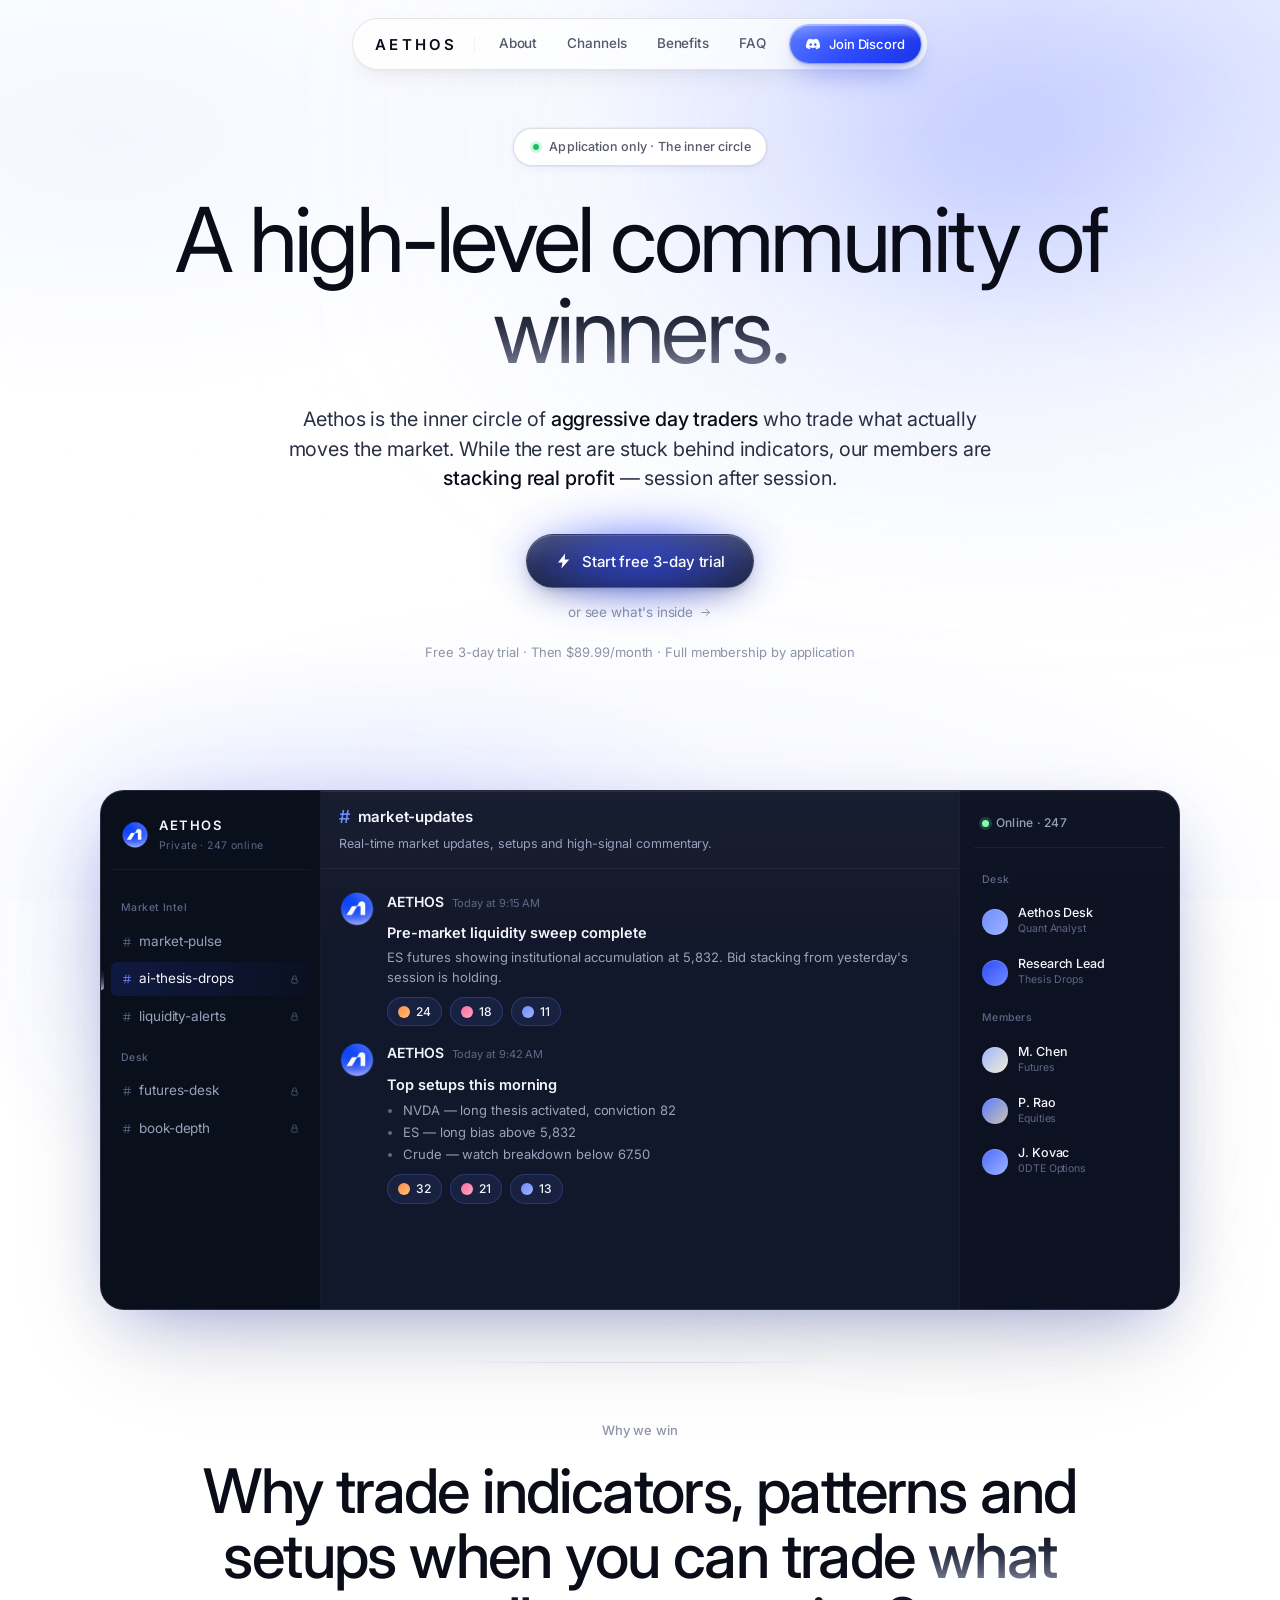
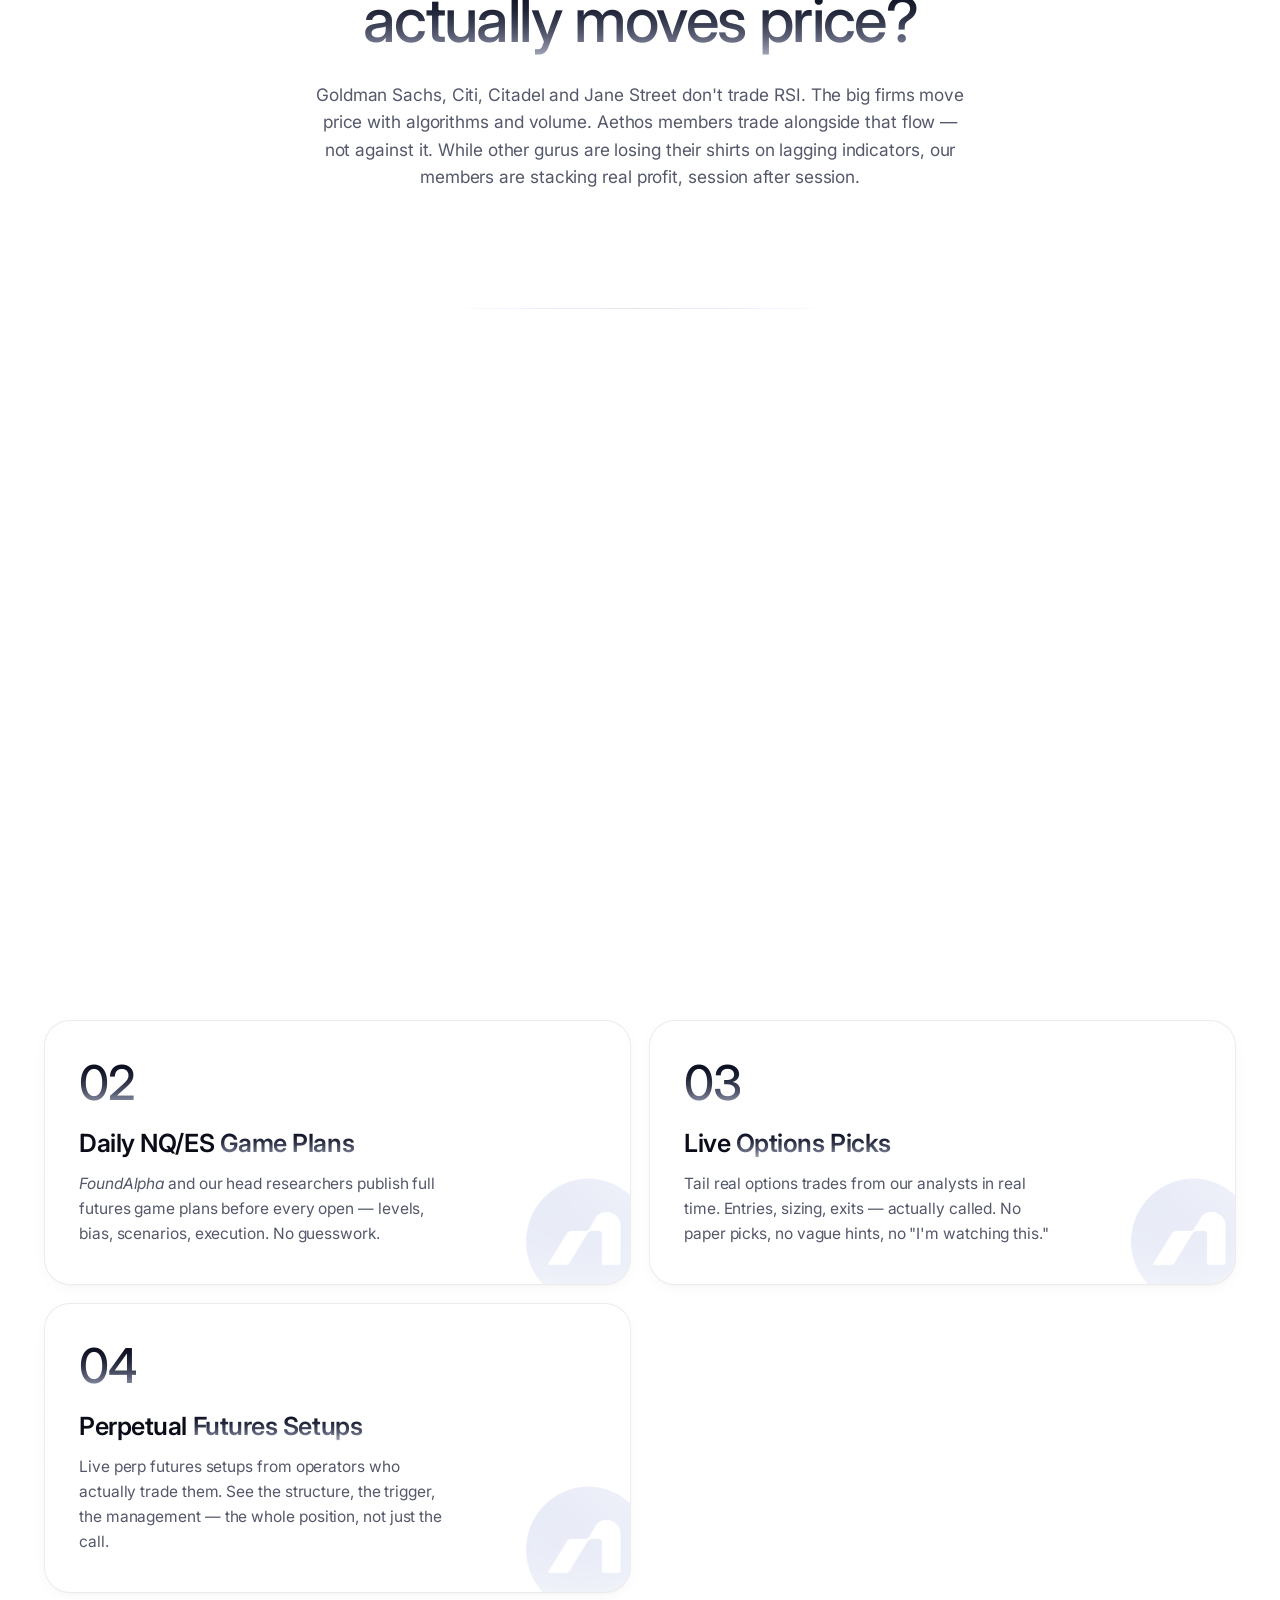
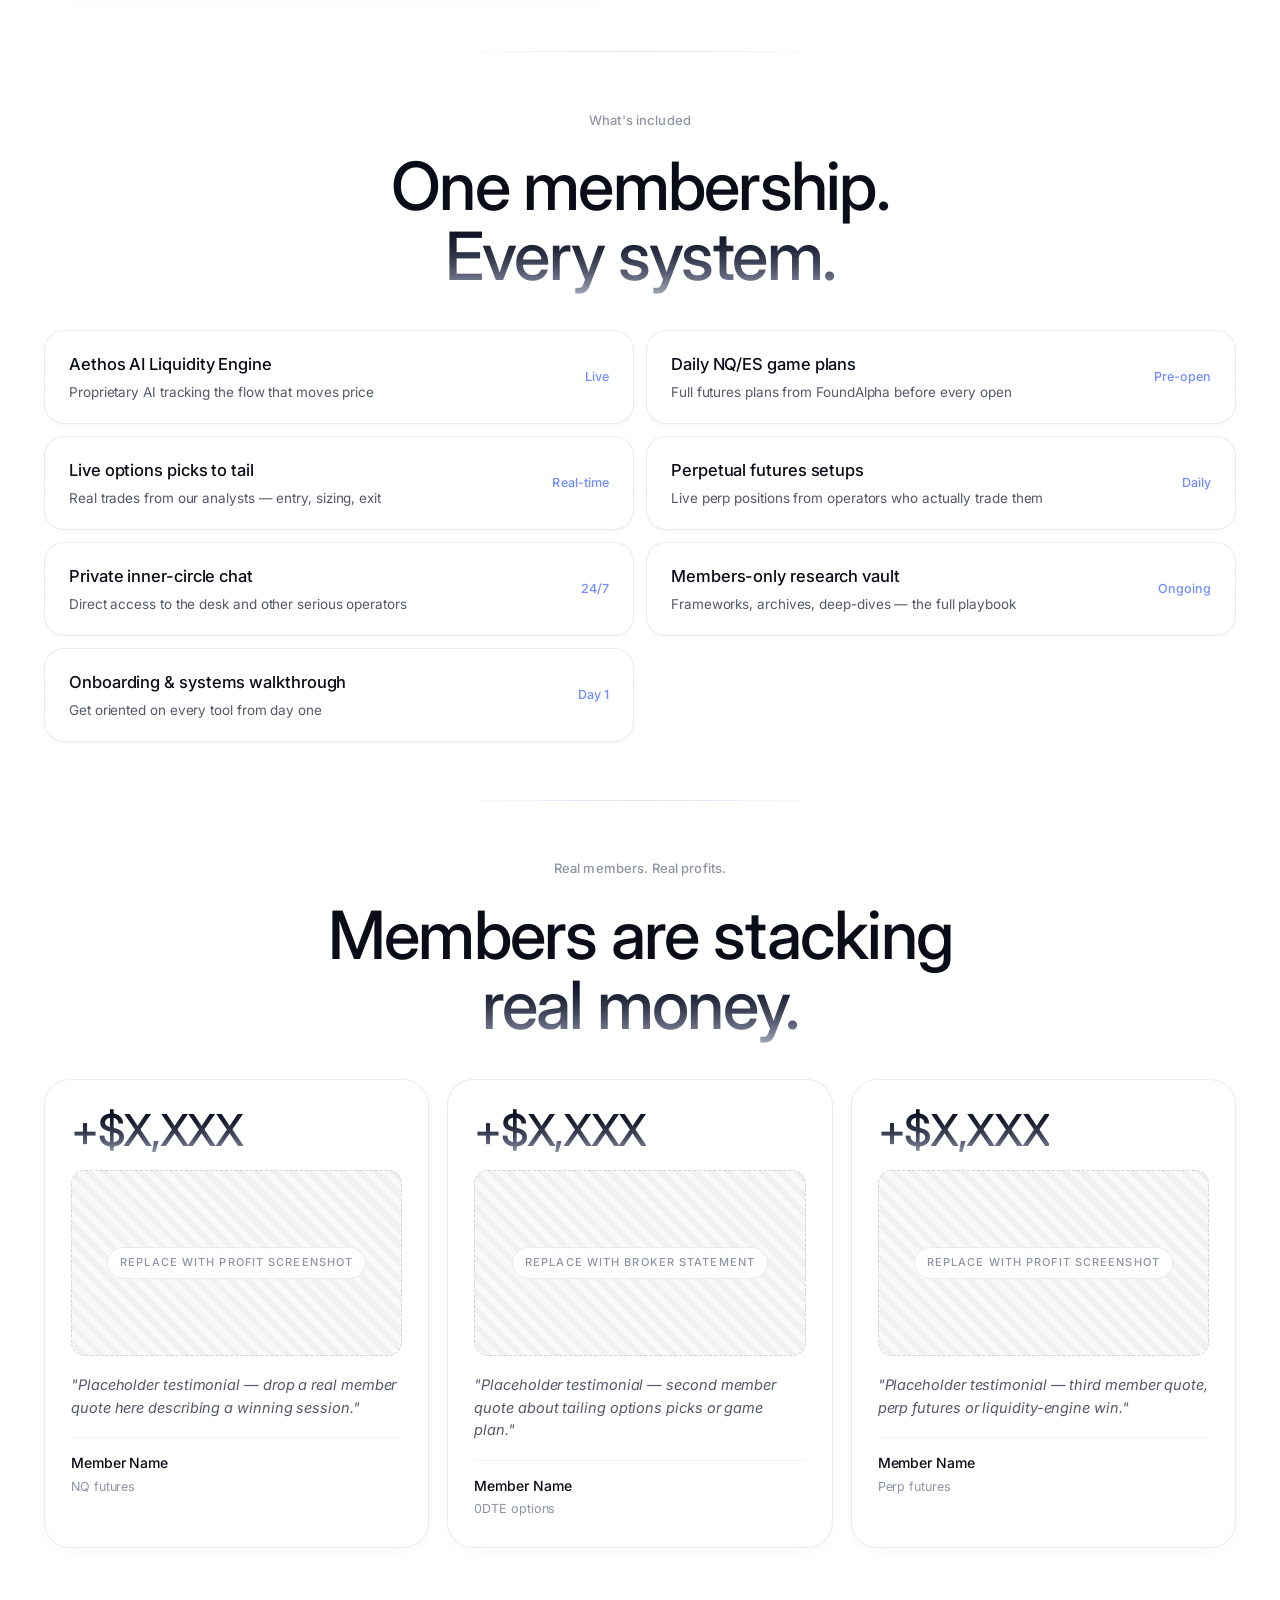
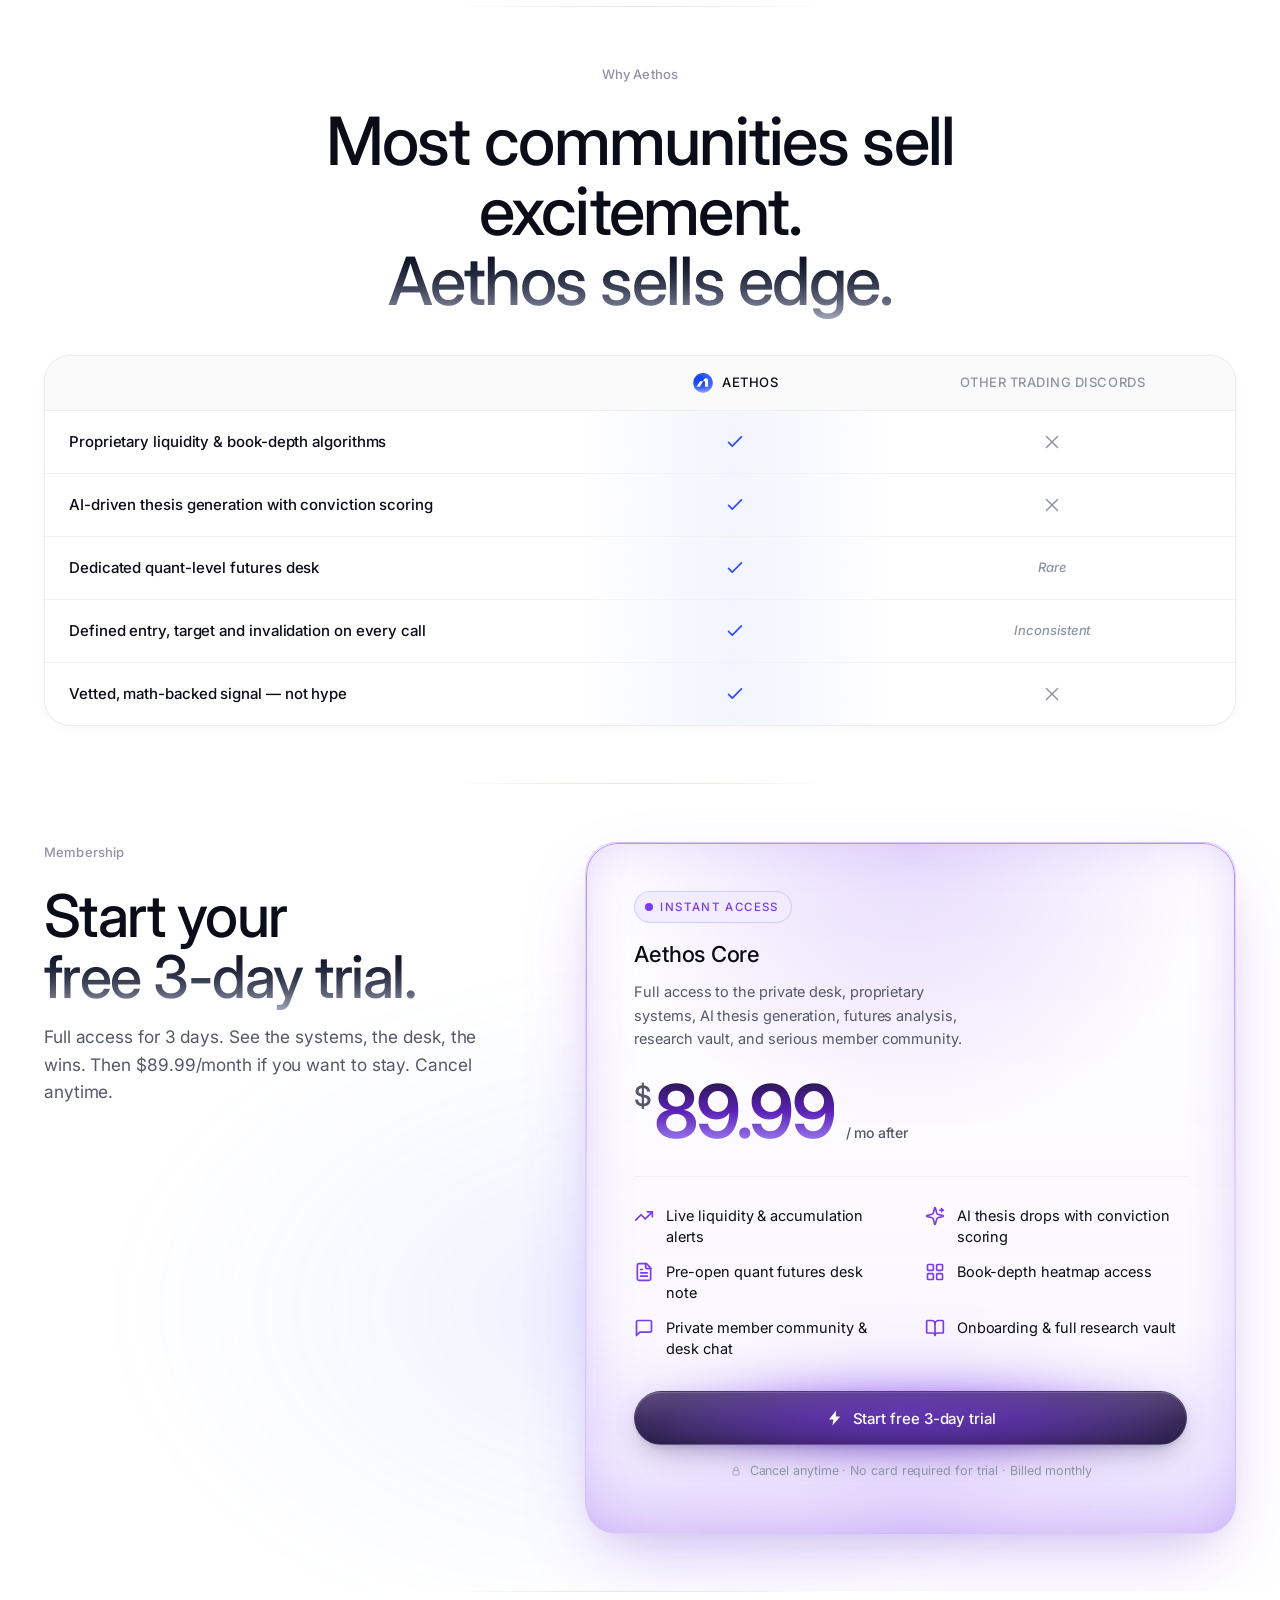
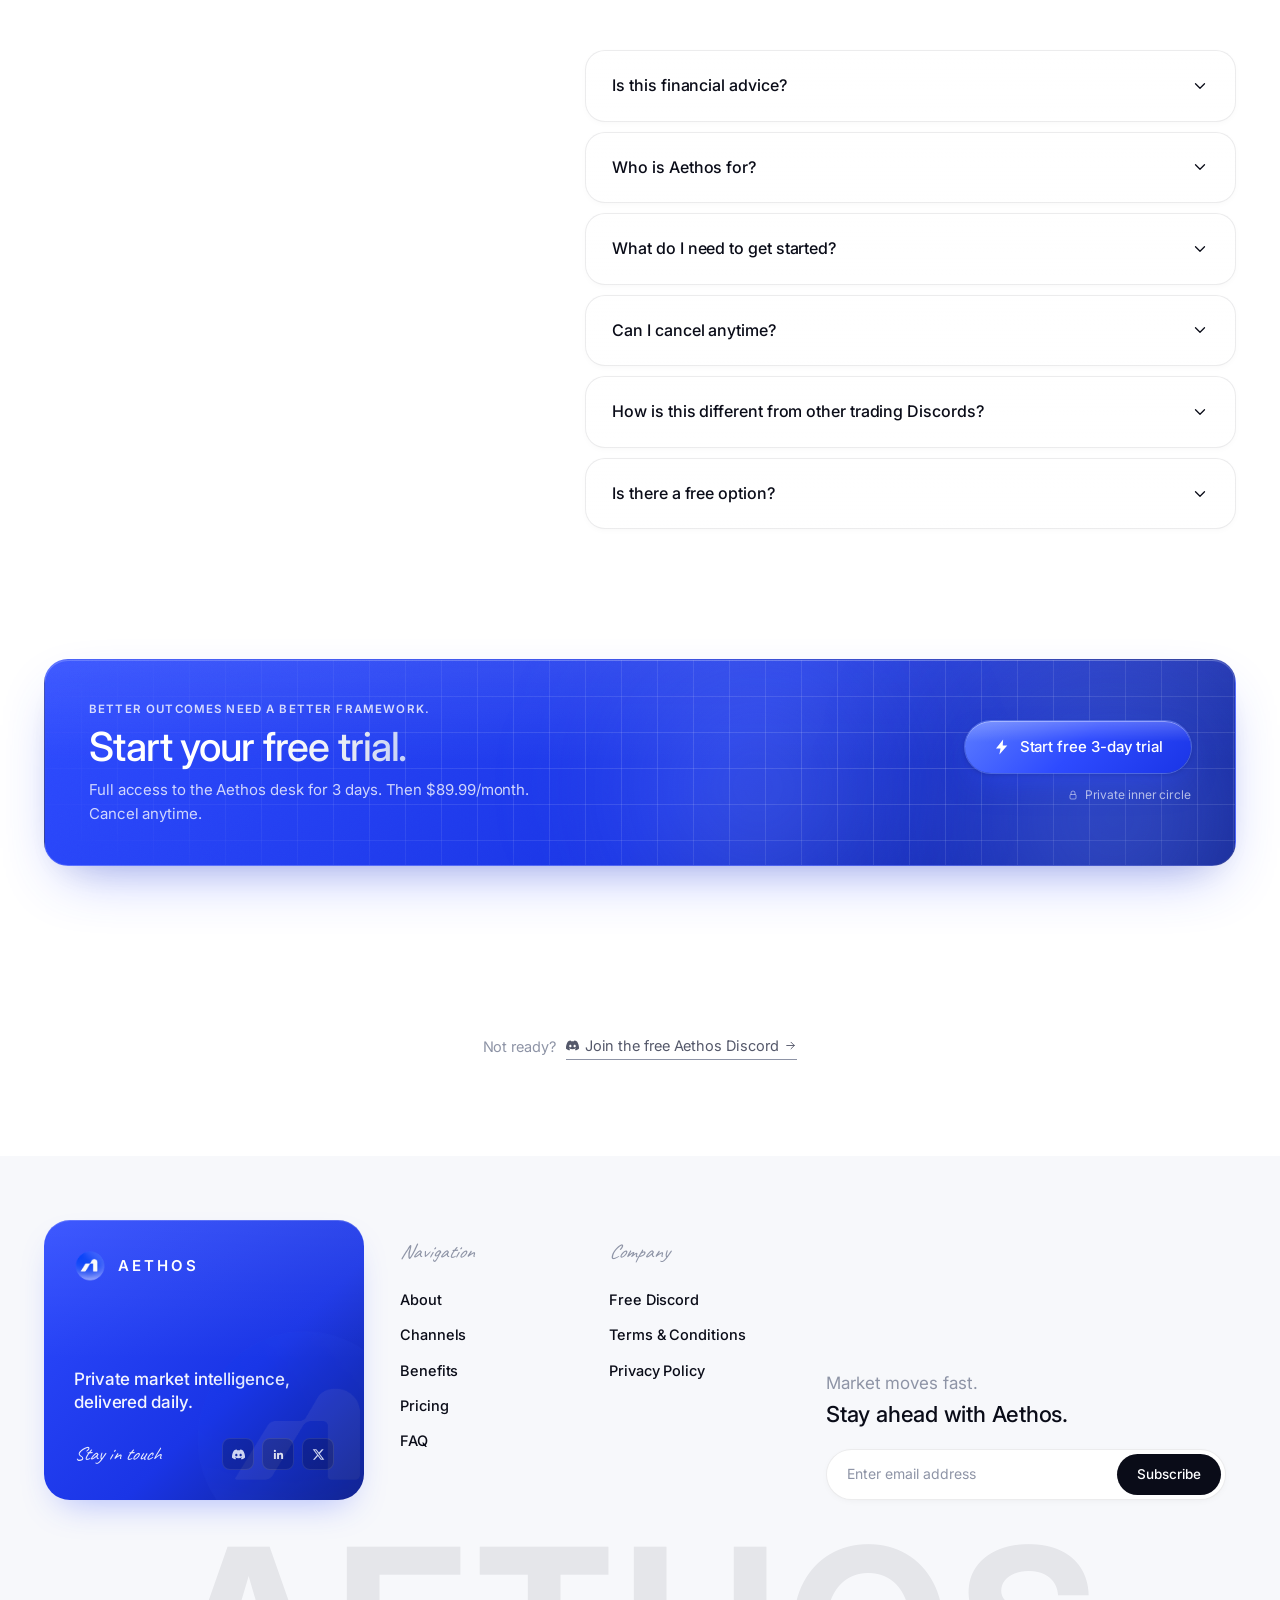
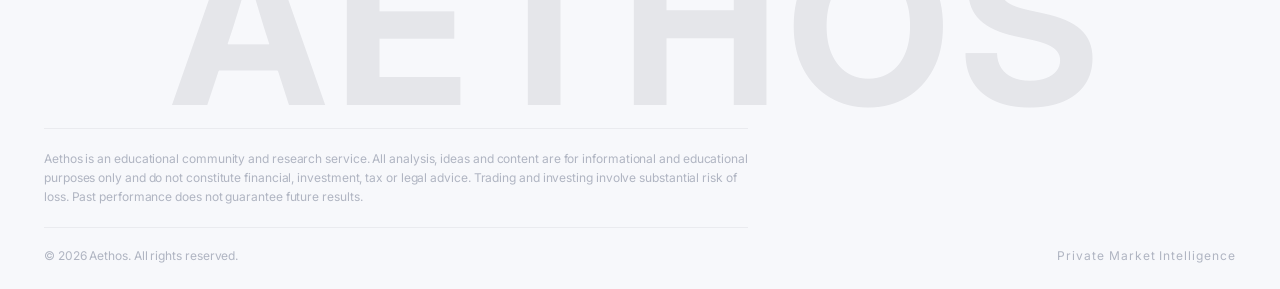
<file: index.html>
<!doctype html>
<html lang="en">
  <head>
    <meta charset="utf-8" />
    <meta name="viewport" content="width=device-width, initial-scale=1, viewport-fit=cover" />
    <meta name="theme-color" content="#0B0F1A" />
    <title>Aethos — Private Market Intelligence</title>
    <meta
      name="description"
      content="A private Discord community of traders using proprietary liquidity algorithms, book-depth engines and AI-driven thesis generation. Institutional-grade research."
    />

    <meta property="og:title" content="Aethos — Private Market Intelligence" />
    <meta property="og:description" content="The premium Aethos Discord. Institutional-grade research." />
    <meta property="og:image" content="assets/aethosgradicon.png" />
    <meta property="og:type" content="website" />

    <link rel="icon" type="image/png" href="assets/aethosgradicon.png" />

    <link rel="preconnect" href="https://fonts.googleapis.com" />
    <link rel="preconnect" href="https://fonts.gstatic.com" crossorigin />
    <!-- Inter is the cross-platform fallback for SF Pro Display -->
    <link
      href="https://fonts.googleapis.com/css2?family=Inter:wght@300;400;500;600;700&family=Caveat:wght@400;500&display=swap"
      rel="stylesheet"
    />

    <link rel="stylesheet" href="styles.css" />
    <script src="script.js" defer></script>
  </head>
  <body>
    <!-- ─────────────── REUSABLE SVG DEFS ─────────────── -->
    <svg width="0" height="0" style="position:absolute" aria-hidden="true">
      <symbol id="i-discord" viewBox="0 0 127.14 96.36">
        <path fill="currentColor" d="M107.7,8.07A105.15,105.15,0,0,0,81.47,0a72.06,72.06,0,0,0-3.36,6.83A97.68,97.68,0,0,0,49,6.83,72.37,72.37,0,0,0,45.64,0,105.89,105.89,0,0,0,19.39,8.09C2.79,32.65-1.71,56.6.54,80.21h0A105.73,105.73,0,0,0,32.71,96.36,77.7,77.7,0,0,0,39.6,85.25a68.42,68.42,0,0,1-10.85-5.18c.91-.66,1.8-1.34,2.66-2a75.57,75.57,0,0,0,64.32,0c.87.71,1.76,1.39,2.66,2a68.68,68.68,0,0,1-10.87,5.19,77,77,0,0,0,6.89,11.1A105.25,105.25,0,0,0,126.6,80.22h0C129.24,52.84,122.09,29.11,107.7,8.07ZM42.45,65.69C36.18,65.69,31,60,31,53s5-12.74,11.43-12.74S54,46,53.89,53,48.84,65.69,42.45,65.69Zm42.24,0C78.41,65.69,73.25,60,73.25,53s5-12.74,11.44-12.74S96.23,46,96.12,53,91.08,65.69,84.69,65.69Z"/>
      </symbol>
      <symbol id="i-lock" viewBox="0 0 24 24">
        <rect x="6" y="11" width="12" height="9" rx="2" fill="none" stroke="currentColor" stroke-width="1.5"/>
        <path d="M8 11V8a4 4 0 0 1 8 0v3" fill="none" stroke="currentColor" stroke-width="1.5" stroke-linecap="round"/>
      </symbol>
      <symbol id="i-arrow" viewBox="0 0 24 24">
        <path d="M5 12h14M13 6l6 6-6 6" fill="none" stroke="currentColor" stroke-width="1.7" stroke-linecap="round" stroke-linejoin="round"/>
      </symbol>
      <symbol id="i-bolt" viewBox="0 0 24 24">
        <path fill="currentColor" d="M13.5 2 4 14h6l-1.5 8L19 10h-6l.5-8Z"/>
      </symbol>
      <symbol id="i-trend" viewBox="0 0 24 24" fill="none" stroke="currentColor" stroke-width="2" stroke-linecap="round" stroke-linejoin="round">
        <path d="M22 7L13.5 15.5L8.5 10.5L2 17"/>
        <path d="M16 7H22V13"/>
      </symbol>
      <symbol id="i-spark" viewBox="0 0 24 24" fill="none" stroke="currentColor" stroke-width="2" stroke-linecap="round" stroke-linejoin="round">
        <path d="M9.94 15.5A2 2 0 0 0 8.5 14.06L2.37 12.48a.5.5 0 0 1 0-.96L8.5 9.94A2 2 0 0 0 9.94 8.5l1.58-6.13a.5.5 0 0 1 .96 0L14.06 8.5A2 2 0 0 0 15.5 9.94l6.13 1.58a.5.5 0 0 1 0 .96L15.5 14.06A2 2 0 0 0 14.06 15.5l-1.58 6.13a.5.5 0 0 1-.96 0Z"/>
        <path d="M20 3v4"/>
        <path d="M22 5h-4"/>
      </symbol>
      <symbol id="i-doc" viewBox="0 0 24 24" fill="none" stroke="currentColor" stroke-width="2" stroke-linecap="round" stroke-linejoin="round">
        <path d="M15 2H6a2 2 0 0 0-2 2v16a2 2 0 0 0 2 2h12a2 2 0 0 0 2-2V7Z"/>
        <path d="M14 2v4a2 2 0 0 0 2 2h4"/>
        <path d="M10 9H8"/>
        <path d="M16 13H8"/>
        <path d="M16 17H8"/>
      </symbol>
      <symbol id="i-heatmap" viewBox="0 0 24 24" fill="none" stroke="currentColor" stroke-width="2" stroke-linecap="round" stroke-linejoin="round">
        <rect x="3" y="3" width="7" height="7" rx="1"/>
        <rect x="14" y="3" width="7" height="7" rx="1"/>
        <rect x="14" y="14" width="7" height="7" rx="1"/>
        <rect x="3" y="14" width="7" height="7" rx="1"/>
      </symbol>
      <symbol id="i-chat" viewBox="0 0 24 24" fill="none" stroke="currentColor" stroke-width="2" stroke-linecap="round" stroke-linejoin="round">
        <path d="M21 15a2 2 0 0 1-2 2H7l-4 4V5a2 2 0 0 1 2-2h14a2 2 0 0 1 2 2Z"/>
      </symbol>
      <symbol id="i-book" viewBox="0 0 24 24" fill="none" stroke="currentColor" stroke-width="2" stroke-linecap="round" stroke-linejoin="round">
        <path d="M12 7v14"/>
        <path d="M3 18a1 1 0 0 1-1-1V4a1 1 0 0 1 1-1h5a4 4 0 0 1 4 4 4 4 0 0 1 4-4h5a1 1 0 0 1 1 1v13a1 1 0 0 1-1 1h-6a3 3 0 0 0-3 3 3 3 0 0 0-3-3Z"/>
      </symbol>
      <symbol id="i-hash" viewBox="0 0 24 24">
        <path d="M5 9h14M5 15h14M10 4l-2 16M16 4l-2 16" fill="none" stroke="currentColor" stroke-width="1.5" stroke-linecap="round"/>
      </symbol>
      <symbol id="i-x" viewBox="0 0 24 24">
        <path fill="currentColor" d="M18.244 2.25h3.308l-7.227 8.26 8.502 11.24h-6.654l-5.214-6.817L4.99 21.75H1.68l7.73-8.835L1.254 2.25h6.816l4.713 6.231Zm-1.161 17.52h1.833L7.084 4.126H5.117L17.083 19.77Z"/>
      </symbol>
      <symbol id="i-linkedin" viewBox="0 0 24 24">
        <path fill="currentColor" d="M20.45 20.45h-3.55v-5.57c0-1.33-.02-3.04-1.85-3.04-1.85 0-2.14 1.45-2.14 2.94v5.67H9.36V9h3.41v1.56h.05c.47-.9 1.64-1.85 3.37-1.85 3.61 0 4.28 2.37 4.28 5.46v6.28zM5.34 7.43a2.06 2.06 0 1 1 0-4.12 2.06 2.06 0 0 1 0 4.12zM7.12 20.45H3.56V9h3.56v11.45z"/>
      </symbol>
    </svg>

    <!-- ─────────────── FLOATING PILL NAV ─────────────── -->
    <header class="nav" data-nav>
      <div class="nav__pill">
        <a href="#" class="nav__brand" aria-label="Aethos — Private Market Intelligence">
          <span class="wordmark nav__wordmark">AETHOS</span>
        </a>

        <nav class="nav__links" aria-label="Primary" data-nav-links>
          <a href="#approach">About</a>
          <a href="#systems">Channels</a>
          <a href="#benefits">Benefits</a>
          <a href="#faq">FAQ</a>
          <span class="nav__indicator" aria-hidden="true"></span>
        </nav>

        <a href="#pricing" class="btn btn--primary btn--sm nav__cta">
          <svg class="btn__icon" aria-hidden="true"><use href="#i-discord"/></svg>
          Join Discord
        </a>

        <button class="nav__toggle" aria-label="Open menu" data-nav-toggle aria-expanded="false">
          <span></span><span></span>
        </button>
      </div>
    </header>

    <main>
      <!-- ─────────────── HERO ─────────────── -->
      <section class="hero">
        <div class="hero__bg" aria-hidden="true">
          <div class="hero__glow"></div>
          <div class="hero__grid"></div>
        </div>

        <div class="container hero__inner">
          <span class="badge" data-reveal>
            <span class="badge__dot"></span>
            Application only · The inner circle
          </span>

          <h1 class="display hero__title" data-reveal>
            A high-level community of
            <span class="grad">winners.</span>
          </h1>

          <p class="hero__sub" data-reveal>
            Aethos is the inner circle of <strong>aggressive day traders</strong> who trade
            what actually moves the market. While the rest are stuck behind
            indicators, our members are <strong>stacking real profit</strong> — session after
            session.
          </p>

          <div class="hero__ctas" data-reveal>
            <a href="#pricing" class="btn btn--dark btn--lg">
              <svg class="btn__icon" aria-hidden="true"><use href="#i-bolt"/></svg>
              Start free 3-day trial
            </a>
            <a href="#systems" class="hero__sublink">
              or see what's inside
              <svg aria-hidden="true"><use href="#i-arrow"/></svg>
            </a>
          </div>

          <p class="hero__supporting" data-reveal>
            Free 3-day trial · Then $89.99/month · Full membership by application
          </p>
        </div>
      </section>

      <!-- ─────────────── DISCORD MOCKUP (own section, full feature) ─────────────── -->
      <section class="dmock-section">
        <div class="container">
          <aside class="dmock" aria-label="Preview of the Aethos Discord" data-reveal>
            <div class="dmock__shell">
              <div class="dmock__sidebar dmock__sidebar--channels">
                <div class="dmock__server">
                  <img src="assets/aethosgradicon.png" alt="" width="28" height="28" />
                  <div class="dmock__server-text">
                    <div class="dmock__server-name">AETHOS</div>
                    <div class="dmock__server-meta">Private · 247 online</div>
                  </div>
                </div>

                <div class="dmock__section">Market Intel</div>
                <a class="dmock__ch">
                  <svg class="dmock__hash"><use href="#i-hash"/></svg>
                  market-pulse
                </a>
                <a class="dmock__ch dmock__ch--active">
                  <svg class="dmock__hash"><use href="#i-hash"/></svg>
                  ai-thesis-drops
                  <svg class="dmock__lock"><use href="#i-lock"/></svg>
                </a>
                <a class="dmock__ch">
                  <svg class="dmock__hash"><use href="#i-hash"/></svg>
                  liquidity-alerts
                  <svg class="dmock__lock"><use href="#i-lock"/></svg>
                </a>

                <div class="dmock__section">Desk</div>
                <a class="dmock__ch">
                  <svg class="dmock__hash"><use href="#i-hash"/></svg>
                  futures-desk
                  <svg class="dmock__lock"><use href="#i-lock"/></svg>
                </a>
                <a class="dmock__ch">
                  <svg class="dmock__hash"><use href="#i-hash"/></svg>
                  book-depth
                  <svg class="dmock__lock"><use href="#i-lock"/></svg>
                </a>
              </div>

              <div class="dmock__main">
                <div class="dmock__header">
                  <span class="dmock__hash-icon" aria-hidden="true">#</span>
                  <span class="dmock__header-name">market-updates</span>
                </div>

                <p class="dmock__header-desc">
                  Real-time market updates, setups and high-signal commentary.
                </p>

                <div class="dmock__feed">
                  <div class="dmock__msg">
                    <div class="dmock__avatar">
                      <img src="assets/aethosgradicon.png" alt="" width="36" height="36" />
                    </div>
                    <div class="dmock__msg-body">
                      <div class="dmock__msg-head">
                        <span class="dmock__author">AETHOS</span>
                        <span class="dmock__time">Today at 9:15 AM</span>
                      </div>
                      <p class="dmock__msg-title">Pre-market liquidity sweep complete</p>
                      <p class="dmock__msg-text">
                        ES futures showing institutional accumulation at 5,832.
                        Bid stacking from yesterday's session is holding.
                      </p>
                      <div class="dmock__reactions">
                        <span class="dmock__reaction"><span class="dmock__reaction-dot dmock__reaction-dot--1"></span> 24</span>
                        <span class="dmock__reaction"><span class="dmock__reaction-dot dmock__reaction-dot--2"></span> 18</span>
                        <span class="dmock__reaction"><span class="dmock__reaction-dot dmock__reaction-dot--3"></span> 11</span>
                      </div>
                    </div>
                  </div>

                  <div class="dmock__msg">
                    <div class="dmock__avatar">
                      <img src="assets/aethosgradicon.png" alt="" width="36" height="36" />
                    </div>
                    <div class="dmock__msg-body">
                      <div class="dmock__msg-head">
                        <span class="dmock__author">AETHOS</span>
                        <span class="dmock__time">Today at 9:42 AM</span>
                      </div>
                      <p class="dmock__msg-title">Top setups this morning</p>
                      <ul class="dmock__msg-list">
                        <li>NVDA — long thesis activated, conviction 82</li>
                        <li>ES — long bias above 5,832</li>
                        <li>Crude — watch breakdown below 67.50</li>
                      </ul>
                      <div class="dmock__reactions">
                        <span class="dmock__reaction"><span class="dmock__reaction-dot dmock__reaction-dot--1"></span> 32</span>
                        <span class="dmock__reaction"><span class="dmock__reaction-dot dmock__reaction-dot--2"></span> 21</span>
                        <span class="dmock__reaction"><span class="dmock__reaction-dot dmock__reaction-dot--3"></span> 13</span>
                      </div>
                    </div>
                  </div>
                </div>
              </div>

              <!-- Members panel (right) -->
              <div class="dmock__members">
                <div class="dmock__members-head">
                  <span class="dmock__dot-online"></span>
                  Online · 247
                </div>

                <div class="dmock__members-group">Desk</div>
                <div class="dmock__member">
                  <span class="dmock__avatar-sm" style="background: linear-gradient(135deg, #6E8CFF, #9DB4FF);"></span>
                  <div>
                    <div class="dmock__member-name">Aethos Desk</div>
                    <div class="dmock__member-role">Quant Analyst</div>
                  </div>
                </div>
                <div class="dmock__member">
                  <span class="dmock__avatar-sm" style="background: linear-gradient(135deg, #2E4BFF, #6E8CFF);"></span>
                  <div>
                    <div class="dmock__member-name">Research Lead</div>
                    <div class="dmock__member-role">Thesis Drops</div>
                  </div>
                </div>

                <div class="dmock__members-group">Members</div>
                <div class="dmock__member">
                  <span class="dmock__avatar-sm" style="background: linear-gradient(135deg, #9DB4FF, #F4ECD6);"></span>
                  <div>
                    <div class="dmock__member-name">M. Chen</div>
                    <div class="dmock__member-role">Futures</div>
                  </div>
                </div>
                <div class="dmock__member">
                  <span class="dmock__avatar-sm" style="background: linear-gradient(135deg, #5B7BFF, #C8C4B0);"></span>
                  <div>
                    <div class="dmock__member-name">P. Rao</div>
                    <div class="dmock__member-role">Equities</div>
                  </div>
                </div>
                <div class="dmock__member">
                  <span class="dmock__avatar-sm" style="background: linear-gradient(135deg, #4C6BFF, #9DB4FF);"></span>
                  <div>
                    <div class="dmock__member-name">J. Kovac</div>
                    <div class="dmock__member-role">0DTE Options</div>
                  </div>
                </div>
              </div>
            </div>

            <div class="dmock__halo" aria-hidden="true"></div>
          </aside>
        </div>
      </section>

      <hr class="divider" aria-hidden="true" />

      <!-- ─────────────── APPROACH / MANIFESTO (centered, stacked) ─────────────── -->
      <section id="approach" class="section">
        <div class="container container--narrow approach">
          <p class="eyebrow approach__eyebrow" data-reveal>Why we win</p>

          <h2 class="display approach__title" data-reveal>
            Why trade indicators, patterns and setups when you can trade
            <span class="grad">what actually moves price?</span>
          </h2>

          <p class="lede approach__lede" data-reveal>
            Goldman Sachs, Citi, Citadel and Jane Street don't trade RSI.
            The big firms move price with algorithms and volume. Aethos
            members trade alongside that flow — not against it. While
            other gurus are losing their shirts on lagging indicators,
            our members are stacking real profit, session after session.
          </p>

          <p class="script-accent approach__script" data-reveal>— we trade with the firms, not against them.</p>
        </div>
      </section>

      <hr class="divider" aria-hidden="true" />

      <!-- ─────────────── SYSTEMS ─────────────── -->
      <section id="systems" class="section">
        <div class="container">
          <div class="section__head section__head--left">
            <p class="eyebrow" data-reveal>Proprietary systems</p>
            <h2 class="display" data-reveal>
              Built on <span class="grad">infrastructure</span>
              <br />
              retail doesn't see.
            </h2>
          </div>

          <div class="systems-grid">
            <!-- 01 Liquidity Algorithm — FEATURED with chart -->
            <article class="sys-card sys-card--featured" data-reveal>
              <div class="sys-card__text">
                <div class="sys-card__head">
                  <span class="sys-card__num grad">01</span>
                </div>
                <h3 class="sys-card__title">
                  Aethos AI <span class="grad">Liquidity Engine</span>
                </h3>
                <p class="sys-card__body">
                  Our proprietary AI tracks where the big algorithms are
                  positioning — the same flow Goldman, Citi, Citadel and
                  Jane Street use to move price. Members trade alongside it.
                </p>
              </div>
              <figure class="sys-card__visual">
                <img
                  src="assets/liquidity-chart.png"
                  alt="Aethos Liquidity Engine — chart showing how the obvious retail stop cluster sits above the true Aethos liquidity zone at the major swing low"
                  loading="lazy"
                />
              </figure>
            </article>

            <!-- 02 Book-Depth Engine -->
            <article class="sys-card" data-reveal>
              <div class="sys-card__head">
                <span class="sys-card__num grad">02</span>
              </div>
              <h3 class="sys-card__title">
                Daily NQ/ES <span class="grad">Game Plans</span>
              </h3>
              <p class="sys-card__body">
                <em>FoundAlpha</em> and our head researchers publish full
                futures game plans before every open — levels, bias,
                scenarios, execution. No guesswork.
              </p>
              <img src="assets/aethosgradicon.png" alt="" class="sys-card__watermark" aria-hidden="true" />
            </article>

            <!-- 03 AI Thesis Generator -->
            <article class="sys-card" data-reveal>
              <div class="sys-card__head">
                <span class="sys-card__num grad">03</span>
              </div>
              <h3 class="sys-card__title">
                Live <span class="grad">Options Picks</span>
              </h3>
              <p class="sys-card__body">
                Tail real options trades from our analysts in real time.
                Entries, sizing, exits — actually called. No paper picks,
                no vague hints, no "I'm watching this."
              </p>
              <img src="assets/aethosgradicon.png" alt="" class="sys-card__watermark" aria-hidden="true" />
            </article>

            <!-- 04 Quant Futures Desk -->
            <article class="sys-card" data-reveal>
              <div class="sys-card__head">
                <span class="sys-card__num grad">04</span>
              </div>
              <h3 class="sys-card__title">
                Perpetual <span class="grad">Futures Setups</span>
              </h3>
              <p class="sys-card__body">
                Live perp futures setups from operators who actually
                trade them. See the structure, the trigger, the
                management — the whole position, not just the call.
              </p>
              <img src="assets/aethosgradicon.png" alt="" class="sys-card__watermark" aria-hidden="true" />
            </article>
          </div>
        </div>
      </section>

      <hr class="divider" aria-hidden="true" />

      <!-- ─────────────── WHAT'S INCLUDED ─────────────── -->
      <section class="section">
        <div class="container">
          <div class="section__head">
            <p class="eyebrow" data-reveal>What's included</p>
            <h2 class="display" data-reveal>
              One membership.
              <br />
              <span class="grad">Every system.</span>
            </h2>
          </div>

          <ul class="included" data-reveal>
            <li>
              <div>
                <div class="included__name">Aethos AI Liquidity Engine</div>
                <div class="included__sub">Proprietary AI tracking the flow that moves price</div>
              </div>
              <span class="included__tag">Live</span>
            </li>
            <li>
              <div>
                <div class="included__name">Daily NQ/ES game plans</div>
                <div class="included__sub">Full futures plans from FoundAlpha before every open</div>
              </div>
              <span class="included__tag">Pre-open</span>
            </li>
            <li>
              <div>
                <div class="included__name">Live options picks to tail</div>
                <div class="included__sub">Real trades from our analysts — entry, sizing, exit</div>
              </div>
              <span class="included__tag">Real-time</span>
            </li>
            <li>
              <div>
                <div class="included__name">Perpetual futures setups</div>
                <div class="included__sub">Live perp positions from operators who actually trade them</div>
              </div>
              <span class="included__tag">Daily</span>
            </li>
            <li>
              <div>
                <div class="included__name">Private inner-circle chat</div>
                <div class="included__sub">Direct access to the desk and other serious operators</div>
              </div>
              <span class="included__tag">24/7</span>
            </li>
            <li>
              <div>
                <div class="included__name">Members-only research vault</div>
                <div class="included__sub">Frameworks, archives, deep-dives — the full playbook</div>
              </div>
              <span class="included__tag">Ongoing</span>
            </li>
            <li>
              <div>
                <div class="included__name">Onboarding &amp; systems walkthrough</div>
                <div class="included__sub">Get oriented on every tool from day one</div>
              </div>
              <span class="included__tag">Day 1</span>
            </li>
          </ul>
        </div>
      </section>

      <hr class="divider" aria-hidden="true" />

      <!-- ─────────────── PROOF / RESULTS (placeholders for real screenshots) ─────────────── -->
      <section class="section proof-section">
        <div class="container">
          <div class="section__head">
            <p class="eyebrow" data-reveal>Real members. Real profits.</p>
            <h2 class="display" data-reveal>
              Members are stacking
              <br />
              <span class="grad">real money.</span>
            </h2>
          </div>

          <div class="proof__grid">
            <article class="proof__card" data-reveal>
              <div class="proof__amount"><span class="grad">+$X,XXX</span></div>
              <div class="proof__screenshot" aria-hidden="true">
                <span class="proof__placeholder">Replace with profit screenshot</span>
              </div>
              <blockquote class="proof__quote">
                "Placeholder testimonial — drop a real member quote here describing
                a winning session."
              </blockquote>
              <div class="proof__author">
                <span class="proof__author-name">Member Name</span>
                <span class="proof__author-role">NQ futures</span>
              </div>
            </article>

            <article class="proof__card" data-reveal>
              <div class="proof__amount"><span class="grad">+$X,XXX</span></div>
              <div class="proof__screenshot" aria-hidden="true">
                <span class="proof__placeholder">Replace with broker statement</span>
              </div>
              <blockquote class="proof__quote">
                "Placeholder testimonial — second member quote about tailing
                options picks or game plan."
              </blockquote>
              <div class="proof__author">
                <span class="proof__author-name">Member Name</span>
                <span class="proof__author-role">0DTE options</span>
              </div>
            </article>

            <article class="proof__card" data-reveal>
              <div class="proof__amount"><span class="grad">+$X,XXX</span></div>
              <div class="proof__screenshot" aria-hidden="true">
                <span class="proof__placeholder">Replace with profit screenshot</span>
              </div>
              <blockquote class="proof__quote">
                "Placeholder testimonial — third member quote, perp futures or
                liquidity-engine win."
              </blockquote>
              <div class="proof__author">
                <span class="proof__author-name">Member Name</span>
                <span class="proof__author-role">Perp futures</span>
              </div>
            </article>
          </div>
        </div>
      </section>

      <hr class="divider" aria-hidden="true" />

      <!-- ─────────────── COMPARISON TABLE ─────────────── -->
      <section id="benefits" class="section compare-section">
        <div class="container">
          <div class="section__head">
            <p class="eyebrow" data-reveal>Why Aethos</p>
            <h2 class="display" data-reveal>
              Most communities sell excitement.
              <br />
              <span class="grad">Aethos sells edge.</span>
            </h2>
          </div>

          <div class="compare" data-reveal>
            <div class="compare__head">
              <div class="compare__label-cell"></div>
              <div class="compare__col compare__col--us">
                <img src="assets/aethosgradicon.png" alt="" width="22" height="22" />
                Aethos
              </div>
              <div class="compare__col compare__col--them">
                Other trading Discords
              </div>
            </div>

            <div class="compare__row">
              <div class="compare__label">Proprietary liquidity &amp; book-depth algorithms</div>
              <div class="compare__val compare__val--us">
                <svg viewBox="0 0 24 24" aria-hidden="true"><path d="M5 12.5l4 4 10-10" fill="none" stroke="currentColor" stroke-width="1.8" stroke-linecap="round" stroke-linejoin="round"/></svg>
              </div>
              <div class="compare__val compare__val--them">
                <svg viewBox="0 0 24 24" aria-hidden="true"><path d="M6 6l12 12M18 6L6 18" fill="none" stroke="currentColor" stroke-width="1.6" stroke-linecap="round"/></svg>
              </div>
            </div>

            <div class="compare__row">
              <div class="compare__label">AI-driven thesis generation with conviction scoring</div>
              <div class="compare__val compare__val--us">
                <svg viewBox="0 0 24 24" aria-hidden="true"><path d="M5 12.5l4 4 10-10" fill="none" stroke="currentColor" stroke-width="1.8" stroke-linecap="round" stroke-linejoin="round"/></svg>
              </div>
              <div class="compare__val compare__val--them">
                <svg viewBox="0 0 24 24" aria-hidden="true"><path d="M6 6l12 12M18 6L6 18" fill="none" stroke="currentColor" stroke-width="1.6" stroke-linecap="round"/></svg>
              </div>
            </div>

            <div class="compare__row">
              <div class="compare__label">Dedicated quant-level futures desk</div>
              <div class="compare__val compare__val--us">
                <svg viewBox="0 0 24 24" aria-hidden="true"><path d="M5 12.5l4 4 10-10" fill="none" stroke="currentColor" stroke-width="1.8" stroke-linecap="round" stroke-linejoin="round"/></svg>
              </div>
              <div class="compare__val compare__val--them compare__val--meh">
                Rare
              </div>
            </div>

            <div class="compare__row">
              <div class="compare__label">Defined entry, target and invalidation on every call</div>
              <div class="compare__val compare__val--us">
                <svg viewBox="0 0 24 24" aria-hidden="true"><path d="M5 12.5l4 4 10-10" fill="none" stroke="currentColor" stroke-width="1.8" stroke-linecap="round" stroke-linejoin="round"/></svg>
              </div>
              <div class="compare__val compare__val--them compare__val--meh">
                Inconsistent
              </div>
            </div>

            <div class="compare__row">
              <div class="compare__label">Vetted, math-backed signal — not hype</div>
              <div class="compare__val compare__val--us">
                <svg viewBox="0 0 24 24" aria-hidden="true"><path d="M5 12.5l4 4 10-10" fill="none" stroke="currentColor" stroke-width="1.8" stroke-linecap="round" stroke-linejoin="round"/></svg>
              </div>
              <div class="compare__val compare__val--them">
                <svg viewBox="0 0 24 24" aria-hidden="true"><path d="M6 6l12 12M18 6L6 18" fill="none" stroke="currentColor" stroke-width="1.6" stroke-linecap="round"/></svg>
              </div>
            </div>
          </div>
        </div>
      </section>

      <hr class="divider" aria-hidden="true" />

      <!-- ─────────────── PRICING ─────────────── -->
      <section id="pricing" class="section pricing-section">
        <div class="pricing-section__halo" aria-hidden="true"></div>
        <div class="container split__grid">
          <div class="split__head" data-reveal>
            <p class="eyebrow">Membership</p>
            <h2 class="display split__title">
              Start your
              <br />
              <span class="grad">free 3-day trial.</span>
            </h2>
            <p class="lede lede--sub">
              Full access for 3 days. See the systems, the desk, the wins.
              Then $89.99/month if you want to stay. Cancel anytime.
            </p>
          </div>

          <div class="split__body">
          <div class="pricing" data-reveal>
            <div class="pricing__head">
              <div>
                <span class="pricing__trial pricing__trial--badge">
                  <span class="pricing__trial-dot" aria-hidden="true"></span>
                  Instant access
                </span>
                <h3 class="pricing__name">Aethos Core</h3>
                <p class="pricing__lede">
                  Full access to the private desk, proprietary systems,
                  AI thesis generation, futures analysis, research vault,
                  and serious member community.
                </p>
              </div>
              <div class="pricing__price">
                <div class="pricing__then">
                  <span class="pricing__currency">$</span>
                  <strong class="grad">89.99</strong>
                  <span class="pricing__per">/ mo after</span>
                </div>
              </div>
            </div>

            <ul class="pricing__list">
              <li>
                <svg class="pricing__check" aria-hidden="true"><use href="#i-trend"/></svg>
                Live liquidity &amp; accumulation alerts
              </li>
              <li>
                <svg class="pricing__check" aria-hidden="true"><use href="#i-spark"/></svg>
                AI thesis drops with conviction scoring
              </li>
              <li>
                <svg class="pricing__check" aria-hidden="true"><use href="#i-doc"/></svg>
                Pre-open quant futures desk note
              </li>
              <li>
                <svg class="pricing__check" aria-hidden="true"><use href="#i-heatmap"/></svg>
                Book-depth heatmap access
              </li>
              <li>
                <svg class="pricing__check" aria-hidden="true"><use href="#i-chat"/></svg>
                Private member community &amp; desk chat
              </li>
              <li>
                <svg class="pricing__check" aria-hidden="true"><use href="#i-book"/></svg>
                Onboarding &amp; full research vault
              </li>
            </ul>

            <a href="#" class="btn btn--dark btn--lg btn--block">
              <svg class="btn__icon" aria-hidden="true"><use href="#i-bolt"/></svg>
              Start free 3-day trial
            </a>
            <p class="pricing__fine">
              <svg class="pricing__fine-icon" aria-hidden="true"><use href="#i-lock"/></svg>
              Cancel anytime · No card required for trial · Billed monthly
            </p>
          </div>
          </div>
        </div>
      </section>

      <hr class="divider" aria-hidden="true" />

      <!-- ─────────────── FAQ ─────────────── -->
      <section id="faq" class="section">
        <div class="container split__grid">
          <div class="split__head split__head--sticky" data-reveal>
            <p class="eyebrow">FAQ</p>
            <h2 class="display split__title">
              Common
              <br />
              <span class="grad">questions.</span>
            </h2>
            <p class="script-accent">— answered.</p>
          </div>

          <div class="split__body">
          <div class="faq" data-faq>
            <details class="faq__item">
              <summary>
                <span>Is this financial advice?</span>
                <svg class="faq__chevron" viewBox="0 0 24 24" aria-hidden="true">
                  <path d="M6 9l6 6 6-6" fill="none" stroke="currentColor" stroke-width="1.7" stroke-linecap="round" stroke-linejoin="round"/>
                </svg>
              </summary>
              <div class="faq__body">
                No. Aethos publishes educational analysis, research and trade
                ideas for informational purposes only. Nothing inside the
                community is personalized financial advice. You are responsible
                for your own trading decisions.
              </div>
            </details>

            <details class="faq__item">
              <summary>
                <span>Who is Aethos for?</span>
                <svg class="faq__chevron" viewBox="0 0 24 24" aria-hidden="true">
                  <path d="M6 9l6 6 6-6" fill="none" stroke="currentColor" stroke-width="1.7" stroke-linecap="round" stroke-linejoin="round"/>
                </svg>
              </summary>
              <div class="faq__body">
                Active traders and investors who want to operate with structure
                — options traders, futures traders, swing equity investors,
                and anyone tired of gambling-style "calls" and ready for
                math-backed conviction.
              </div>
            </details>

            <details class="faq__item">
              <summary>
                <span>What do I need to get started?</span>
                <svg class="faq__chevron" viewBox="0 0 24 24" aria-hidden="true">
                  <path d="M6 9l6 6 6-6" fill="none" stroke="currentColor" stroke-width="1.7" stroke-linecap="round" stroke-linejoin="round"/>
                </svg>
              </summary>
              <div class="faq__body">
                A brokerage account, a Discord account, and a willingness to
                follow a process. Onboarding is included so you can use every
                system from day one.
              </div>
            </details>

            <details class="faq__item">
              <summary>
                <span>Can I cancel anytime?</span>
                <svg class="faq__chevron" viewBox="0 0 24 24" aria-hidden="true">
                  <path d="M6 9l6 6 6-6" fill="none" stroke="currentColor" stroke-width="1.7" stroke-linecap="round" stroke-linejoin="round"/>
                </svg>
              </summary>
              <div class="faq__body">
                Yes. Membership is month-to-month with no contracts and no
                cancellation fees.
              </div>
            </details>

            <details class="faq__item">
              <summary>
                <span>How is this different from other trading Discords?</span>
                <svg class="faq__chevron" viewBox="0 0 24 24" aria-hidden="true">
                  <path d="M6 9l6 6 6-6" fill="none" stroke="currentColor" stroke-width="1.7" stroke-linecap="round" stroke-linejoin="round"/>
                </svg>
              </summary>
              <div class="faq__body">
                Most trading rooms are entertainment. Aethos is infrastructure.
                We build proprietary tools normally reserved for prop desks —
                liquidity engines, depth-of-book analytics, AI thesis
                generation — and deliver the outputs to members alongside
                structured, defined-risk ideas.
              </div>
            </details>

            <details class="faq__item">
              <summary>
                <span>Is there a free option?</span>
                <svg class="faq__chevron" viewBox="0 0 24 24" aria-hidden="true">
                  <path d="M6 9l6 6 6-6" fill="none" stroke="currentColor" stroke-width="1.7" stroke-linecap="round" stroke-linejoin="round"/>
                </svg>
              </summary>
              <div class="faq__body">
                A free Aethos Discord exists if you want to get a feel for the
                community first. It's quieter than the member desk and doesn't
                include the proprietary systems — the link is at the bottom of
                this page.
              </div>
            </details>
          </div>
          </div>
        </div>
      </section>

      <!-- ─────────────── FINAL PAID CTA (horizontal card) ─────────────── -->
      <section class="cta">
        <div class="container">
          <div class="cta-card" data-reveal>
            <div class="cta-card__texture" aria-hidden="true"></div>
            <div class="cta-card__noise" aria-hidden="true"></div>
            <div class="cta-card__orb cta-card__orb--a" aria-hidden="true"></div>
            <div class="cta-card__orb cta-card__orb--b" aria-hidden="true"></div>

            <div class="cta-card__content">
              <p class="eyebrow eyebrow--bright">Better outcomes need a better framework.</p>
              <h2 class="cta-card__title">Start your <span class="grad">free trial.</span></h2>
              <p class="cta-card__body">
                Full access to the Aethos desk for 3 days. Then $89.99/month. Cancel anytime.
              </p>
            </div>

            <div class="cta-card__action">
              <a href="#pricing" class="btn btn--primary btn--lg">
                <svg class="btn__icon" aria-hidden="true"><use href="#i-bolt"/></svg>
                Start free 3-day trial
              </a>
              <p class="cta-card__fine">
                <svg class="cta-card__fine-icon" aria-hidden="true"><use href="#i-lock"/></svg>
                Private inner circle
              </p>
            </div>
          </div>
        </div>
      </section>

      <!-- ─────────────── SUBORDINATED FREE DISCORD ─────────────── -->
      <div class="free">
        <div class="container container--narrow">
          <p class="free__line">
            Not ready?
            <a href="#" class="free__link">
              <svg aria-hidden="true"><use href="#i-discord"/></svg>
              Join the free Aethos Discord
              <svg aria-hidden="true"><use href="#i-arrow"/></svg>
            </a>
          </p>
        </div>
      </div>
    </main>

    <!-- ─────────────── FOOTER (Kresna-style) ─────────────── -->
    <footer class="footer">
      <div class="container">
        <div class="footer__grid">
          <!-- Left: branded card -->
          <div class="footer__brand-card">
            <a href="#" class="footer__brand-header" aria-label="Aethos home">
              <img src="assets/aethosgradicon.png" alt="" width="32" height="32" loading="lazy" />
              <span class="wordmark">AETHOS</span>
            </a>
            <div class="footer__brand-bottom">
              <p class="footer__brand-tagline">
                Private market intelligence,
                <br />
                delivered daily.
              </p>
              <div class="footer__brand-social">
                <p class="footer__brand-stay">Stay in touch</p>
                <div class="footer__social">
                  <a href="#" aria-label="Discord" class="footer__icon">
                    <svg viewBox="0 0 24 24" aria-hidden="true"><use href="#i-discord"/></svg>
                  </a>
                  <a href="#" aria-label="LinkedIn" class="footer__icon">
                    <svg viewBox="0 0 24 24" aria-hidden="true"><use href="#i-linkedin"/></svg>
                  </a>
                  <a href="#" aria-label="X" class="footer__icon">
                    <svg viewBox="0 0 24 24" aria-hidden="true"><use href="#i-x"/></svg>
                  </a>
                </div>
              </div>
            </div>
          </div>

          <!-- Middle: link columns -->
          <div class="footer__nav">
            <div class="footer__nav-col">
              <p class="footer__nav-title">Navigation</p>
              <a href="#approach">About</a>
              <a href="#systems">Channels</a>
              <a href="#benefits">Benefits</a>
              <a href="#pricing">Pricing</a>
              <a href="#faq">FAQ</a>
            </div>
            <div class="footer__nav-col">
              <p class="footer__nav-title">Company</p>
              <a href="#">Free Discord</a>
              <a href="#">Terms &amp; Conditions</a>
              <a href="#">Privacy Policy</a>
            </div>
          </div>

          <!-- Right: subscribe -->
          <div class="footer__sub">
            <p class="footer__sub-eyebrow">Market moves fast.</p>
            <p class="footer__sub-title">Stay ahead with Aethos.</p>
            <form class="footer__email" onsubmit="event.preventDefault()">
              <input type="email" placeholder="Enter email address" aria-label="Email address" />
              <button type="submit">Subscribe</button>
            </form>
          </div>
        </div>

        <!-- Big wordmark watermark -->
        <div class="footer__watermark" aria-hidden="true">AETHOS</div>

        <p class="footer__disclaimer">
          Aethos is an educational community and research service. All analysis,
          ideas and content are for informational and educational purposes only
          and do not constitute financial, investment, tax or legal advice.
          Trading and investing involve substantial risk of loss. Past
          performance does not guarantee future results.
        </p>

        <div class="footer__bottom">
          <span>© <span data-year>2026</span> Aethos. All rights reserved.</span>
          <span class="footer__tag">Private Market Intelligence</span>
        </div>
      </div>
    </footer>
  </body>
</html>
</file>
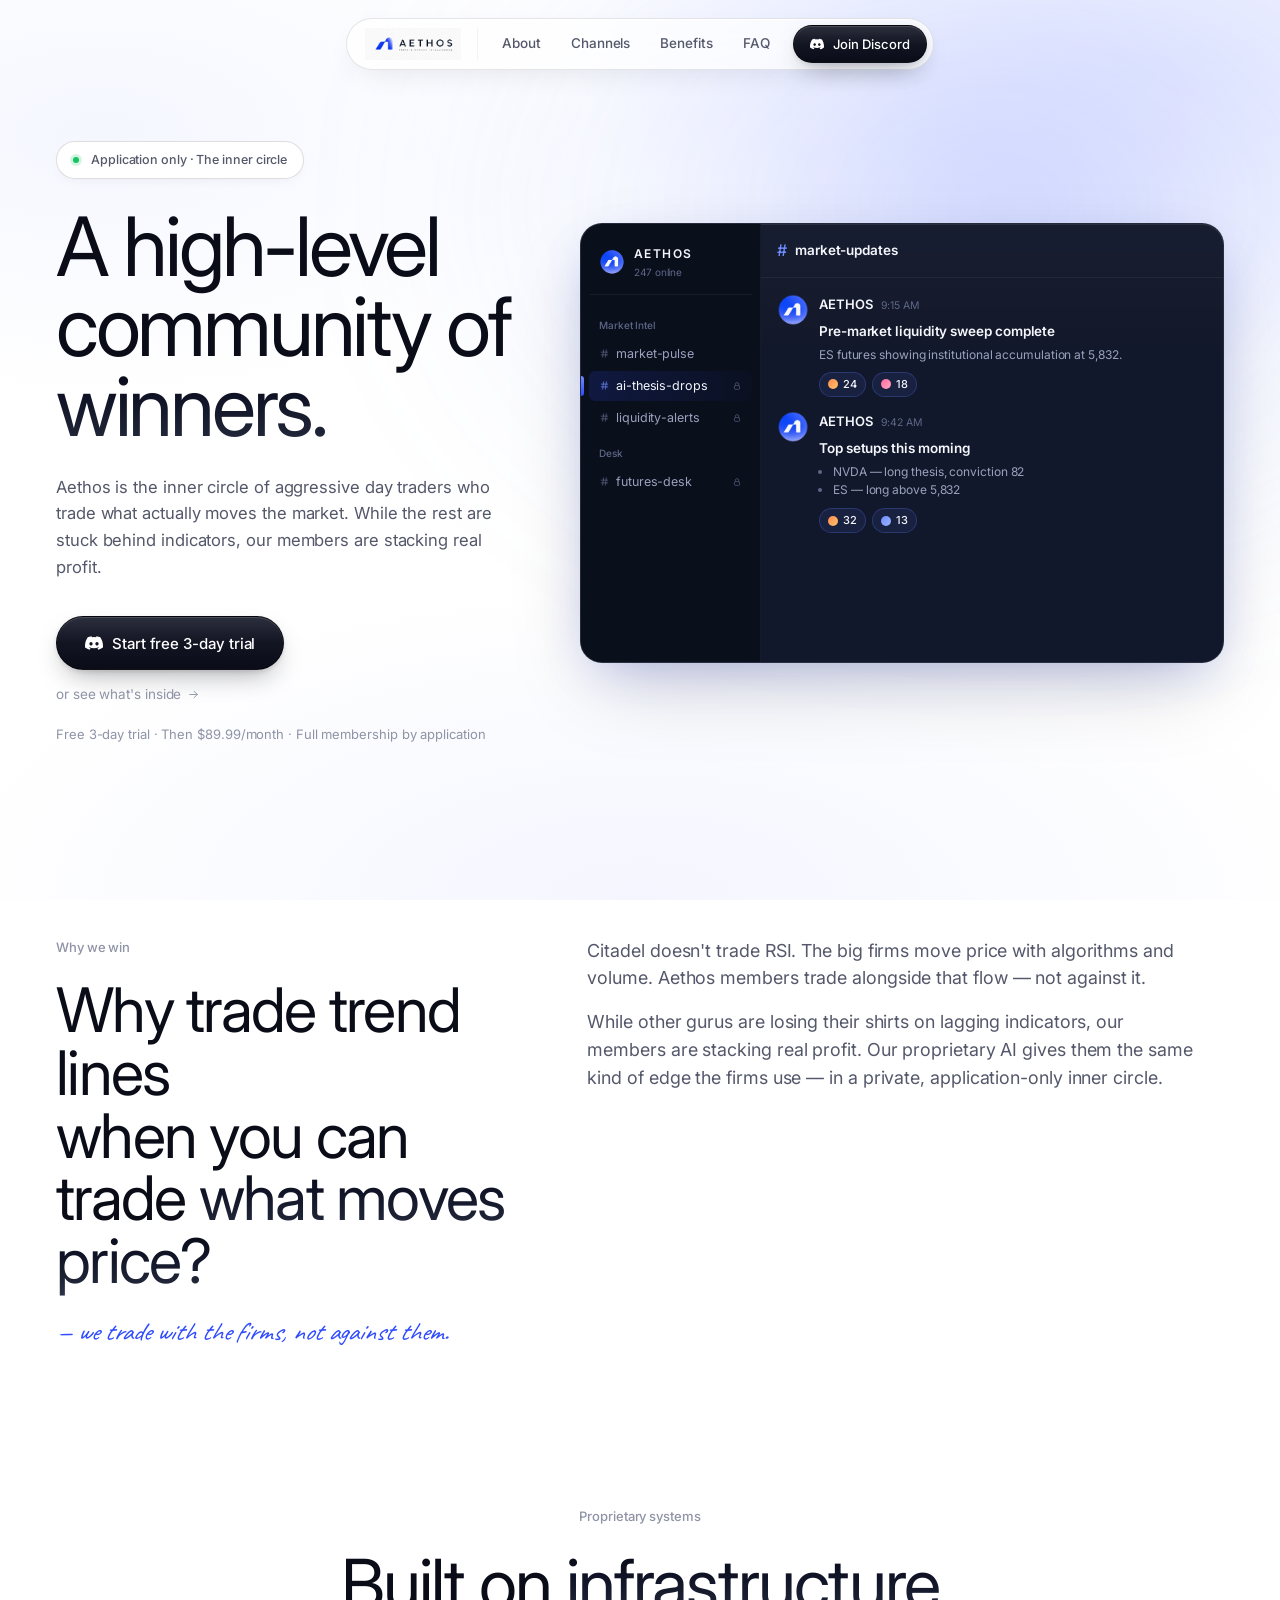
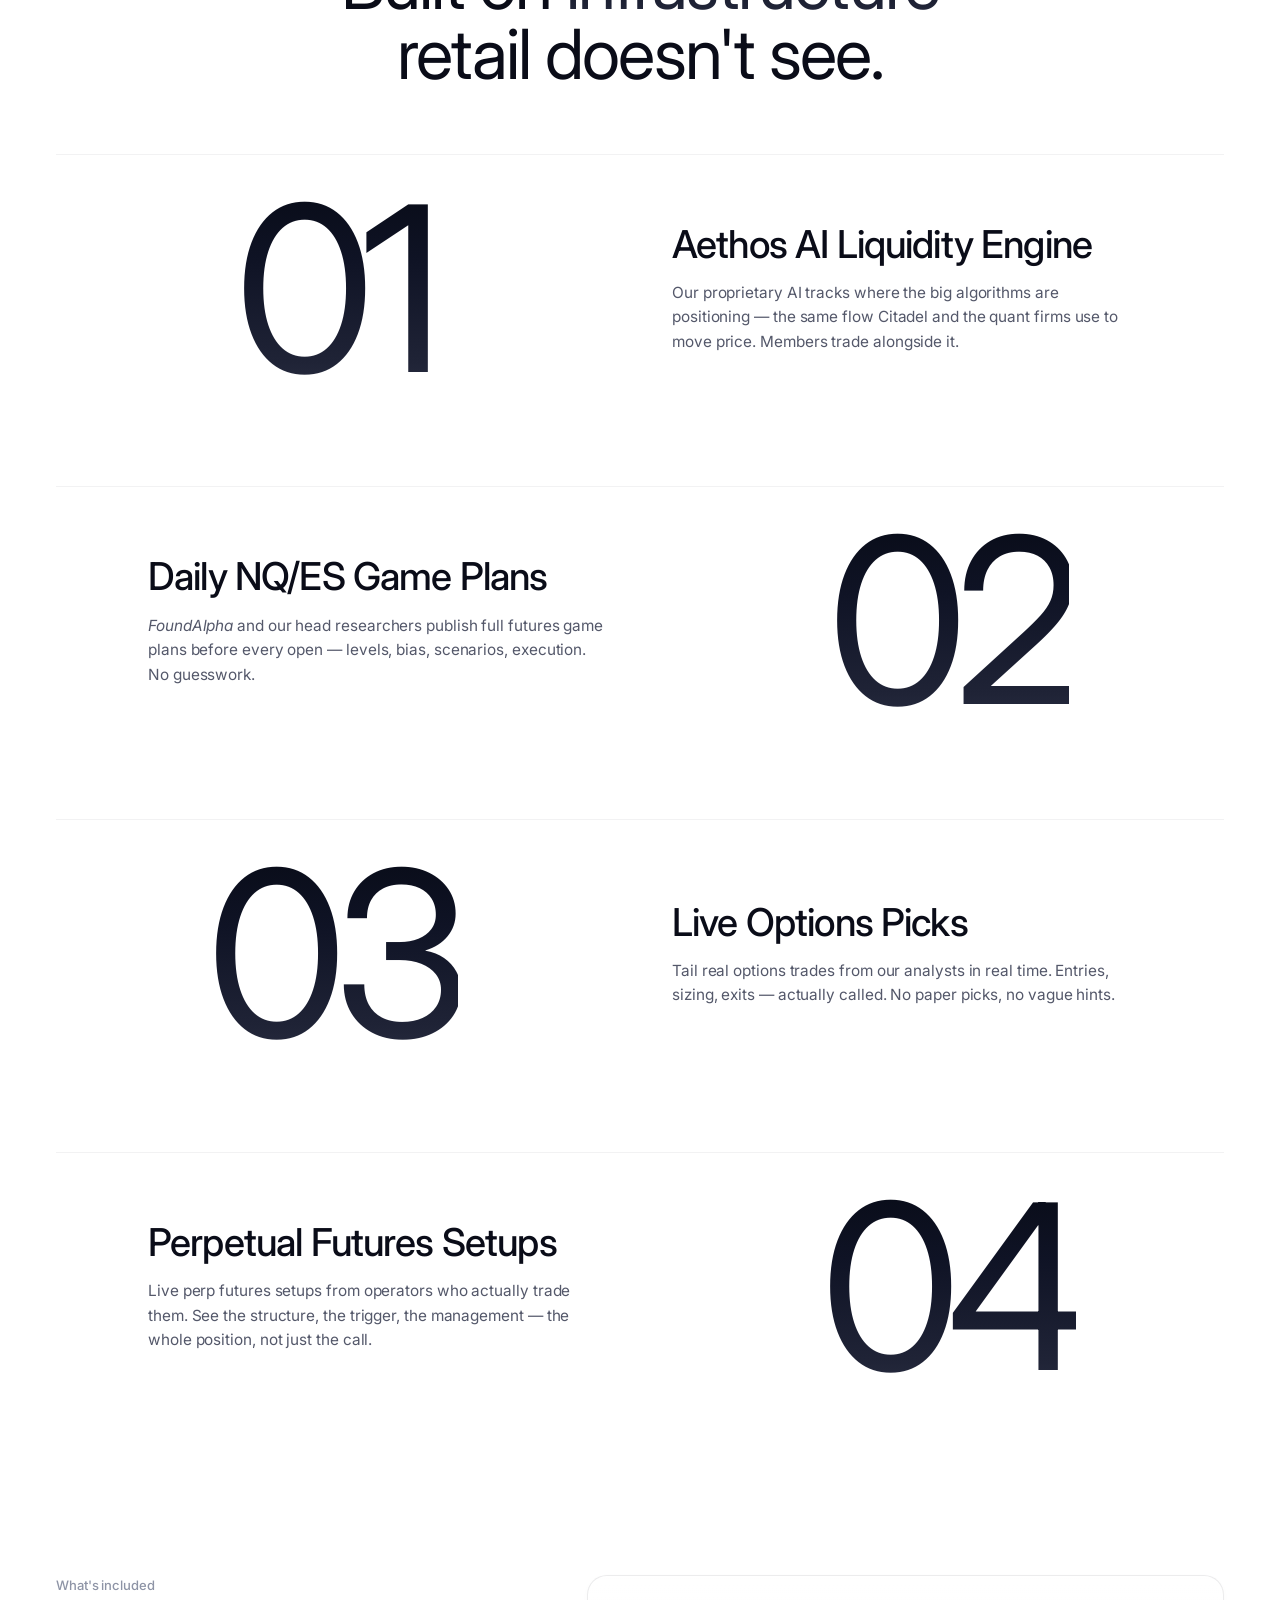
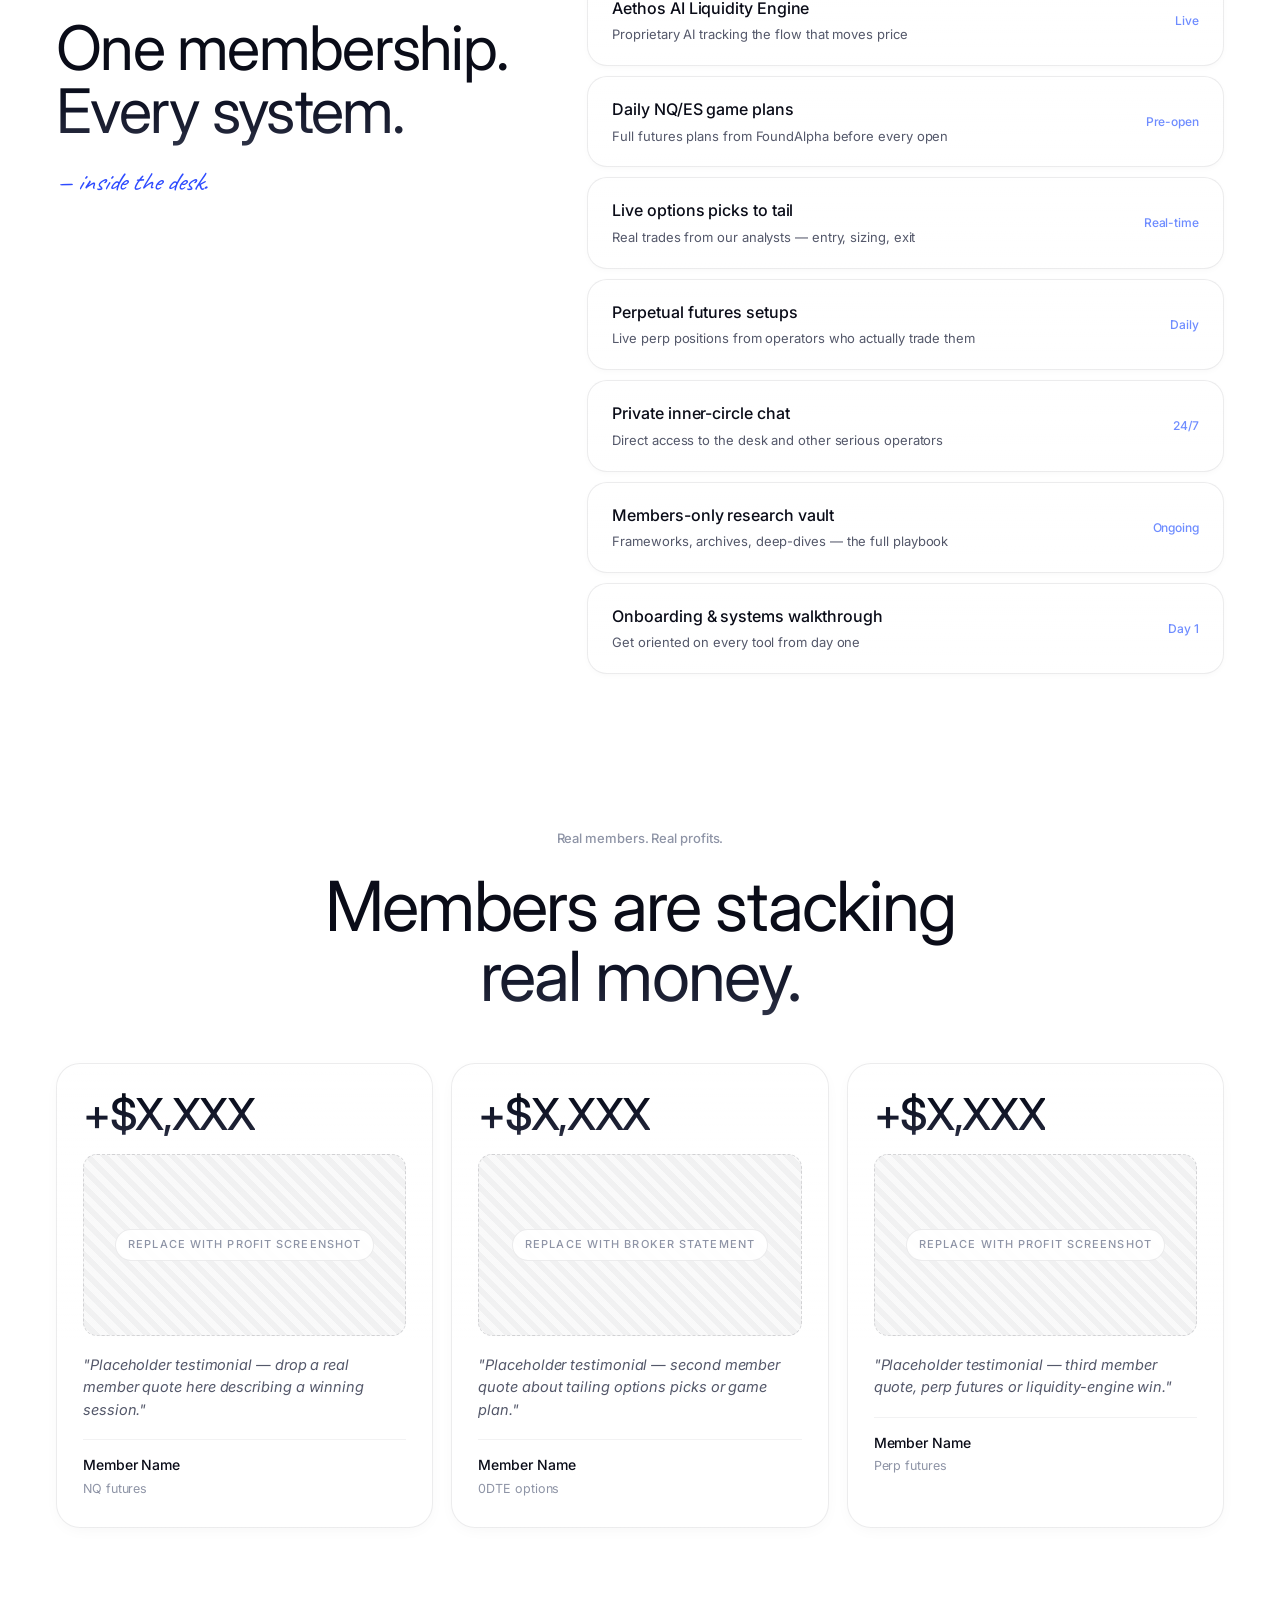
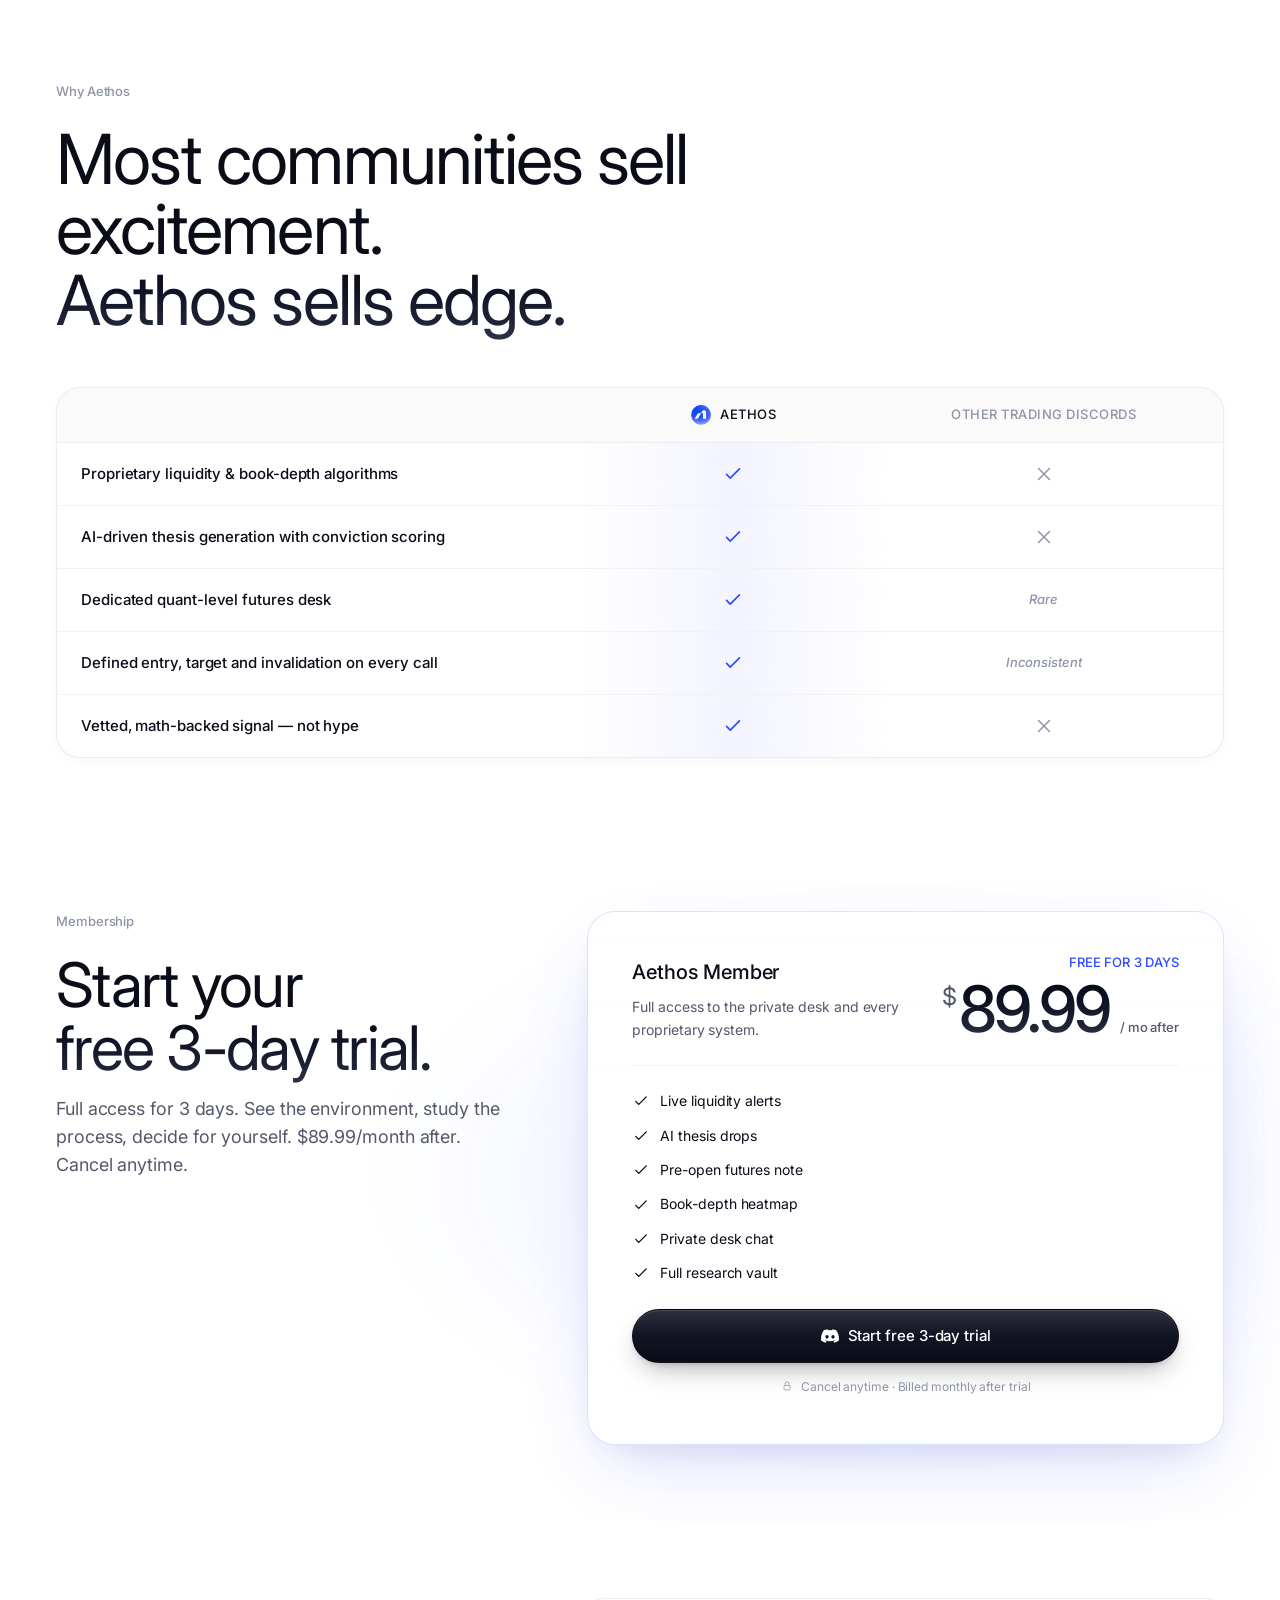
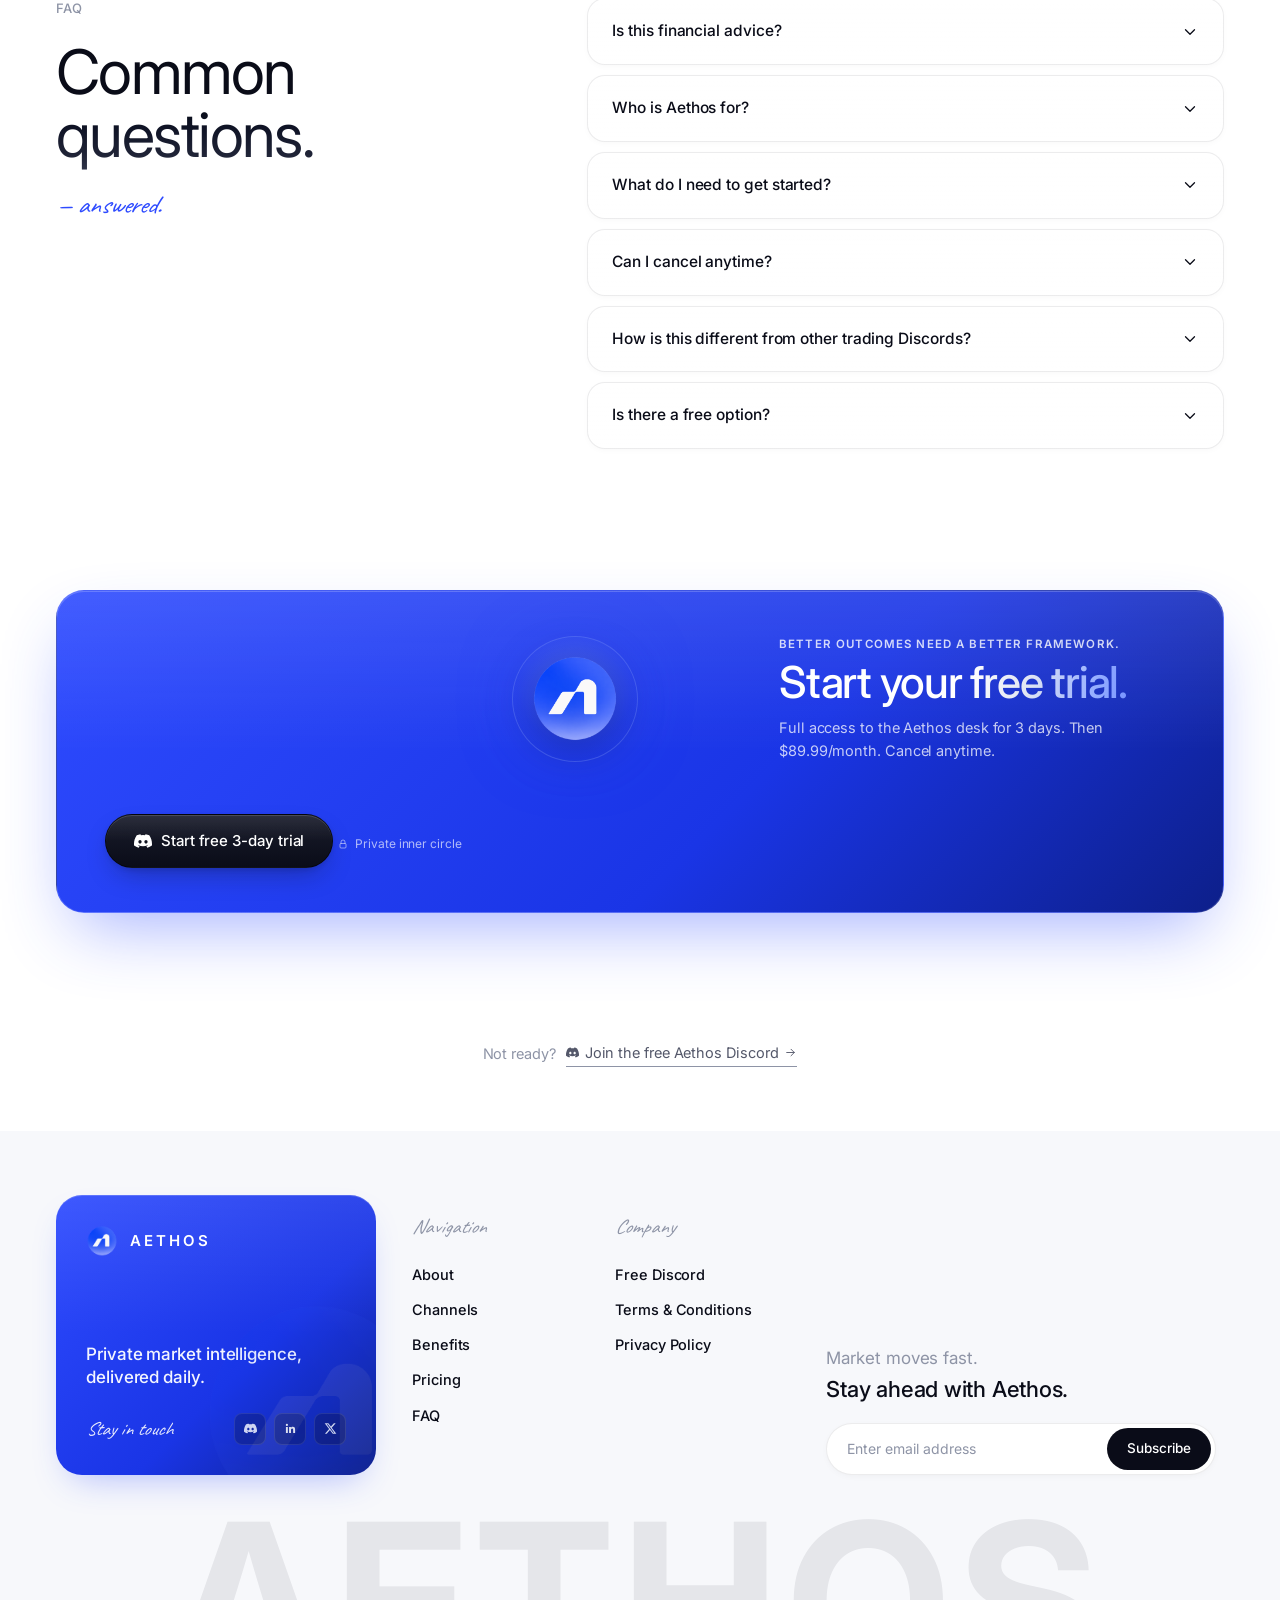
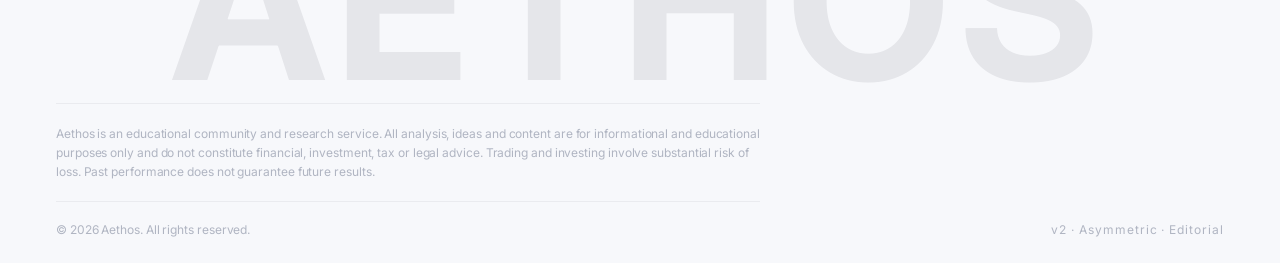
<file: v2/index.html>
<!doctype html>
<html lang="en">
  <head>
    <meta charset="utf-8" />
    <meta name="viewport" content="width=device-width, initial-scale=1, viewport-fit=cover" />
    <meta name="theme-color" content="#FFFFFF" />
    <title>Aethos — Private Market Intelligence · v2</title>
    <meta name="description" content="The premium Aethos Discord. Institutional-grade research, statistical edge." />

    <link rel="icon" type="image/png" href="../assets/aethosgradicon.png" />

    <link rel="preconnect" href="https://fonts.googleapis.com" />
    <link rel="preconnect" href="https://fonts.gstatic.com" crossorigin />
    <link
      href="https://fonts.googleapis.com/css2?family=Inter:wght@300;400;500;600;700&family=Caveat:wght@400;500&display=swap"
      rel="stylesheet"
    />

    <link rel="stylesheet" href="styles.css" />
    <script src="script.js" defer></script>
  </head>
  <body>
    <!-- ─────────────── SHARED SVG DEFS ─────────────── -->
    <svg width="0" height="0" style="position:absolute" aria-hidden="true">
      <symbol id="i-discord" viewBox="0 0 127.14 96.36">
        <path fill="currentColor" d="M107.7,8.07A105.15,105.15,0,0,0,81.47,0a72.06,72.06,0,0,0-3.36,6.83A97.68,97.68,0,0,0,49,6.83,72.37,72.37,0,0,0,45.64,0,105.89,105.89,0,0,0,19.39,8.09C2.79,32.65-1.71,56.6.54,80.21h0A105.73,105.73,0,0,0,32.71,96.36,77.7,77.7,0,0,0,39.6,85.25a68.42,68.42,0,0,1-10.85-5.18c.91-.66,1.8-1.34,2.66-2a75.57,75.57,0,0,0,64.32,0c.87.71,1.76,1.39,2.66,2a68.68,68.68,0,0,1-10.87,5.19,77,77,0,0,0,6.89,11.1A105.25,105.25,0,0,0,126.6,80.22h0C129.24,52.84,122.09,29.11,107.7,8.07ZM42.45,65.69C36.18,65.69,31,60,31,53s5-12.74,11.43-12.74S54,46,53.89,53,48.84,65.69,42.45,65.69Zm42.24,0C78.41,65.69,73.25,60,73.25,53s5-12.74,11.44-12.74S96.23,46,96.12,53,91.08,65.69,84.69,65.69Z"/>
      </symbol>
      <symbol id="i-lock" viewBox="0 0 24 24">
        <rect x="6" y="11" width="12" height="9" rx="2" fill="none" stroke="currentColor" stroke-width="1.5"/>
        <path d="M8 11V8a4 4 0 0 1 8 0v3" fill="none" stroke="currentColor" stroke-width="1.5" stroke-linecap="round"/>
      </symbol>
      <symbol id="i-arrow" viewBox="0 0 24 24">
        <path d="M5 12h14M13 6l6 6-6 6" fill="none" stroke="currentColor" stroke-width="1.7" stroke-linecap="round" stroke-linejoin="round"/>
      </symbol>
      <symbol id="i-hash" viewBox="0 0 24 24">
        <path d="M5 9h14M5 15h14M10 4l-2 16M16 4l-2 16" fill="none" stroke="currentColor" stroke-width="1.5" stroke-linecap="round"/>
      </symbol>
      <symbol id="i-x" viewBox="0 0 24 24">
        <path fill="currentColor" d="M18.244 2.25h3.308l-7.227 8.26 8.502 11.24h-6.654l-5.214-6.817L4.99 21.75H1.68l7.73-8.835L1.254 2.25h6.816l4.713 6.231Zm-1.161 17.52h1.833L7.084 4.126H5.117L17.083 19.77Z"/>
      </symbol>
      <symbol id="i-linkedin" viewBox="0 0 24 24">
        <path fill="currentColor" d="M20.45 20.45h-3.55v-5.57c0-1.33-.02-3.04-1.85-3.04-1.85 0-2.14 1.45-2.14 2.94v5.67H9.36V9h3.41v1.56h.05c.47-.9 1.64-1.85 3.37-1.85 3.61 0 4.28 2.37 4.28 5.46v6.28zM5.34 7.43a2.06 2.06 0 1 1 0-4.12 2.06 2.06 0 0 1 0 4.12zM7.12 20.45H3.56V9h3.56v11.45z"/>
      </symbol>
    </svg>

    <!-- ─────────────── NAV (same floating pill) ─────────────── -->
    <header class="nav" data-nav>
      <div class="nav__pill">
        <a href="#" class="nav__brand" aria-label="Aethos">
          <img src="../assets/textlogo.png" alt="Aethos" class="nav__textlogo" fetchpriority="high" />
        </a>
        <nav class="nav__links" aria-label="Primary" data-nav-links>
          <a href="#approach">About</a>
          <a href="#systems">Channels</a>
          <a href="#benefits">Benefits</a>
          <a href="#faq">FAQ</a>
          <span class="nav__indicator" aria-hidden="true"></span>
        </nav>
        <a href="#pricing" class="btn btn--dark btn--sm nav__cta">
          <svg class="btn__icon" aria-hidden="true"><use href="#i-discord"/></svg>
          Join Discord
        </a>
        <button class="nav__toggle" aria-label="Open menu" data-nav-toggle aria-expanded="false">
          <span></span><span></span>
        </button>
      </div>
    </header>

    <main>
      <!-- ─────────────── HERO (asymmetric 2-col: text left, Discord mockup right) ─────────────── -->
      <section class="hero">
        <div class="hero__bg" aria-hidden="true">
          <div class="hero__glow"></div>
        </div>

        <div class="container hero__grid">
          <div class="hero__col-text">
            <span class="badge" data-reveal>
              <span class="badge__dot"></span>
              Application only · The inner circle
            </span>

            <h1 class="display hero__title" data-reveal>
              A high-level
              <br />
              community of
              <br />
              <span class="grad">winners.</span>
            </h1>

            <p class="hero__sub" data-reveal>
              Aethos is the inner circle of aggressive day traders who trade
              what actually moves the market. While the rest are stuck behind
              indicators, our members are stacking real profit.
            </p>

            <div class="hero__ctas" data-reveal>
              <a href="#pricing" class="btn btn--dark btn--lg">
                <svg class="btn__icon" aria-hidden="true"><use href="#i-discord"/></svg>
                Start free 3-day trial
              </a>
              <a href="#systems" class="hero__sublink">
                or see what's inside
                <svg aria-hidden="true"><use href="#i-arrow"/></svg>
              </a>
            </div>

            <p class="hero__supporting" data-reveal>
              Free 3-day trial · Then $89.99/month · Full membership by application
            </p>
          </div>

          <aside class="hero__col-mock" data-reveal>
            <div class="dmock">
              <div class="dmock__shell">
                <div class="dmock__sidebar">
                  <div class="dmock__server">
                    <img src="../assets/aethosgradicon.png" alt="" width="26" height="26" />
                    <div class="dmock__server-text">
                      <div class="dmock__server-name">AETHOS</div>
                      <div class="dmock__server-meta">247 online</div>
                    </div>
                  </div>
                  <div class="dmock__section">Market Intel</div>
                  <a class="dmock__ch"><svg class="dmock__hash"><use href="#i-hash"/></svg> market-pulse</a>
                  <a class="dmock__ch dmock__ch--active">
                    <svg class="dmock__hash"><use href="#i-hash"/></svg>
                    ai-thesis-drops
                    <svg class="dmock__lock"><use href="#i-lock"/></svg>
                  </a>
                  <a class="dmock__ch">
                    <svg class="dmock__hash"><use href="#i-hash"/></svg>
                    liquidity-alerts
                    <svg class="dmock__lock"><use href="#i-lock"/></svg>
                  </a>
                  <div class="dmock__section">Desk</div>
                  <a class="dmock__ch">
                    <svg class="dmock__hash"><use href="#i-hash"/></svg>
                    futures-desk
                    <svg class="dmock__lock"><use href="#i-lock"/></svg>
                  </a>
                </div>
                <div class="dmock__main">
                  <div class="dmock__header">
                    <span class="dmock__hash-icon">#</span>
                    <span class="dmock__header-name">market-updates</span>
                  </div>
                  <div class="dmock__feed">
                    <div class="dmock__msg">
                      <div class="dmock__avatar">
                        <img src="../assets/aethosgradicon.png" alt="" width="32" height="32" />
                      </div>
                      <div class="dmock__msg-body">
                        <div class="dmock__msg-head">
                          <span class="dmock__author">AETHOS</span>
                          <span class="dmock__time">9:15 AM</span>
                        </div>
                        <p class="dmock__msg-title">Pre-market liquidity sweep complete</p>
                        <p class="dmock__msg-text">ES futures showing institutional accumulation at 5,832.</p>
                        <div class="dmock__reactions">
                          <span class="dmock__reaction"><span class="dmock__reaction-dot dmock__reaction-dot--1"></span> 24</span>
                          <span class="dmock__reaction"><span class="dmock__reaction-dot dmock__reaction-dot--2"></span> 18</span>
                        </div>
                      </div>
                    </div>
                    <div class="dmock__msg">
                      <div class="dmock__avatar">
                        <img src="../assets/aethosgradicon.png" alt="" width="32" height="32" />
                      </div>
                      <div class="dmock__msg-body">
                        <div class="dmock__msg-head">
                          <span class="dmock__author">AETHOS</span>
                          <span class="dmock__time">9:42 AM</span>
                        </div>
                        <p class="dmock__msg-title">Top setups this morning</p>
                        <ul class="dmock__msg-list">
                          <li>NVDA — long thesis, conviction 82</li>
                          <li>ES — long above 5,832</li>
                        </ul>
                        <div class="dmock__reactions">
                          <span class="dmock__reaction"><span class="dmock__reaction-dot dmock__reaction-dot--1"></span> 32</span>
                          <span class="dmock__reaction"><span class="dmock__reaction-dot dmock__reaction-dot--3"></span> 13</span>
                        </div>
                      </div>
                    </div>
                  </div>
                </div>
              </div>
            </div>
          </aside>
        </div>
      </section>

      <!-- ─────────────── APPROACH (2-col asymmetric: head left, body right) ─────────────── -->
      <section id="approach" class="section split">
        <div class="container split__grid">
          <div class="split__head" data-reveal>
            <p class="eyebrow">Why we win</p>
            <h2 class="display split__title">
              Why trade trend lines
              <br />
              when you can trade
              <span class="grad">what moves price?</span>
            </h2>
            <p class="script-accent">— we trade with the firms, not against them.</p>
          </div>
          <div class="split__body" data-reveal>
            <p class="lede">
              Citadel doesn't trade RSI. The big firms move price with
              algorithms and volume. Aethos members trade alongside that
              flow — not against it.
            </p>
            <p class="lede lede--sub">
              While other gurus are losing their shirts on lagging
              indicators, our members are stacking real profit. Our
              proprietary AI gives them the same kind of edge the firms
              use — in a private, application-only inner circle.
            </p>
          </div>
        </div>
      </section>

      <!-- ─────────────── SYSTEMS (zigzag — alternating rows) ─────────────── -->
      <section id="systems" class="section systems-section">
        <div class="container">
          <div class="systems__head">
            <p class="eyebrow" data-reveal>Proprietary systems</p>
            <h2 class="display" data-reveal>
              Built on <span class="grad">infrastructure</span>
              <br />
              retail doesn't see.
            </h2>
          </div>

          <div class="zig">
            <!-- 01 -->
            <article class="zig__row" data-reveal>
              <div class="zig__num">
                <span class="grad">01</span>
              </div>
              <div class="zig__text">
                <h3 class="zig__title">Aethos AI Liquidity Engine</h3>
                <p class="zig__body">
                  Our proprietary AI tracks where the big algorithms are
                  positioning — the same flow Citadel and the quant
                  firms use to move price. Members trade alongside it.
                </p>
              </div>
            </article>

            <!-- 02 -->
            <article class="zig__row zig__row--reverse" data-reveal>
              <div class="zig__num">
                <span class="grad">02</span>
              </div>
              <div class="zig__text">
                <h3 class="zig__title">Daily NQ/ES Game Plans</h3>
                <p class="zig__body">
                  <em>FoundAlpha</em> and our head researchers publish
                  full futures game plans before every open — levels,
                  bias, scenarios, execution. No guesswork.
                </p>
              </div>
            </article>

            <!-- 03 -->
            <article class="zig__row" data-reveal>
              <div class="zig__num">
                <span class="grad">03</span>
              </div>
              <div class="zig__text">
                <h3 class="zig__title">Live Options Picks</h3>
                <p class="zig__body">
                  Tail real options trades from our analysts in real
                  time. Entries, sizing, exits — actually called. No
                  paper picks, no vague hints.
                </p>
              </div>
            </article>

            <!-- 04 -->
            <article class="zig__row zig__row--reverse" data-reveal>
              <div class="zig__num">
                <span class="grad">04</span>
              </div>
              <div class="zig__text">
                <h3 class="zig__title">Perpetual Futures Setups</h3>
                <p class="zig__body">
                  Live perp futures setups from operators who actually
                  trade them. See the structure, the trigger, the
                  management — the whole position, not just the call.
                </p>
              </div>
            </article>
          </div>
        </div>
      </section>

      <!-- ─────────────── INCLUDED (2-col: sticky head left, list right) ─────────────── -->
      <section class="section split">
        <div class="container split__grid">
          <div class="split__head split__head--sticky" data-reveal>
            <p class="eyebrow">What's included</p>
            <h2 class="display split__title">
              One membership.
              <br />
              <span class="grad">Every system.</span>
            </h2>
            <p class="script-accent">— inside the desk.</p>
          </div>
          <div class="split__body">
            <ul class="included">
              <li>
                <div>
                  <div class="included__name">Aethos AI Liquidity Engine</div>
                  <div class="included__sub">Proprietary AI tracking the flow that moves price</div>
                </div>
                <span class="included__tag">Live</span>
              </li>
              <li>
                <div>
                  <div class="included__name">Daily NQ/ES game plans</div>
                  <div class="included__sub">Full futures plans from FoundAlpha before every open</div>
                </div>
                <span class="included__tag">Pre-open</span>
              </li>
              <li>
                <div>
                  <div class="included__name">Live options picks to tail</div>
                  <div class="included__sub">Real trades from our analysts — entry, sizing, exit</div>
                </div>
                <span class="included__tag">Real-time</span>
              </li>
              <li>
                <div>
                  <div class="included__name">Perpetual futures setups</div>
                  <div class="included__sub">Live perp positions from operators who actually trade them</div>
                </div>
                <span class="included__tag">Daily</span>
              </li>
              <li>
                <div>
                  <div class="included__name">Private inner-circle chat</div>
                  <div class="included__sub">Direct access to the desk and other serious operators</div>
                </div>
                <span class="included__tag">24/7</span>
              </li>
              <li>
                <div>
                  <div class="included__name">Members-only research vault</div>
                  <div class="included__sub">Frameworks, archives, deep-dives — the full playbook</div>
                </div>
                <span class="included__tag">Ongoing</span>
              </li>
              <li>
                <div>
                  <div class="included__name">Onboarding &amp; systems walkthrough</div>
                  <div class="included__sub">Get oriented on every tool from day one</div>
                </div>
                <span class="included__tag">Day 1</span>
              </li>
            </ul>
          </div>
        </div>
      </section>

      <!-- ─────────────── PROOF / RESULTS (placeholders) ─────────────── -->
      <section class="section proof-section">
        <div class="container">
          <div class="section__head">
            <p class="eyebrow" data-reveal>Real members. Real profits.</p>
            <h2 class="display" data-reveal>
              Members are stacking
              <br />
              <span class="grad">real money.</span>
            </h2>
          </div>

          <div class="proof__grid">
            <article class="proof__card" data-reveal>
              <div class="proof__amount"><span class="grad">+$X,XXX</span></div>
              <div class="proof__screenshot" aria-hidden="true">
                <span class="proof__placeholder">Replace with profit screenshot</span>
              </div>
              <blockquote class="proof__quote">
                "Placeholder testimonial — drop a real member quote here
                describing a winning session."
              </blockquote>
              <div class="proof__author">
                <span class="proof__author-name">Member Name</span>
                <span class="proof__author-role">NQ futures</span>
              </div>
            </article>

            <article class="proof__card" data-reveal>
              <div class="proof__amount"><span class="grad">+$X,XXX</span></div>
              <div class="proof__screenshot" aria-hidden="true">
                <span class="proof__placeholder">Replace with broker statement</span>
              </div>
              <blockquote class="proof__quote">
                "Placeholder testimonial — second member quote about tailing
                options picks or game plan."
              </blockquote>
              <div class="proof__author">
                <span class="proof__author-name">Member Name</span>
                <span class="proof__author-role">0DTE options</span>
              </div>
            </article>

            <article class="proof__card" data-reveal>
              <div class="proof__amount"><span class="grad">+$X,XXX</span></div>
              <div class="proof__screenshot" aria-hidden="true">
                <span class="proof__placeholder">Replace with profit screenshot</span>
              </div>
              <blockquote class="proof__quote">
                "Placeholder testimonial — third member quote, perp futures
                or liquidity-engine win."
              </blockquote>
              <div class="proof__author">
                <span class="proof__author-name">Member Name</span>
                <span class="proof__author-role">Perp futures</span>
              </div>
            </article>
          </div>
        </div>
      </section>

      <!-- ─────────────── COMPARISON ─────────────── -->
      <section id="benefits" class="section">
        <div class="container">
          <div class="section__head section__head--left">
            <p class="eyebrow" data-reveal>Why Aethos</p>
            <h2 class="display" data-reveal>
              Most communities sell excitement.
              <br />
              <span class="grad">Aethos sells edge.</span>
            </h2>
          </div>

          <div class="compare" data-reveal>
            <div class="compare__head">
              <div class="compare__label-cell"></div>
              <div class="compare__col compare__col--us">
                <img src="../assets/aethosgradicon.png" alt="" width="22" height="22" />
                Aethos
              </div>
              <div class="compare__col compare__col--them">Other trading Discords</div>
            </div>
            <div class="compare__row">
              <div class="compare__label">Proprietary liquidity &amp; book-depth algorithms</div>
              <div class="compare__val compare__val--us"><svg viewBox="0 0 24 24"><path d="M5 12.5l4 4 10-10" fill="none" stroke="currentColor" stroke-width="1.8" stroke-linecap="round" stroke-linejoin="round"/></svg></div>
              <div class="compare__val compare__val--them"><svg viewBox="0 0 24 24"><path d="M6 6l12 12M18 6L6 18" fill="none" stroke="currentColor" stroke-width="1.6" stroke-linecap="round"/></svg></div>
            </div>
            <div class="compare__row">
              <div class="compare__label">AI-driven thesis generation with conviction scoring</div>
              <div class="compare__val compare__val--us"><svg viewBox="0 0 24 24"><path d="M5 12.5l4 4 10-10" fill="none" stroke="currentColor" stroke-width="1.8" stroke-linecap="round" stroke-linejoin="round"/></svg></div>
              <div class="compare__val compare__val--them"><svg viewBox="0 0 24 24"><path d="M6 6l12 12M18 6L6 18" fill="none" stroke="currentColor" stroke-width="1.6" stroke-linecap="round"/></svg></div>
            </div>
            <div class="compare__row">
              <div class="compare__label">Dedicated quant-level futures desk</div>
              <div class="compare__val compare__val--us"><svg viewBox="0 0 24 24"><path d="M5 12.5l4 4 10-10" fill="none" stroke="currentColor" stroke-width="1.8" stroke-linecap="round" stroke-linejoin="round"/></svg></div>
              <div class="compare__val compare__val--them compare__val--meh">Rare</div>
            </div>
            <div class="compare__row">
              <div class="compare__label">Defined entry, target and invalidation on every call</div>
              <div class="compare__val compare__val--us"><svg viewBox="0 0 24 24"><path d="M5 12.5l4 4 10-10" fill="none" stroke="currentColor" stroke-width="1.8" stroke-linecap="round" stroke-linejoin="round"/></svg></div>
              <div class="compare__val compare__val--them compare__val--meh">Inconsistent</div>
            </div>
            <div class="compare__row">
              <div class="compare__label">Vetted, math-backed signal — not hype</div>
              <div class="compare__val compare__val--us"><svg viewBox="0 0 24 24"><path d="M5 12.5l4 4 10-10" fill="none" stroke="currentColor" stroke-width="1.8" stroke-linecap="round" stroke-linejoin="round"/></svg></div>
              <div class="compare__val compare__val--them"><svg viewBox="0 0 24 24"><path d="M6 6l12 12M18 6L6 18" fill="none" stroke="currentColor" stroke-width="1.6" stroke-linecap="round"/></svg></div>
            </div>
          </div>
        </div>
      </section>

      <!-- ─────────────── PRICING (2-col asymmetric: copy left, card right) ─────────────── -->
      <section id="pricing" class="section split pricing-section">
        <div class="pricing-section__halo" aria-hidden="true"></div>
        <div class="container split__grid">
          <div class="split__head" data-reveal>
            <p class="eyebrow">Membership</p>
            <h2 class="display split__title">
              Start your
              <br />
              <span class="grad">free 3-day trial.</span>
            </h2>
            <p class="lede lede--sub">
              Full access for 3 days. See the environment, study the
              process, decide for yourself. $89.99/month after. Cancel
              anytime.
            </p>
          </div>

          <div class="split__body">
            <div class="pricing" data-reveal>
              <div class="pricing__head">
                <div>
                  <h3 class="pricing__name">Aethos Member</h3>
                  <p class="pricing__lede">
                    Full access to the private desk and every
                    proprietary system.
                  </p>
                </div>
                <div class="pricing__price">
                  <span class="pricing__trial">Free for 3 days</span>
                  <div class="pricing__then">
                    <span class="pricing__currency">$</span>
                    <strong class="grad">89.99</strong>
                    <span class="pricing__per">/ mo after</span>
                  </div>
                </div>
              </div>

              <ul class="pricing__list">
                <li><svg class="pricing__check" viewBox="0 0 24 24"><path d="M5 12.5l4 4 10-10" fill="none" stroke="currentColor" stroke-width="1.8" stroke-linecap="round" stroke-linejoin="round"/></svg> Live liquidity alerts</li>
                <li><svg class="pricing__check" viewBox="0 0 24 24"><path d="M5 12.5l4 4 10-10" fill="none" stroke="currentColor" stroke-width="1.8" stroke-linecap="round" stroke-linejoin="round"/></svg> AI thesis drops</li>
                <li><svg class="pricing__check" viewBox="0 0 24 24"><path d="M5 12.5l4 4 10-10" fill="none" stroke="currentColor" stroke-width="1.8" stroke-linecap="round" stroke-linejoin="round"/></svg> Pre-open futures note</li>
                <li><svg class="pricing__check" viewBox="0 0 24 24"><path d="M5 12.5l4 4 10-10" fill="none" stroke="currentColor" stroke-width="1.8" stroke-linecap="round" stroke-linejoin="round"/></svg> Book-depth heatmap</li>
                <li><svg class="pricing__check" viewBox="0 0 24 24"><path d="M5 12.5l4 4 10-10" fill="none" stroke="currentColor" stroke-width="1.8" stroke-linecap="round" stroke-linejoin="round"/></svg> Private desk chat</li>
                <li><svg class="pricing__check" viewBox="0 0 24 24"><path d="M5 12.5l4 4 10-10" fill="none" stroke="currentColor" stroke-width="1.8" stroke-linecap="round" stroke-linejoin="round"/></svg> Full research vault</li>
              </ul>

              <a href="#" class="btn btn--dark btn--lg btn--block">
                <svg class="btn__icon" aria-hidden="true"><use href="#i-discord"/></svg>
                Start free 3-day trial
              </a>
              <p class="pricing__fine">
                <svg class="pricing__fine-icon" aria-hidden="true"><use href="#i-lock"/></svg>
                Cancel anytime · Billed monthly after trial
              </p>
            </div>
          </div>
        </div>
      </section>

      <!-- ─────────────── FAQ (2-col: head left, accordion right) ─────────────── -->
      <section id="faq" class="section split">
        <div class="container split__grid">
          <div class="split__head split__head--sticky" data-reveal>
            <p class="eyebrow">FAQ</p>
            <h2 class="display split__title">
              Common
              <br />
              <span class="grad">questions.</span>
            </h2>
            <p class="script-accent">— answered.</p>
          </div>
          <div class="split__body">
            <div class="faq" data-faq>
              <details class="faq__item">
                <summary>
                  <span>Is this financial advice?</span>
                  <svg class="faq__chevron" viewBox="0 0 24 24"><path d="M6 9l6 6 6-6" fill="none" stroke="currentColor" stroke-width="1.7" stroke-linecap="round" stroke-linejoin="round"/></svg>
                </summary>
                <div class="faq__body">No. Aethos publishes educational analysis, research and trade ideas for informational purposes only. Nothing inside the community is personalized financial advice.</div>
              </details>
              <details class="faq__item">
                <summary>
                  <span>Who is Aethos for?</span>
                  <svg class="faq__chevron" viewBox="0 0 24 24"><path d="M6 9l6 6 6-6" fill="none" stroke="currentColor" stroke-width="1.7" stroke-linecap="round" stroke-linejoin="round"/></svg>
                </summary>
                <div class="faq__body">Active traders and investors who want to operate with structure — options, futures, swing equity — and are tired of gambling-style "calls."</div>
              </details>
              <details class="faq__item">
                <summary>
                  <span>What do I need to get started?</span>
                  <svg class="faq__chevron" viewBox="0 0 24 24"><path d="M6 9l6 6 6-6" fill="none" stroke="currentColor" stroke-width="1.7" stroke-linecap="round" stroke-linejoin="round"/></svg>
                </summary>
                <div class="faq__body">A brokerage account, a Discord account, and a willingness to follow a process. Onboarding is included.</div>
              </details>
              <details class="faq__item">
                <summary>
                  <span>Can I cancel anytime?</span>
                  <svg class="faq__chevron" viewBox="0 0 24 24"><path d="M6 9l6 6 6-6" fill="none" stroke="currentColor" stroke-width="1.7" stroke-linecap="round" stroke-linejoin="round"/></svg>
                </summary>
                <div class="faq__body">Yes — month-to-month, no contracts, no cancellation fees.</div>
              </details>
              <details class="faq__item">
                <summary>
                  <span>How is this different from other trading Discords?</span>
                  <svg class="faq__chevron" viewBox="0 0 24 24"><path d="M6 9l6 6 6-6" fill="none" stroke="currentColor" stroke-width="1.7" stroke-linecap="round" stroke-linejoin="round"/></svg>
                </summary>
                <div class="faq__body">Most trading rooms are entertainment. Aethos is infrastructure — proprietary tools normally reserved for prop desks delivered to members alongside structured, defined-risk ideas.</div>
              </details>
              <details class="faq__item">
                <summary>
                  <span>Is there a free option?</span>
                  <svg class="faq__chevron" viewBox="0 0 24 24"><path d="M6 9l6 6 6-6" fill="none" stroke="currentColor" stroke-width="1.7" stroke-linecap="round" stroke-linejoin="round"/></svg>
                </summary>
                <div class="faq__body">A free Aethos Discord exists for traders who want a feel for the community first — link at the bottom of this page.</div>
              </details>
            </div>
          </div>
        </div>
      </section>

      <!-- ─────────────── FINAL CTA (horizontal blue card) ─────────────── -->
      <section class="cta">
        <div class="container">
          <div class="cta-card" data-reveal>
            <div class="cta-card__waves" aria-hidden="true"></div>
            <div class="cta-card__brand" aria-hidden="true">
              <div class="cta-card__brand-ring">
                <img src="../assets/aethosgradicon.png" alt="" width="120" height="120" />
              </div>
            </div>
            <div class="cta-card__content">
              <p class="eyebrow eyebrow--bright">Better outcomes need a better framework.</p>
              <h2 class="cta-card__title">Start your <span class="grad">free trial.</span></h2>
              <p class="cta-card__body">
                Full access to the Aethos desk for 3 days. Then
                $89.99/month. Cancel anytime.
              </p>
            </div>
            <div class="cta-card__action">
              <a href="#pricing" class="btn btn--dark btn--lg">
                <svg class="btn__icon" aria-hidden="true"><use href="#i-discord"/></svg>
                Start free 3-day trial
              </a>
              <p class="cta-card__fine">
                <svg class="cta-card__fine-icon" aria-hidden="true"><use href="#i-lock"/></svg>
                Private inner circle
              </p>
            </div>
          </div>
        </div>
      </section>

      <!-- ─────────────── SUBORDINATED FREE DISCORD ─────────────── -->
      <div class="free">
        <div class="container container--narrow">
          <p class="free__line">
            Not ready?
            <a href="#" class="free__link">
              <svg aria-hidden="true"><use href="#i-discord"/></svg>
              Join the free Aethos Discord
              <svg aria-hidden="true"><use href="#i-arrow"/></svg>
            </a>
          </p>
        </div>
      </div>
    </main>

    <!-- ─────────────── FOOTER (same Kresna-style) ─────────────── -->
    <footer class="footer">
      <div class="container">
        <div class="footer__grid">
          <div class="footer__brand-card">
            <a href="#" class="footer__brand-header" aria-label="Aethos">
              <img src="../assets/aethosgradicon.png" alt="" width="32" height="32" loading="lazy" />
              <span class="wordmark">AETHOS</span>
            </a>
            <div class="footer__brand-bottom">
              <p class="footer__brand-tagline">
                Private market intelligence,
                <br />
                delivered daily.
              </p>
              <div class="footer__brand-social">
                <p class="footer__brand-stay">Stay in touch</p>
                <div class="footer__social">
                  <a href="#" aria-label="Discord" class="footer__icon"><svg viewBox="0 0 127.14 96.36"><use href="#i-discord"/></svg></a>
                  <a href="#" aria-label="LinkedIn" class="footer__icon"><svg viewBox="0 0 24 24"><use href="#i-linkedin"/></svg></a>
                  <a href="#" aria-label="X" class="footer__icon"><svg viewBox="0 0 24 24"><use href="#i-x"/></svg></a>
                </div>
              </div>
            </div>
          </div>
          <div class="footer__nav">
            <div class="footer__nav-col">
              <p class="footer__nav-title">Navigation</p>
              <a href="#approach">About</a>
              <a href="#systems">Channels</a>
              <a href="#benefits">Benefits</a>
              <a href="#pricing">Pricing</a>
              <a href="#faq">FAQ</a>
            </div>
            <div class="footer__nav-col">
              <p class="footer__nav-title">Company</p>
              <a href="#">Free Discord</a>
              <a href="#">Terms &amp; Conditions</a>
              <a href="#">Privacy Policy</a>
            </div>
          </div>
          <div class="footer__sub">
            <p class="footer__sub-eyebrow">Market moves fast.</p>
            <p class="footer__sub-title">Stay ahead with Aethos.</p>
            <form class="footer__email" onsubmit="event.preventDefault()">
              <input type="email" placeholder="Enter email address" aria-label="Email address" />
              <button type="submit">Subscribe</button>
            </form>
          </div>
        </div>
        <div class="footer__watermark" aria-hidden="true">AETHOS</div>
        <p class="footer__disclaimer">
          Aethos is an educational community and research service. All analysis,
          ideas and content are for informational and educational purposes only
          and do not constitute financial, investment, tax or legal advice.
          Trading and investing involve substantial risk of loss. Past
          performance does not guarantee future results.
        </p>
        <div class="footer__bottom">
          <span>© <span data-year>2026</span> Aethos. All rights reserved.</span>
          <span class="footer__tag">v2 · Asymmetric · Editorial</span>
        </div>
      </div>
    </footer>
  </body>
</html>
</file>
<file: styles.css>
/* ============================================================
   AETHOS · Landing
   Blue → glowing-bone signature · SF Pro Display family
   ============================================================ */

:root {
  /* ── Surfaces (light: white with subtle warmth) ── */
  --bg:           #FFFFFF;
  --bg-soft:      #F7F8FB;
  --surface:      #FFFFFF;
  --surface-2:    #F4F5F9;
  --surface-3:    #EBEDF2;
  --discord-bg:   #0F1528;   /* Discord mockup stays dark */
  --discord-side: #0A0F1C;
  --dark-island:  #0A0E1A;   /* For sections that stay dark */

  /* ── Lines (subtle on light) ── */
  --border:        rgba(15, 18, 30, 0.08);
  --border-strong: rgba(15, 18, 30, 0.14);
  --hairline:      rgba(15, 18, 30, 0.05);

  /* ── Text (dark on light) ── */
  --text:        #0A0C18;
  --text-muted:  #54586A;
  --text-faint:  #8E94A6;
  --text-legal:  #B0B5C2;

  /* ── THE signature gradient: smooth chrome (top→bottom) ── */
  --grad:
    linear-gradient(180deg,
      #050811 0%,
      #0F1325 20%,
      #1F2336 38%,
      #383D52 55%,
      #5A5F75 72%,
      #7E8398 86%,
      #A8ACBD 100%);

  /* Reverse for dark surfaces (CTA card, Discord) — white → soft blue */
  --grad-on-dark:
    linear-gradient(100deg,
      #FFFFFF 0%,
      #E2E6F2 35%,
      #9DB4FF 70%,
      #6E8CFF 100%);

  /* Button gradient (blue family) */
  --grad-btn:
    linear-gradient(135deg, #5B7BFF 0%, #2E4BFF 50%, #1A35E6 100%);

  --brand-blue:    #2E4BFF;
  --brand-blue-2:  #1A35E6;
  --brand-soft:    #6E8CFF;
  --brand-light:   #E6EBFF;
  --signal-up:     #2E4BFF;
  --signal-dn:     #E55C7A;

  /* ── Type — SF Pro Display via system stack, Inter cross-platform fallback ── */
  --font:
    -apple-system, BlinkMacSystemFont,
    'SF Pro Display', 'SF Pro Text',
    'Inter', 'Helvetica Neue', system-ui, sans-serif;
  --font-mono:
    ui-monospace, 'SF Mono', Menlo, Monaco, Consolas, monospace;
  --font-script: 'Caveat', 'Brush Script MT', cursive;

  /* ── Layout ── */
  --container: 1320px;
  --narrow:    980px;
  --section-y: clamp(40px, 4.5vw, 72px);

  /* ── Radii (more generous, liquid-glass-friendly) ── */
  --r-icon:    14px;
  --r-card:    26px;
  --r-pricing: 32px;
  --r-row:     20px;
  --r-pill:    999px;

  /* ── Motion ── */
  --ease: cubic-bezier(0.22, 1, 0.36, 1);
}

/* ============================================================
   RESET
   ============================================================ */
*, *::before, *::after { box-sizing: border-box; }
* { margin: 0; }
html {
  scroll-behavior: smooth;
  -webkit-text-size-adjust: 100%;
  -webkit-tap-highlight-color: transparent;
}
body {
  font-family: var(--font);
  font-size: 16px;
  line-height: 1.6;
  color: var(--text);
  background: var(--bg);
  -webkit-font-smoothing: antialiased;
  -moz-osx-font-smoothing: grayscale;
  overflow-x: hidden;
  letter-spacing: -0.005em;
  font-weight: 400;
  /* Subtle blue gradient bits on a white page */
  background-image:
    radial-gradient(ellipse 70% 50% at 90% 8%, rgba(46, 75, 255, 0.10), transparent 65%),
    radial-gradient(ellipse 60% 45% at 8% 15%, rgba(110, 140, 255, 0.07), transparent 65%),
    radial-gradient(ellipse 80% 50% at 50% 100%, rgba(46, 75, 255, 0.06), transparent 70%);
  background-attachment: fixed;
}
img, svg { display: block; max-width: 100%; }
svg { fill: none; }
button { font: inherit; color: inherit; cursor: pointer; border: 0; background: none; }
a { color: inherit; text-decoration: none; }
ul { list-style: none; padding: 0; }
::selection { background: var(--brand-blue); color: white; }

:focus-visible {
  outline: 2px solid var(--brand-blue);
  outline-offset: 3px;
  border-radius: 4px;
}

/* ============================================================
   LAYOUT
   ============================================================ */
.container {
  width: 100%;
  max-width: var(--container);
  margin-inline: auto;
  padding-inline: clamp(22px, 5vw, 44px);
}
.container--narrow { max-width: var(--narrow); }
.container--wide   { max-width: 1480px; }

.section {
  padding-block: var(--section-y);
  position: relative;
  isolation: isolate;
}
/* Section spotlight intentionally removed for the light pivot */
.section::before { content: none; }

.section__head {
  max-width: 720px;
  margin: 0 auto clamp(24px, 3vw, 38px);
  text-align: center;
}
.section__head--left {
  margin-inline: 0;
  max-width: 640px;
  text-align: left;
}
.section__head--right {
  margin-inline: auto 0;
  max-width: 640px;
  text-align: right;
}

/* ============================================================
   TYPOGRAPHY (cleaner — no mono labels)
   ============================================================ */
.eyebrow {
  font-size: 13px;
  font-weight: 500;
  color: var(--text-faint);
  margin-bottom: 22px;
  letter-spacing: 0.01em;
}

.display {
  font-size: clamp(40px, 5.2vw, 68px);
  line-height: 1.05;
  letter-spacing: -0.026em;
  font-weight: 500;
  color: var(--text);
}
.display--xl {
  font-size: clamp(48px, 7vw, 92px);
  line-height: 1.02;
  letter-spacing: -0.032em;
  font-weight: 500;
}

.lede {
  margin-top: 26px;
  font-size: clamp(17px, 1.35vw, 19px);
  line-height: 1.6;
  color: var(--text-muted);
  letter-spacing: -0.005em;
  max-width: 62ch;
  font-weight: 400;
}

.wordmark {
  font-weight: 600;
  font-size: 14px;
  letter-spacing: 0.18em;
  color: var(--text);
  display: block;
}

/* ── THE signature gradient text: gray → black (on light bg) ── */
.grad {
  background-image: var(--grad);
  background-size: 200% auto;
  -webkit-background-clip: text;
  background-clip: text;
  color: transparent;
}
/* When used on dark surfaces, flip to a light-toned gradient */
.grad-on-dark {
  background-image: var(--grad-on-dark);
  background-size: 200% auto;
  -webkit-background-clip: text;
  background-clip: text;
  color: transparent;
}

/* ============================================================
   NOISE (kills banding on gradient surfaces)
   ============================================================ */
.noise {
  position: absolute;
  inset: 0;
  pointer-events: none;
  opacity: 0.035;
  mix-blend-mode: overlay;
  background-image: url("data:image/svg+xml,%3Csvg xmlns='http://www.w3.org/2000/svg' width='220' height='220'%3E%3Cfilter id='n'%3E%3CfeTurbulence type='fractalNoise' baseFrequency='0.85' numOctaves='2' stitchTiles='stitch'/%3E%3CfeColorMatrix values='0 0 0 0 1 0 0 0 0 1 0 0 0 0 1 0 0 0 0.55 0'/%3E%3C/filter%3E%3Crect width='100%25' height='100%25' filter='url(%23n)'/%3E%3C/svg%3E");
}

/* ============================================================
   BADGE (hero "private discord · members only")
   ============================================================ */
.badge {
  display: inline-flex;
  align-items: center;
  gap: 8px;
  padding: 8px 15px;
  border-radius: var(--r-pill);
  background:
    linear-gradient(180deg, rgba(255, 255, 255, 0.95), rgba(255, 255, 255, 0.75)),
    var(--bg);
  -webkit-backdrop-filter: blur(14px) saturate(140%);
          backdrop-filter: blur(14px) saturate(140%);
  border: 1px solid var(--border-strong);
  font-size: 12.5px;
  font-weight: 500;
  color: var(--text-muted);
  letter-spacing: 0.005em;
  margin-bottom: 28px;
  box-shadow:
    0 1px 0 rgba(255, 255, 255, 0.6) inset,
    0 4px 14px -6px rgba(15, 18, 30, 0.10),
    0 0 0 1px rgba(46, 75, 255, 0.06);
  transition: border-color 280ms var(--ease), box-shadow 280ms var(--ease);
}
.badge:hover {
  border-color: rgba(46, 75, 255, 0.30);
  box-shadow:
    0 1px 0 rgba(255, 255, 255, 0.7) inset,
    0 6px 18px -6px rgba(15, 18, 30, 0.14),
    0 0 0 1px rgba(46, 75, 255, 0.10);
}

/* Badge with avatar cluster + live dot */
.badge--avatars {
  padding: 6px 16px 6px 8px;
  font-size: 13px;
  color: var(--text);
  font-weight: 500;
}
.badge__avatars {
  display: inline-flex;
  margin-right: 4px;
}
.badge__av {
  width: 22px;
  height: 22px;
  border-radius: 50%;
  border: 1.5px solid #FFFFFF;
  box-shadow: 0 1px 2px rgba(15, 18, 30, 0.08);
  margin-left: -7px;
}
.badge__av:first-child { margin-left: 0; }
.badge__dot {
  width: 6px;
  height: 6px;
  border-radius: 50%;
  background: #14C462;
  box-shadow: 0 0 0 3px rgba(20, 196, 98, 0.18);
  margin-left: 4px;
  margin-right: 2px;
  animation: badge-pulse 2.4s ease-in-out infinite;
}
@keyframes badge-pulse {
  0%, 100% { box-shadow: 0 0 0 3px rgba(20, 196, 98, 0.18); }
  50%      { box-shadow: 0 0 0 6px rgba(20, 196, 98, 0.04); }
}
.badge__icon {
  width: 13px; height: 13px;
  color: var(--brand-soft);
}

/* ============================================================
   BUTTONS
   ============================================================ */
.btn {
  display: inline-flex;
  align-items: center;
  justify-content: center;
  gap: 9px;
  font-weight: 500;
  font-size: 14.5px;
  line-height: 1;
  padding: 13px 22px;
  border-radius: var(--r-pill);
  transition: transform 240ms var(--ease), box-shadow 240ms var(--ease),
              background 240ms var(--ease), border-color 240ms var(--ease);
  white-space: nowrap;
  letter-spacing: -0.005em;
  min-height: 44px;
}
.btn__icon  { width: 16px; height: 16px; }
.btn__arrow { width: 16px; height: 16px; transition: transform 220ms var(--ease); }
.btn:hover .btn__arrow { transform: translateX(3px); }

/* Primary — Aethos brand pill, smooth blue gradient with luminous edge */
.btn--primary {
  color: white;
  background:
    linear-gradient(180deg, rgba(255,255,255,0.22), rgba(255,255,255,0) 40%),
    var(--grad-btn);
  box-shadow:
    0 1px 0 rgba(255, 255, 255, 0.35) inset,
    0 0 0 1px rgba(110, 140, 255, 0.55),
    0 14px 32px -10px rgba(46, 75, 255, 0.55),
    0 2px 6px -2px rgba(0, 0, 0, 0.4);
}
.btn--primary:hover {
  transform: translateY(-1px);
  box-shadow:
    0 1px 0 rgba(255, 255, 255, 0.42) inset,
    0 0 0 1px rgba(157, 180, 255, 0.7),
    0 20px 44px -12px rgba(46, 75, 255, 0.7),
    0 4px 10px -2px rgba(0, 0, 0, 0.5);
}

/* Dark — softer slate pill with prominent breathing blue glow */
.btn--dark {
  position: relative;
  isolation: isolate;
  color: #FFFFFF;
  background:
    linear-gradient(180deg, rgba(255, 255, 255, 0.10), transparent 55%),
    linear-gradient(180deg, #353A52 0%, #1F2336 100%);
  border: 1px solid rgba(255, 255, 255, 0.10);
  box-shadow:
    inset 0 1px 0 rgba(255, 255, 255, 0.18),
    0 2px 4px rgba(15, 18, 30, 0.10),
    0 12px 28px -10px rgba(15, 18, 30, 0.35);
}
/* Prominent blue halo that breathes in and out */
.btn--dark::before {
  content: "";
  position: absolute;
  inset: -8px;
  z-index: -1;
  border-radius: inherit;
  background: radial-gradient(ellipse at center, rgba(46, 75, 255, 1) 0%, rgba(46, 75, 255, 0.75) 35%, rgba(46, 75, 255, 0.3) 65%, transparent 80%);
  filter: blur(22px);
  opacity: 0.85;
  animation: btn-dark-breath 3.6s ease-in-out infinite;
  pointer-events: none;
}
/* Diagonal light shimmer sweeping across the button (left → right) */
.btn--dark::after {
  content: "";
  position: absolute;
  inset: 0;
  border-radius: inherit;
  background: linear-gradient(115deg,
    transparent 38%,
    rgba(255, 255, 255, 0.55) 50%,
    transparent 62%);
  background-size: 250% 100%;
  background-repeat: no-repeat;
  background-position: 100% 0;
  pointer-events: none;
  mix-blend-mode: overlay;
  animation: btn-shimmer 4.5s ease-in-out infinite;
}
@keyframes btn-shimmer {
  0%        { background-position: 100% 0; }
  55%, 100% { background-position: 0% 0; }
}
.btn--dark:hover {
  transform: translateY(-1px);
  box-shadow:
    inset 0 1px 0 rgba(255, 255, 255, 0.22),
    0 4px 8px rgba(15, 18, 30, 0.14),
    0 18px 36px -12px rgba(15, 18, 30, 0.45);
}
.btn--dark:hover::before {
  opacity: 1;
  filter: blur(28px);
  inset: -12px;
}
@keyframes btn-dark-breath {
  0%, 100% { opacity: 0.65; transform: scale(0.97); }
  50%      { opacity: 1;    transform: scale(1.06); }
}
@media (prefers-reduced-motion: reduce) {
  .btn--dark::before { animation: none; opacity: 0.8; }
  .btn--dark::after  { animation: none; opacity: 0; }
}

/* Ghost — secondary, light surface */
.btn--ghost {
  color: var(--text);
  background: rgba(255, 255, 255, 0.85);
  border: 1px solid var(--border-strong);
  -webkit-backdrop-filter: blur(8px);
          backdrop-filter: blur(8px);
  box-shadow: 0 1px 0 rgba(255, 255, 255, 0.8) inset, 0 2px 6px -2px rgba(15, 18, 30, 0.08);
}
.btn--ghost:hover {
  border-color: rgba(46, 75, 255, 0.30);
  background: #FFFFFF;
}

.btn--lg { padding: 17px 28px; font-size: 15px; min-height: 52px; }
.btn--lg .btn__icon, .btn--lg .btn__arrow { width: 18px; height: 18px; }
.btn--sm { padding: 10px 16px; font-size: 13px; min-height: 38px; }
.btn--sm .btn__icon { width: 14px; height: 14px; }
.btn--block { width: 100%; }

/* ============================================================
   NAV — floating pill (centered, fixed)
   ============================================================ */
.nav {
  position: fixed;
  top: 18px;
  left: 0;
  right: 0;
  z-index: 50;
  display: flex;
  justify-content: center;
  pointer-events: none;
  padding-inline: 16px;
  transition: top 320ms var(--ease);
}
.nav.is-scrolled { top: 12px; }
.nav__pill {
  pointer-events: auto;
  display: inline-flex;
  align-items: center;
  gap: 4px;
  padding: 6px 6px 6px 18px;
  background: rgba(255, 255, 255, 0.72);
  -webkit-backdrop-filter: blur(22px) saturate(140%);
  backdrop-filter: blur(22px) saturate(140%);
  border: 1px solid rgba(15, 18, 30, 0.10);
  border-radius: 999px;
  box-shadow:
    0 1px 0 rgba(255, 255, 255, 0.9) inset,
    0 10px 30px -10px rgba(15, 18, 30, 0.10),
    0 2px 6px -2px rgba(15, 18, 30, 0.06);
  transition: background 320ms var(--ease), box-shadow 320ms var(--ease), border-color 320ms var(--ease);
}
.nav.is-scrolled .nav__pill {
  background: rgba(255, 255, 255, 0.85);
  box-shadow:
    0 1px 0 rgba(255, 255, 255, 0.95) inset,
    0 14px 30px -12px rgba(15, 18, 30, 0.14),
    0 2px 6px -2px rgba(15, 18, 30, 0.08);
}
.nav__brand {
  display: flex;
  align-items: center;
  padding-right: 16px;
  border-right: 1px solid var(--hairline);
  margin-right: 6px;
}
.nav__textlogo {
  height: 34px;
  width: auto;
  display: block;
}
.nav__wordmark {
  font-size: 15px;
  letter-spacing: 0.22em;
  line-height: 1;
  padding-left: 4px;
}

.nav__links {
  position: relative;
  display: flex;
  align-items: center;
  gap: 2px;
}
.nav__links a {
  position: relative;
  z-index: 1;
  padding: 8px 14px;
  font-size: 13.5px;
  font-weight: 500;
  color: var(--text-muted);
  border-radius: 999px;
  transition: color 280ms var(--ease);
}
.nav__links a:hover { color: var(--text); }

/* Magnetic indicator — soft pill that follows the hovered link */
.nav__indicator {
  position: absolute;
  top: 0;
  left: 0;
  height: 100%;
  width: 0;
  background: rgba(15, 18, 30, 0.05);
  border: 1px solid rgba(15, 18, 30, 0.06);
  border-radius: 999px;
  opacity: 0;
  pointer-events: none;
  transition:
    transform 380ms var(--ease),
    width 380ms var(--ease),
    opacity 240ms var(--ease);
  z-index: 0;
}
.nav__links.is-active .nav__indicator { opacity: 1; }

.nav__cta { margin-left: 6px; }

.nav__toggle {
  display: none;
  width: 36px; height: 36px;
  border-radius: 999px;
  background: rgba(255, 255, 255, 0.04);
  border: 1px solid var(--border);
  flex-direction: column;
  align-items: center;
  justify-content: center;
  gap: 5px;
  margin-left: 4px;
}
.nav__toggle span {
  width: 14px; height: 1.5px;
  background: var(--text);
  border-radius: 2px;
}

/* ============================================================
   HERO — left-aligned + Discord product preview
   ============================================================ */
.hero {
  position: relative;
  padding-top: clamp(110px, 10vw, 140px);
  padding-bottom: clamp(48px, 6vw, 80px);
  overflow: hidden;
  isolation: isolate;
}
.hero__bg {
  position: absolute;
  inset: 0;
  z-index: -1;
  overflow: hidden;
}
.hero__glow {
  position: absolute;
  width: 80vw;
  max-width: 1100px;
  aspect-ratio: 1.4;
  top: -20%; right: -10%;
  background:
    radial-gradient(ellipse at 60% 40%,
      rgba(46, 75, 255, 0.28) 0%,
      rgba(110, 140, 255, 0.16) 24%,
      rgba(157, 180, 255, 0.08) 50%,
      transparent 80%);
  filter: blur(60px);
  animation: hero-glow 24s ease-in-out infinite;
}
@keyframes hero-glow {
  0%, 100% { transform: scale(1); opacity: 1; }
  50%      { transform: scale(1.04); opacity: 0.92; }
}
.hero__grid {
  position: absolute;
  inset: 0;
  background-image:
    linear-gradient(to right, rgba(157, 180, 255, 0.035) 1px, transparent 1px),
    linear-gradient(to bottom, rgba(157, 180, 255, 0.035) 1px, transparent 1px);
  background-size: 64px 64px;
  -webkit-mask-image: radial-gradient(ellipse 70% 60% at 50% 45%, black 30%, transparent 80%);
          mask-image: radial-gradient(ellipse 70% 60% at 50% 45%, black 30%, transparent 80%);
  opacity: 0.5;
}

.hero__inner {
  position: relative;
  display: flex;
  flex-direction: column;
  align-items: center;
  text-align: center;
  max-width: 1080px;
  margin-inline: auto;
}
.hero__title {
  font-size: clamp(52px, 7vw, 100px);
  line-height: 1.02;
  letter-spacing: -0.040em;
  font-weight: 400;
  max-width: 28ch;
}
.hero__sub {
  margin-top: 28px;
  font-size: clamp(18px, 1.55vw, 22px);
  color: #2A2F44;
  line-height: 1.5;
  max-width: 60ch;
  font-weight: 400;
}
.hero__sub strong {
  color: var(--text);
  font-weight: 500;
}
.hero__ctas {
  margin-top: 40px;
  display: flex;
  flex-direction: column;
  align-items: center;
  gap: 14px;
}
.hero__sublink {
  display: inline-flex;
  align-items: center;
  gap: 6px;
  font-size: 13.5px;
  color: var(--text-faint);
  font-weight: 400;
  transition: color 200ms var(--ease), gap 200ms var(--ease);
}
.hero__sublink svg {
  width: 13px; height: 13px;
  color: currentColor;
  transition: transform 200ms var(--ease);
}
.hero__sublink:hover {
  color: var(--text-muted);
  gap: 8px;
}
.hero__sublink:hover svg { transform: translateX(2px); }

.hero__supporting {
  margin-top: 18px;
  font-size: 13px;
  color: var(--text-faint);
  font-weight: 400;
}

/* Wavy glass refraction shapes */
.hero__waves {
  position: absolute;
  inset: 0;
  width: 100%;
  height: 100%;
  pointer-events: none;
  opacity: 0.95;
}

/* ============================================================
   DISCORD MOCKUP — standalone feature section, 3 columns
   ============================================================ */
.dmock-section {
  padding-block: clamp(32px, 4vw, 56px);
  position: relative;
}
.dmock {
  position: relative;
  isolation: isolate;
  max-width: 1080px;
  margin-inline: auto;
}
.dmock__shell {
  position: relative;
  display: grid;
  grid-template-columns: 220px minmax(0, 1fr) 220px;
  background:
    linear-gradient(180deg, rgba(255, 255, 255, 0.04), rgba(255, 255, 255, 0.01) 30%),
    #0F1528;
  border: 1px solid rgba(255, 255, 255, 0.08);
  border-radius: 24px;
  overflow: hidden;
  box-shadow:
    inset 0 1px 0 rgba(255, 255, 255, 0.08),
    0 40px 100px -30px rgba(15, 18, 30, 0.25),
    0 20px 60px -20px rgba(46, 75, 255, 0.30);
  min-height: 520px;
  z-index: 1;

  /* Force dark text tokens inside the mockup so it stays a dark island */
  --text:        #F4F6FC;
  --text-muted:  #99A1BC;
  --text-faint:  #5E6788;
  --border:      rgba(255, 255, 255, 0.08);
  --hairline:    rgba(255, 255, 255, 0.05);
}
.dmock__shell .dmock__sidebar,
.dmock__shell .dmock__members,
.dmock__shell .dmock__main,
.dmock__shell .dmock__feed { color: var(--text); }
.dmock__shell * { border-color: var(--hairline); }
.dmock__halo {
  position: absolute;
  inset: -50px;
  z-index: 0;
  pointer-events: none;
  background:
    radial-gradient(ellipse 50% 60% at 75% 60%, rgba(244, 236, 214, 0.12), transparent 70%),
    radial-gradient(ellipse 50% 60% at 25% 30%, rgba(46, 75, 255, 0.28), transparent 70%);
  filter: blur(60px);
  opacity: 0.8;
}

/* Sidebar */
.dmock__sidebar {
  background: var(--discord-side);
  border-right: 1px solid var(--hairline);
  padding: 16px 10px;
  display: flex;
  flex-direction: column;
  gap: 4px;
}
.dmock__server {
  display: flex;
  align-items: center;
  gap: 10px;
  padding: 8px 10px;
  margin-bottom: 14px;
  border-bottom: 1px solid var(--hairline);
  padding-bottom: 14px;
}
.dmock__server img { border-radius: 6px; }
.dmock__server-name {
  font-size: 13px;
  font-weight: 600;
  letter-spacing: 0.12em;
  color: var(--text);
}
.dmock__server-meta {
  font-size: 10.5px;
  letter-spacing: 0.04em;
  color: var(--text-faint);
  margin-top: 2px;
  font-weight: 400;
}
.dmock__section {
  font-size: 10.5px;
  font-weight: 500;
  letter-spacing: 0.04em;
  color: var(--text-faint);
  padding: 12px 10px 4px;
}
.dmock__ch {
  display: flex;
  align-items: center;
  gap: 6px;
  padding: 6px 10px;
  border-radius: 6px;
  font-size: 13.5px;
  color: var(--text-muted);
  transition: background 180ms var(--ease), color 180ms var(--ease);
}
.dmock__ch:hover { color: var(--text); background: rgba(255,255,255,0.025); }
.dmock__ch--active {
  color: var(--text);
  background: linear-gradient(90deg, rgba(46, 75, 255, 0.16), rgba(46, 75, 255, 0.02));
  position: relative;
}
.dmock__ch--active::before {
  content: '';
  position: absolute;
  left: -10px; top: 6px; bottom: 6px;
  width: 3px;
  border-radius: 0 3px 3px 0;
  background: var(--grad);
}
.dmock__hash {
  width: 12px; height: 12px;
  color: var(--text-faint);
  flex-shrink: 0;
}
.dmock__ch--active .dmock__hash { color: var(--brand-soft); }
.dmock__lock {
  width: 11px; height: 11px;
  color: var(--text-faint);
  margin-left: auto;
}

/* Main */
.dmock__main {
  display: flex;
  flex-direction: column;
  min-width: 0;
}
.dmock__header {
  display: flex;
  align-items: center;
  gap: 8px;
  padding: 14px 18px 6px;
}
.dmock__hash-icon {
  color: var(--brand-soft);
  font-size: 18px;
  font-weight: 500;
  line-height: 1;
}
.dmock__header-name {
  font-size: 15px;
  font-weight: 600;
  color: var(--text);
}
.dmock__header-desc {
  padding: 0 18px 14px;
  font-size: 12.5px;
  color: var(--text-muted);
  line-height: 1.45;
  border-bottom: 1px solid var(--hairline);
}

.dmock__feed {
  padding: 22px 18px;
  flex: 1;
  display: flex;
  flex-direction: column;
  gap: 16px;
}
.dmock__msg {
  display: grid;
  grid-template-columns: 36px 1fr;
  gap: 12px;
}
.dmock__avatar img {
  width: 36px; height: 36px;
  border-radius: 50%;
}
.dmock__msg-body { min-width: 0; }
.dmock__msg-head {
  display: flex;
  align-items: baseline;
  gap: 8px;
  margin-bottom: 8px;
  flex-wrap: wrap;
}
.dmock__author {
  font-size: 14px;
  font-weight: 600;
  color: var(--text);
}
.dmock__time {
  font-size: 11px;
  color: var(--text-faint);
}
.dmock__msg-title {
  font-size: 14.5px;
  font-weight: 600;
  color: var(--text);
  margin-bottom: 4px;
  letter-spacing: -0.005em;
}
.dmock__msg-text {
  font-size: 13px;
  color: var(--text-muted);
  line-height: 1.5;
}
.dmock__msg-list {
  margin: 0;
  padding-left: 16px;
  list-style: disc;
  font-size: 13px;
  color: var(--text-muted);
  line-height: 1.55;
}
.dmock__msg-list li { margin-bottom: 2px; }
.dmock__msg-list li::marker { color: var(--text-faint); }

.dmock__reactions {
  display: flex;
  gap: 8px;
  margin-top: 10px;
}
.dmock__reaction {
  display: inline-flex;
  align-items: center;
  gap: 6px;
  padding: 4px 10px;
  background: rgba(91, 123, 255, 0.10);
  border: 1px solid rgba(91, 123, 255, 0.25);
  border-radius: 999px;
  font-size: 12px;
  font-weight: 500;
  color: var(--text);
}
.dmock__reaction-dot {
  width: 12px; height: 12px;
  border-radius: 50%;
  display: inline-block;
}
.dmock__reaction-dot--1 { background: linear-gradient(135deg, #FF8A4C, #FFC36E); }
.dmock__reaction-dot--2 { background: linear-gradient(135deg, #FF6B9C, #FFA8C4); }
.dmock__reaction-dot--3 { background: linear-gradient(135deg, #6E8CFF, #9DB4FF); }

/* Embed */
.dmock__embed {
  position: relative;
  border-radius: 10px;
  overflow: hidden;
  background: var(--surface);
}
.dmock__embed-keyline {
  position: absolute;
  left: 0; top: 0; bottom: 0;
  width: 3px;
  background: var(--grad);
}
.dmock__embed-inner {
  padding: 16px 16px 14px 18px;
  border: 1px solid var(--border);
  border-left: 0;
  border-radius: 0 10px 10px 0;
}
.dmock__embed-head {
  display: flex;
  align-items: flex-start;
  justify-content: space-between;
  gap: 16px;
}
.dmock__ticker {
  font-size: 18px;
  font-weight: 600;
  color: var(--text);
  letter-spacing: -0.005em;
}
.dmock__embed-sub {
  font-size: 11.5px;
  color: var(--text-muted);
  margin-top: 3px;
}
.dmock__conviction {
  position: relative;
  width: 54px;
  height: 54px;
  display: grid;
  place-items: center;
  text-align: center;
  flex-shrink: 0;
}
.dmock__conviction svg {
  position: absolute;
  inset: 0;
  width: 54px; height: 54px;
}
.dmock__conviction-num {
  font-family: var(--font);
  font-size: 14px;
  font-weight: 600;
  color: var(--text);
  line-height: 1;
}
.dmock__conviction-label {
  position: absolute;
  bottom: -14px;
  left: 50%;
  transform: translateX(-50%);
  font-size: 9px;
  font-weight: 500;
  letter-spacing: 0.06em;
  color: var(--text-faint);
}

.dmock__embed-stats {
  margin-top: 20px;
  display: grid;
  grid-template-columns: repeat(3, 1fr);
  gap: 10px;
}
.dmock__embed-stats > div {
  padding: 9px 11px;
  background: var(--bg-soft);
  border: 1px solid var(--hairline);
  border-radius: 8px;
}
.dmock__stat-label {
  font-size: 10.5px;
  font-weight: 500;
  letter-spacing: 0.04em;
  color: var(--text-faint);
}
.dmock__stat-val {
  font-family: var(--font);
  font-size: 13.5px;
  font-weight: 500;
  color: var(--text);
  margin-top: 3px;
}
.dmock__stat-val--up { color: var(--bone); }
.dmock__stat-val--dn { color: var(--signal-dn); }

.dmock__embed-spark {
  margin-top: 12px;
  height: 60px;
  border-radius: 6px;
  overflow: hidden;
}
.dmock__embed-spark svg { width: 100%; height: 100%; display: block; }

.dmock__meta {
  margin-top: 12px;
  font-size: 11.5px;
  color: var(--text-faint);
}

/* Members panel (right column) */
.dmock__members {
  background: rgba(10, 14, 28, 0.55);
  border-left: 1px solid var(--hairline);
  padding: 18px 14px;
  display: flex;
  flex-direction: column;
  gap: 4px;
}
.dmock__members-head {
  display: flex;
  align-items: center;
  gap: 7px;
  font-size: 12px;
  font-weight: 500;
  color: var(--text-muted);
  letter-spacing: 0.02em;
  padding: 4px 8px 14px;
  border-bottom: 1px solid var(--hairline);
  margin-bottom: 10px;
}
.dmock__dot-online {
  width: 7px; height: 7px;
  border-radius: 50%;
  background: #7CFFB0;
  box-shadow: 0 0 0 3px rgba(124, 255, 176, 0.18);
}
.dmock__members-group {
  font-size: 10.5px;
  font-weight: 500;
  letter-spacing: 0.04em;
  color: var(--text-faint);
  padding: 10px 8px 6px;
}
.dmock__member {
  display: flex;
  align-items: center;
  gap: 10px;
  padding: 7px 8px;
  border-radius: 8px;
  transition: background 200ms var(--ease);
}
.dmock__member:hover { background: rgba(255, 255, 255, 0.025); }
.dmock__avatar-sm {
  width: 26px;
  height: 26px;
  border-radius: 50%;
  flex-shrink: 0;
  box-shadow: inset 0 1px 0 rgba(255, 255, 255, 0.2);
}
.dmock__member-name {
  font-size: 12.5px;
  font-weight: 500;
  color: var(--text);
  line-height: 1.2;
}
.dmock__member-role {
  font-size: 10.5px;
  color: var(--text-faint);
  margin-top: 1px;
}

/* ============================================================
   ICON FRAMES
   ============================================================ */
.icon-frame {
  display: grid;
  place-items: center;
  width: 44px;
  height: 44px;
  border-radius: var(--r-icon);
  background:
    linear-gradient(180deg, rgba(255, 255, 255, 0.08), rgba(255, 255, 255, 0.02) 60%),
    rgba(23, 32, 58, 0.45);
  -webkit-backdrop-filter: blur(14px) saturate(160%);
          backdrop-filter: blur(14px) saturate(160%);
  border: 1px solid rgba(255, 255, 255, 0.10);
  color: var(--text);
  flex-shrink: 0;
  position: relative;
  box-shadow:
    inset 0 1px 0 rgba(255, 255, 255, 0.10),
    0 4px 12px -6px rgba(0, 0, 0, 0.4);
}
.icon-frame::before {
  content: '';
  position: absolute;
  inset: 0;
  border-radius: var(--r-icon);
  background: linear-gradient(180deg, rgba(255, 255, 255, 0.06), transparent 50%);
  pointer-events: none;
}
.icon-frame svg {
  width: 22px; height: 22px;
  stroke: currentColor;
  stroke-width: 1.5;
  stroke-linecap: round;
  stroke-linejoin: round;
  position: relative;
}

/* ============================================================
   SYSTEMS GRID
   ============================================================ */
.systems-grid {
  display: grid;
  grid-template-columns: repeat(2, 1fr);
  gap: 18px;
}
.sys-card {
  --x: 50%;
  --y: 50%;
  position: relative;
  padding: 38px 34px;
  background:
    linear-gradient(180deg, rgba(255, 255, 255, 0.95), rgba(255, 255, 255, 0.80) 60%),
    var(--bg);
  -webkit-backdrop-filter: blur(20px) saturate(140%);
          backdrop-filter: blur(20px) saturate(140%);
  border: 1px solid var(--border);
  border-radius: var(--r-card);
  transition: border-color 400ms var(--ease), transform 400ms var(--ease),
              box-shadow 400ms var(--ease), background 400ms var(--ease);
  isolation: isolate;
  overflow: hidden;
  min-height: 240px;
  box-shadow:
    inset 0 1px 0 rgba(255, 255, 255, 0.9),
    0 4px 20px -8px rgba(15, 18, 30, 0.08),
    0 2px 4px -2px rgba(15, 18, 30, 0.04);
}
/* Subtle top inner refraction */
.sys-card::before {
  content: '';
  position: absolute;
  inset: 0;
  border-radius: var(--r-card);
  background:
    linear-gradient(180deg, rgba(255, 255, 255, 0.4), transparent 30%);
  pointer-events: none;
  z-index: 0;
}
/* Cursor-following spotlight — soft blue tint on white surface */
.sys-card::after {
  content: '';
  position: absolute;
  inset: 0;
  border-radius: var(--r-card);
  background:
    radial-gradient(circle 240px at var(--x) var(--y),
      rgba(46, 75, 255, 0.08),
      rgba(110, 140, 255, 0.04) 35%,
      transparent 65%);
  opacity: 0;
  transition: opacity 500ms var(--ease);
  pointer-events: none;
  z-index: 0;
}
.sys-card:hover {
  border-color: rgba(46, 75, 255, 0.20);
  transform: translateY(-3px);
  box-shadow:
    inset 0 1px 0 rgba(255, 255, 255, 0.9),
    0 18px 40px -16px rgba(15, 18, 30, 0.14),
    0 0 0 1px rgba(46, 75, 255, 0.08),
    0 0 50px -16px rgba(46, 75, 255, 0.20);
}
.sys-card:hover::after { opacity: 1; }
.sys-card > * { position: relative; z-index: 1; }
.sys-card__watermark { z-index: 0 !important; }

.sys-card__watermark {
  position: absolute;
  bottom: -28px;
  right: -28px;
  width: 140px;
  height: 140px;
  opacity: 0.10;
  pointer-events: none;
  filter: saturate(0.6);
}

/* Featured card — spans both columns, splits into text + visual */
.sys-card--featured {
  grid-column: 1 / -1;
  display: grid;
  grid-template-columns: minmax(0, 1fr) minmax(0, 1.25fr);
  gap: clamp(28px, 4vw, 48px);
  align-items: center;
  padding: clamp(28px, 3.5vw, 40px);
}
.sys-card__text {
  min-width: 0;
}
.sys-card__visual {
  position: relative;
  margin: 0;
  border-radius: 14px;
  overflow: hidden;
  background: var(--bg);
  border: 1px solid var(--border);
  box-shadow:
    0 14px 36px -16px rgba(15, 18, 30, 0.18),
    inset 0 0 0 1px rgba(46, 75, 255, 0.06);
}
.sys-card__visual img {
  display: block;
  width: 100%;
  height: auto;
}
@media (max-width: 820px) {
  .sys-card--featured {
    grid-template-columns: 1fr;
    gap: 24px;
  }
}

.sys-card__head {
  display: flex;
  align-items: center;
  justify-content: space-between;
  gap: 16px;
  position: relative;
}
.sys-card__num {
  font-family: var(--font);
  font-size: clamp(36px, 3.8vw, 48px);
  font-weight: 500;
  letter-spacing: -0.03em;
  line-height: 1;
  display: inline-block;
}
.sys-card__title {
  margin-top: 22px;
  font-size: 25px;
  font-weight: 600;
  letter-spacing: -0.018em;
  line-height: 1.15;
  position: relative;
}
.sys-card__body {
  margin-top: 14px;
  color: var(--text-muted);
  font-size: 15.5px;
  line-height: 1.6;
  position: relative;
  max-width: 38ch;
  font-weight: 400;
}

/* ============================================================
   WHAT'S INCLUDED — cleaner tag treatment
   ============================================================ */
.included {
  display: grid;
  grid-template-columns: 1fr 1fr;
  gap: 12px;
}
.included li {
  display: flex;
  align-items: center;
  justify-content: space-between;
  gap: 24px;
  padding: 20px 24px;
  border: 1px solid var(--border);
  border-radius: var(--r-row);
  background:
    linear-gradient(180deg, rgba(255, 255, 255, 0.85), rgba(255, 255, 255, 0.65)),
    var(--bg);
  -webkit-backdrop-filter: blur(16px) saturate(140%);
          backdrop-filter: blur(16px) saturate(140%);
  box-shadow:
    inset 0 1px 0 rgba(255, 255, 255, 0.8),
    0 2px 8px -3px rgba(15, 18, 30, 0.05);
  transition: border-color 300ms var(--ease), transform 300ms var(--ease),
              box-shadow 300ms var(--ease);
  min-height: 72px;
}
.included li:hover {
  border-color: rgba(46, 75, 255, 0.20);
  transform: translateY(-1px);
  box-shadow:
    inset 0 1px 0 rgba(255, 255, 255, 0.9),
    0 10px 24px -10px rgba(15, 18, 30, 0.10),
    0 0 0 1px rgba(46, 75, 255, 0.06);
}
.included__name {
  font-size: 16.5px;
  color: var(--text);
  letter-spacing: -0.005em;
  font-weight: 500;
}
.included__sub {
  margin-top: 4px;
  font-size: 13.5px;
  color: var(--text-muted);
  font-weight: 400;
}
.included__tag {
  font-size: 12.5px;
  font-weight: 500;
  color: var(--brand-soft);
  letter-spacing: 0.005em;
  white-space: nowrap;
}

/* ============================================================
   APPROACH — centered manifesto (head + body stacked, centered)
   ============================================================ */
.approach { text-align: center; }
.approach__eyebrow { margin-bottom: 18px; }
.approach__title {
  font-size: clamp(38px, 4.8vw, 64px);
  line-height: 1.05;
  letter-spacing: -0.026em;
  font-weight: 500;
  max-width: 24ch;
  margin-inline: auto;
}
.approach__lede {
  margin-top: 28px;
  margin-inline: auto;
  max-width: 60ch;
}
.approach__script {
  margin-top: 20px;
  text-align: center;
}

/* ============================================================
   SPLIT GRID — asymmetric 2-col sections
   (Pricing, FAQ — break the "everything centered" rhythm)
   ============================================================ */
.split__grid {
  display: grid;
  grid-template-columns: minmax(0, 5fr) minmax(0, 7fr);
  gap: clamp(40px, 6vw, 88px);
  align-items: start;
}
.split__head { max-width: 480px; }
.split__head--sticky { position: sticky; top: 110px; }
.split__title {
  margin-top: 4px;
  font-size: clamp(36px, 4.6vw, 60px);
  line-height: 1.04;
  letter-spacing: -0.026em;
  font-weight: 500;
}
.split__body { min-width: 0; }

.script-accent {
  margin-top: 18px;
  font-family: var(--font-script, 'Caveat', 'Brush Script MT', cursive);
  font-size: 26px;
  color: var(--brand-blue);
  font-style: italic;
}
.lede--sub { margin-top: 16px; }

@media (max-width: 920px) {
  .split__grid { grid-template-columns: 1fr; gap: 28px; }
  .split__head--sticky { position: static; }
  .split__head { max-width: 100%; }
}

/* ============================================================
   PROOF / RESULTS — placeholder profit cards
   ============================================================ */
.proof__grid {
  display: grid;
  grid-template-columns: repeat(3, 1fr);
  gap: 18px;
}
.proof__card {
  position: relative;
  padding: 28px 26px;
  background:
    linear-gradient(180deg, rgba(255, 255, 255, 0.95), rgba(255, 255, 255, 0.80) 60%),
    var(--bg);
  -webkit-backdrop-filter: blur(20px) saturate(140%);
          backdrop-filter: blur(20px) saturate(140%);
  border: 1px solid var(--border);
  border-radius: var(--r-card);
  display: flex;
  flex-direction: column;
  gap: 18px;
  box-shadow:
    inset 0 1px 0 rgba(255, 255, 255, 0.9),
    0 4px 18px -6px rgba(15, 18, 30, 0.06);
  transition: border-color 240ms var(--ease), transform 240ms var(--ease),
              box-shadow 240ms var(--ease);
}
.proof__card:hover {
  border-color: rgba(46, 75, 255, 0.20);
  transform: translateY(-2px);
  box-shadow:
    inset 0 1px 0 rgba(255, 255, 255, 0.9),
    0 14px 32px -12px rgba(15, 18, 30, 0.12),
    0 0 0 1px rgba(46, 75, 255, 0.06);
}
.proof__amount {
  font-size: clamp(32px, 4vw, 44px);
  font-weight: 500;
  letter-spacing: -0.03em;
  line-height: 1;
}
.proof__screenshot {
  position: relative;
  aspect-ratio: 16 / 9;
  border-radius: 14px;
  background:
    repeating-linear-gradient(
      45deg,
      rgba(15, 18, 30, 0.025),
      rgba(15, 18, 30, 0.025) 6px,
      rgba(15, 18, 30, 0.06) 6px,
      rgba(15, 18, 30, 0.06) 12px
    );
  border: 1.5px dashed rgba(15, 18, 30, 0.14);
  display: grid;
  place-items: center;
}
.proof__placeholder {
  font-size: 11px;
  font-weight: 500;
  text-transform: uppercase;
  letter-spacing: 0.10em;
  color: var(--text-faint);
  background: rgba(255, 255, 255, 0.9);
  padding: 6px 12px;
  border-radius: 999px;
  border: 1px solid var(--border);
}
.proof__quote {
  font-size: 14.5px;
  line-height: 1.55;
  color: var(--text-muted);
  font-style: italic;
}
.proof__author {
  display: flex;
  flex-direction: column;
  gap: 2px;
  padding-top: 14px;
  border-top: 1px solid var(--hairline);
}
.proof__author-name {
  font-size: 14px;
  font-weight: 500;
  color: var(--text);
}
.proof__author-role {
  font-size: 12.5px;
  color: var(--text-faint);
}

@media (max-width: 920px) {
  .proof__grid { grid-template-columns: 1fr; }
}

/* ============================================================
   COMPARISON TABLE
   ============================================================ */
.compare {
  background:
    linear-gradient(180deg, rgba(255, 255, 255, 0.85), rgba(255, 255, 255, 0.70)),
    var(--bg);
  -webkit-backdrop-filter: blur(20px) saturate(140%);
          backdrop-filter: blur(20px) saturate(140%);
  border: 1px solid var(--border);
  border-radius: var(--r-card);
  overflow: hidden;
  box-shadow:
    inset 0 1px 0 rgba(255, 255, 255, 0.9),
    0 4px 18px -6px rgba(15, 18, 30, 0.06);
}
.compare__head,
.compare__row {
  display: grid;
  grid-template-columns: minmax(0, 1.6fr) minmax(0, 1fr) minmax(0, 1fr);
  align-items: center;
}
.compare__head {
  padding: 16px 24px;
  border-bottom: 1px solid var(--hairline);
  background: rgba(15, 18, 30, 0.02);
}
.compare__row {
  padding: 18px 24px;
  border-bottom: 1px solid var(--hairline);
  transition: background 240ms var(--ease);
}
.compare__row:last-child { border-bottom: 0; }
.compare__row:hover { background: rgba(15, 18, 30, 0.02); }

.compare__col {
  display: inline-flex;
  align-items: center;
  gap: 8px;
  font-size: 13px;
  font-weight: 500;
  letter-spacing: 0.04em;
  text-transform: uppercase;
  text-align: center;
  justify-content: center;
}
.compare__col--us { color: var(--text); }
.compare__col--them { color: var(--text-faint); }

.compare__label {
  font-size: 15px;
  color: var(--text);
  font-weight: 500;
  padding-right: 16px;
}

.compare__val {
  display: flex;
  align-items: center;
  justify-content: center;
  min-height: 26px;
}
.compare__val svg { width: 22px; height: 22px; }
.compare__val--us {
  color: var(--brand-blue);
  position: relative;
}
.compare__val--us::before {
  /* Soft column background highlight on the Aethos column */
  content: '';
  position: absolute;
  inset: -18px 0;
  background:
    linear-gradient(90deg, rgba(46, 75, 255, 0.0), rgba(46, 75, 255, 0.06), rgba(46, 75, 255, 0.0));
  z-index: -1;
}
.compare__val--them { color: var(--text-faint); }
.compare__val--meh {
  font-size: 13px;
  font-weight: 500;
  font-style: italic;
}

@media (max-width: 720px) {
  .compare__head, .compare__row {
    grid-template-columns: minmax(0, 1.4fr) minmax(0, 0.7fr) minmax(0, 0.9fr);
    padding-inline: 16px;
  }
  .compare__head { padding-block: 12px; }
  .compare__col { font-size: 11px; }
  .compare__label { font-size: 13.5px; padding-right: 10px; }
  .compare__val svg { width: 18px; height: 18px; }
  .compare__val--meh { font-size: 12px; }
}

/* ============================================================
   PRICING (brightness pivot)
   ============================================================ */
.pricing-section {
  position: relative;
  overflow: hidden;
}
.pricing-section__halo {
  position: absolute;
  inset: 0;
  z-index: 0;
  pointer-events: none;
  background:
    radial-gradient(ellipse 55% 55% at 50% 65%,
      rgba(46, 75, 255, 0.10) 0%,
      rgba(110, 140, 255, 0.06) 35%,
      transparent 75%);
  filter: blur(24px);
}
.pricing-section .container { position: relative; z-index: 1; }

.pricing {
  /* Violet palette overrides (scoped to this card only) */
  --brand-blue:   #7C3AED;
  --brand-blue-2: #5B21B6;
  --brand-soft:   #A78BFA;
  --brand-light:  #F1ECFF;
  --grad-btn: linear-gradient(180deg, #7C3AED 0%, #5B21B6 100%);
  --grad: linear-gradient(180deg, #1F1438 0%, #7C3AED 60%, #C4B5FD 100%);

  position: relative;
  padding: clamp(32px, 4vw, 48px);
  background:
    radial-gradient(ellipse 70% 60% at 50% 0%, rgba(124, 58, 237, 0.18) 0%, transparent 70%),
    radial-gradient(ellipse 50% 50% at 100% 100%, rgba(167, 139, 250, 0.18) 0%, transparent 65%),
    radial-gradient(ellipse 50% 50% at 0% 100%, rgba(124, 58, 237, 0.10) 0%, transparent 65%),
    linear-gradient(180deg, rgba(255, 255, 255, 0.92), rgba(248, 244, 255, 0.88)),
    var(--bg);
  -webkit-backdrop-filter: blur(24px) saturate(140%);
          backdrop-filter: blur(24px) saturate(140%);
  border: 1px solid rgba(124, 58, 237, 0.22);
  border-radius: var(--r-pricing);
  isolation: isolate;
  box-shadow:
    inset 0 1px 0 rgba(255, 255, 255, 0.95),
    inset 0 0 60px -12px rgba(124, 58, 237, 0.22),
    inset 0 -40px 80px -40px rgba(124, 58, 237, 0.18),
    0 30px 80px -20px rgba(124, 58, 237, 0.30),
    0 16px 40px -16px rgba(15, 18, 30, 0.10);
}
.pricing::before {
  content: '';
  position: absolute;
  inset: 0;
  border-radius: var(--r-pricing);
  padding: 1px;
  background: linear-gradient(180deg, rgba(124, 58, 237, 0.55), rgba(167, 139, 250, 0.18) 50%, transparent 100%);
  -webkit-mask:
    linear-gradient(#000 0 0) content-box,
    linear-gradient(#000 0 0);
  -webkit-mask-composite: xor;
          mask-composite: exclude;
  pointer-events: none;
}
/* Soft inner violet aura — animated subtle pulse */
.pricing::after {
  content: '';
  position: absolute;
  inset: 0;
  border-radius: var(--r-pricing);
  background:
    radial-gradient(ellipse 70% 50% at 50% 100%, rgba(124, 58, 237, 0.16), transparent 70%);
  pointer-events: none;
  z-index: 0;
  animation: pricing-aura 6s ease-in-out infinite;
}
.pricing > * { position: relative; z-index: 1; }
@keyframes pricing-aura {
  0%, 100% { opacity: 0.7; }
  50%      { opacity: 1; }
}
@media (prefers-reduced-motion: reduce) {
  .pricing::after { animation: none; opacity: 0.85; }
}
.pricing .grad {
  background-image: linear-gradient(180deg, #1F1438 0%, #5B21B6 50%, #A78BFA 100%);
}
/* Violet halo for the trial CTA inside the pricing card */
.pricing .btn--dark {
  background:
    linear-gradient(180deg, rgba(255, 255, 255, 0.10), transparent 55%),
    linear-gradient(180deg, #3A2A55 0%, #20153A 100%);
}
.pricing .btn--dark::before {
  background: radial-gradient(ellipse at center,
    rgba(124, 58, 237, 1) 0%,
    rgba(124, 58, 237, 0.78) 35%,
    rgba(167, 139, 250, 0.35) 65%,
    transparent 80%);
}

.pricing__head {
  display: flex;
  align-items: flex-end;
  justify-content: space-between;
  gap: 24px;
  flex-wrap: wrap;
}
.pricing__name {
  font-size: 22px;
  font-weight: 500;
  letter-spacing: -0.01em;
}
.pricing__lede {
  margin-top: 8px;
  color: var(--text-muted);
  font-size: 14.5px;
  max-width: 38ch;
  font-weight: 400;
}
.pricing__price {
  display: flex;
  flex-direction: column;
  align-items: flex-end;
  gap: 2px;
  line-height: 1;
  flex-shrink: 0;
}
.pricing__trial {
  font-size: 13px;
  font-weight: 500;
  color: var(--brand-blue);
  letter-spacing: 0.005em;
  text-transform: uppercase;
  margin-bottom: 6px;
}
.pricing__trial--badge {
  display: inline-flex;
  align-items: center;
  gap: 7px;
  font-size: 11.5px;
  letter-spacing: 0.12em;
  padding: 6px 12px 6px 10px;
  border-radius: 999px;
  background: var(--brand-light);
  color: var(--brand-blue);
  margin-bottom: 14px;
  border: 1px solid rgba(46, 75, 255, 0.18);
}
.pricing__trial-dot {
  position: relative;
  width: 8px;
  height: 8px;
  border-radius: 50%;
  background: var(--brand-blue);
  animation: dot-pulse 2s cubic-bezier(0, 0, 0.2, 1) infinite;
}
@keyframes dot-pulse {
  0% {
    box-shadow:
      0 0 0 3px color-mix(in srgb, var(--brand-blue) 22%, transparent),
      0 0 0 0   color-mix(in srgb, var(--brand-blue) 55%, transparent);
  }
  70% {
    box-shadow:
      0 0 0 3px color-mix(in srgb, var(--brand-blue) 22%, transparent),
      0 0 0 14px color-mix(in srgb, var(--brand-blue) 0%, transparent);
  }
  100% {
    box-shadow:
      0 0 0 3px color-mix(in srgb, var(--brand-blue) 22%, transparent),
      0 0 0 14px color-mix(in srgb, var(--brand-blue) 0%, transparent);
  }
}
@media (prefers-reduced-motion: reduce) {
  .pricing__trial-dot {
    animation: none;
    box-shadow: 0 0 0 3px color-mix(in srgb, var(--brand-blue) 22%, transparent);
  }
}
.pricing__then {
  display: flex;
  align-items: baseline;
  gap: 2px;
}
.pricing__currency {
  font-size: 28px;
  font-weight: 500;
  color: var(--text-muted);
  align-self: flex-start;
  margin-top: 8px;
}
.pricing__price strong {
  font-size: clamp(58px, 7vw, 74px);
  font-weight: 600;
  letter-spacing: -0.04em;
}
.pricing__per {
  font-size: 14px;
  color: var(--text-muted);
  margin-left: 10px;
  font-weight: 500;
}

.pricing__list {
  margin-top: 28px;
  padding-top: 28px;
  border-top: 1px solid var(--hairline);
  display: grid;
  grid-template-columns: 1fr 1fr;
  gap: 14px 28px;
}
.pricing__list li {
  display: flex;
  align-items: flex-start;
  gap: 12px;
  font-size: 14.5px;
  color: var(--text);
  letter-spacing: -0.005em;
  line-height: 1.45;
  font-weight: 400;
}
.pricing__check {
  flex-shrink: 0;
  width: 20px; height: 20px;
  color: var(--brand-blue);
  margin-top: 1px;
}

.pricing .btn { margin-top: 32px; }
.pricing__fine {
  margin-top: 16px;
  display: inline-flex;
  align-items: center;
  justify-content: center;
  width: 100%;
  gap: 8px;
  font-size: 12.5px;
  color: var(--text-faint);
  font-weight: 400;
}
.pricing__fine-icon {
  width: 12px; height: 12px;
  color: var(--text-faint);
}

/* ============================================================
   FAQ
   ============================================================ */
.faq { display: flex; flex-direction: column; gap: 10px; }
.faq__item {
  background:
    linear-gradient(180deg, rgba(255, 255, 255, 0.85), rgba(255, 255, 255, 0.65)),
    var(--bg);
  -webkit-backdrop-filter: blur(18px) saturate(140%);
          backdrop-filter: blur(18px) saturate(140%);
  border: 1px solid var(--border);
  border-radius: 20px;
  transition: border-color 280ms var(--ease), background 280ms var(--ease),
              box-shadow 280ms var(--ease);
  box-shadow:
    inset 0 1px 0 rgba(255, 255, 255, 0.8),
    0 2px 8px -3px rgba(15, 18, 30, 0.05);
}
.faq__item[open] {
  border-color: rgba(46, 75, 255, 0.25);
  background:
    linear-gradient(180deg, rgba(255, 255, 255, 0.95), rgba(255, 255, 255, 0.80)),
    var(--bg);
  box-shadow:
    inset 0 1px 0 rgba(255, 255, 255, 0.9),
    0 10px 28px -10px rgba(46, 75, 255, 0.18);
}
.faq__item summary {
  cursor: pointer;
  list-style: none;
  padding: 22px 26px;
  display: flex;
  align-items: center;
  justify-content: space-between;
  gap: 18px;
  font-size: 16px;
  font-weight: 500;
  letter-spacing: -0.005em;
  color: var(--text);
  min-height: 44px;
}
.faq__item summary::-webkit-details-marker { display: none; }
.faq__chevron {
  width: 18px; height: 18px;
  stroke: var(--text-muted);
  flex-shrink: 0;
  transition: transform 260ms var(--ease), stroke 200ms var(--ease);
}
.faq__item[open] .faq__chevron {
  transform: rotate(180deg);
  stroke: var(--text);
}
.faq__body {
  padding: 0 26px 24px;
  color: var(--text-muted);
  font-size: 15px;
  line-height: 1.65;
  max-width: 65ch;
  font-weight: 400;
}

/* ============================================================
   FINAL CTA
   ============================================================ */
.cta {
  position: relative;
  padding-block: clamp(40px, 6vw, 72px);
}
.cta-card {
  position: relative;
  display: grid;
  grid-template-columns: minmax(0, 1fr) auto;
  align-items: center;
  gap: clamp(24px, 4vw, 48px);
  padding: clamp(28px, 3.5vw, 40px) clamp(28px, 3.5vw, 44px);
  color: #FFFFFF;
  background:
    linear-gradient(180deg, rgba(255, 255, 255, 0.08), transparent 50%),
    linear-gradient(135deg, #2E4BFF 0%, #1A35E6 55%, #0D1F8A 100%);
  border: 1px solid rgba(255, 255, 255, 0.16);
  border-radius: 24px;
  overflow: hidden;
  isolation: isolate;
  box-shadow:
    inset 0 1px 0 rgba(255, 255, 255, 0.20),
    0 24px 60px -22px rgba(46, 75, 255, 0.45),
    0 16px 40px -22px rgba(0, 0, 0, 0.18);
}
/* Decorative textures */
.cta-card__texture {
  position: absolute;
  inset: 0;
  z-index: 0;
  pointer-events: none;
  background-image:
    linear-gradient(rgba(255, 255, 255, 0.16) 1px, transparent 1px),
    linear-gradient(90deg, rgba(255, 255, 255, 0.16) 1px, transparent 1px);
  background-size: 36px 36px;
  mask-image: radial-gradient(ellipse 90% 110% at 75% 50%, #000 0%, rgba(0,0,0,0.6) 50%, transparent 90%);
  -webkit-mask-image: radial-gradient(ellipse 90% 110% at 75% 50%, #000 0%, rgba(0,0,0,0.6) 50%, transparent 90%);
  opacity: 1;
}
.cta-card__noise {
  position: absolute;
  inset: 0;
  z-index: 0;
  pointer-events: none;
  opacity: 0.08;
  mix-blend-mode: overlay;
  background-image: url("data:image/svg+xml;utf8,<svg xmlns='http://www.w3.org/2000/svg' width='160' height='160'><filter id='n'><feTurbulence type='fractalNoise' baseFrequency='0.9' numOctaves='2' stitchTiles='stitch'/></filter><rect width='100%' height='100%' filter='url(%23n)'/></svg>");
}
.cta-card__orb {
  position: absolute;
  z-index: 0;
  pointer-events: none;
  border-radius: 50%;
  filter: blur(60px);
}
.cta-card__orb--a {
  top: -40%;
  right: -10%;
  width: 480px;
  height: 480px;
  background: radial-gradient(circle, rgba(110, 140, 255, 0.45), transparent 65%);
}
.cta-card__orb--b {
  bottom: -50%;
  right: 25%;
  width: 360px;
  height: 360px;
  background: radial-gradient(circle, rgba(157, 180, 255, 0.30), transparent 70%);
}
.cta-card > .cta-card__content,
.cta-card > .cta-card__action { position: relative; z-index: 1; }

.cta-card__content {
  min-width: 0;
}
.cta-card__title {
  font-size: clamp(28px, 3.2vw, 40px);
  line-height: 1.05;
  letter-spacing: -0.028em;
  font-weight: 500;
  margin-top: 8px;
  color: #FFFFFF;
}
.cta-card__title .grad {
  background-image: var(--grad-on-dark);
}
.cta-card__body {
  margin-top: 10px;
  color: rgba(255, 255, 255, 0.78);
  font-size: 15px;
  line-height: 1.55;
  max-width: 52ch;
}
.cta-card__fine {
  display: inline-flex;
  align-items: center;
  gap: 6px;
  font-size: 12px;
  color: rgba(255, 255, 255, 0.65);
  font-weight: 400;
  margin: 0;
}
.cta-card__fine-icon { width: 12px; height: 12px; color: rgba(255, 255, 255, 0.65); }
.eyebrow--bright { color: rgba(255, 255, 255, 0.8); font-weight: 600; letter-spacing: 0.10em; text-transform: uppercase; font-size: 11.5px; margin-bottom: 0; }

.cta-card__action {
  display: flex;
  flex-direction: column;
  align-items: flex-end;
  gap: 12px;
  flex-shrink: 0;
}

@media (max-width: 820px) {
  .cta-card {
    grid-template-columns: 1fr;
    text-align: center;
    gap: 22px;
    padding: 28px 24px;
  }
  .cta-card__body { margin-inline: auto; }
  .cta-card__action { align-items: center; }
}

/* ============================================================
   SUBORDINATED FREE DISCORD
   ============================================================ */
.free {
  padding-block: clamp(60px, 8vw, 96px);
  text-align: center;
}
.free__line {
  font-size: 14.5px;
  color: var(--text-faint);
  font-weight: 400;
}
.free__link {
  display: inline-flex;
  align-items: center;
  gap: 6px;
  margin-left: 6px;
  color: var(--text-muted);
  transition: color 220ms var(--ease);
  border-bottom: 1px solid var(--text-faint);
  padding-bottom: 2px;
}
.free__link svg {
  width: 13px; height: 13px;
  color: currentColor;
}
.free__link:hover {
  color: var(--text);
  border-bottom-color: var(--text-muted);
}

/* ============================================================
   FOOTER
   ============================================================ */
.footer {
  padding-top: 64px;
  padding-bottom: 24px;
  background: var(--bg-soft);
  position: relative;
  overflow: hidden;
}
.footer__grid {
  display: grid;
  grid-template-columns: 320px minmax(0, 1fr) minmax(0, 1.05fr);
  gap: 28px;
  align-items: stretch;
}

/* Left: blue branded card */
.footer__brand-card {
  position: relative;
  padding: 30px;
  border-radius: 26px;
  background:
    linear-gradient(180deg, rgba(255, 255, 255, 0.08), transparent 50%),
    linear-gradient(135deg, #2E4BFF 0%, #1A35E6 60%, #0D1F8A 100%);
  color: #FFFFFF;
  display: flex;
  flex-direction: column;
  justify-content: space-between;
  min-height: 280px;
  box-shadow:
    inset 0 1px 0 rgba(255, 255, 255, 0.18),
    0 16px 36px -16px rgba(46, 75, 255, 0.40);
  overflow: hidden;
}
.footer__brand-card::after {
  content: '';
  position: absolute;
  bottom: -60px;
  right: -60px;
  width: 240px;
  height: 240px;
  background: url('assets/aethosgradicon.png') center / contain no-repeat;
  opacity: 0.07;
  pointer-events: none;
}
.footer__brand-header {
  display: flex;
  align-items: center;
  gap: 12px;
  position: relative;
}
.footer__brand-header .wordmark {
  color: #FFFFFF;
  font-size: 15px;
  letter-spacing: 0.20em;
}
.footer__brand-bottom { position: relative; }
.footer__brand-tagline {
  font-size: 17px;
  font-weight: 500;
  color: rgba(255, 255, 255, 0.95);
  line-height: 1.35;
  letter-spacing: -0.005em;
  margin-bottom: 24px;
}
.footer__brand-social {
  display: flex;
  align-items: center;
  justify-content: space-between;
  gap: 12px;
}
.footer__brand-stay {
  font-family: 'Caveat', 'Brush Script MT', cursive;
  font-size: 19px;
  color: rgba(255, 255, 255, 0.90);
  font-style: italic;
}

/* Middle: nav columns */
.footer__nav {
  display: grid;
  grid-template-columns: 1fr 1fr;
  gap: 16px 36px;
  padding: 16px 8px 0;
}
.footer__nav-col { display: flex; flex-direction: column; gap: 12px; }
.footer__nav-title {
  font-family: 'Caveat', 'Brush Script MT', cursive;
  font-size: 20px;
  color: var(--text-faint);
  margin-bottom: 8px;
  font-style: italic;
}
.footer__nav-col a {
  font-size: 14.5px;
  color: var(--text);
  font-weight: 500;
  transition: color 200ms var(--ease);
}
.footer__nav-col a:hover { color: var(--brand-blue); }

/* Right: subscribe block */
.footer__sub {
  padding: 16px 8px 0;
  display: flex;
  flex-direction: column;
  justify-content: flex-end;
}
.footer__sub-eyebrow { font-size: 17px; color: var(--text-faint); font-weight: 400; }
.footer__sub-title {
  font-size: 22px;
  color: var(--text);
  font-weight: 500;
  letter-spacing: -0.01em;
  margin-bottom: 16px;
}
.footer__email {
  display: flex;
  align-items: center;
  gap: 6px;
  background: #FFFFFF;
  border: 1px solid var(--border);
  border-radius: 999px;
  padding: 4px 4px 4px 20px;
  max-width: 400px;
  box-shadow: 0 2px 10px -4px rgba(15, 18, 30, 0.08);
}
.footer__email input {
  flex: 1;
  border: 0;
  background: transparent;
  outline: none;
  font: inherit;
  color: var(--text);
  font-size: 14px;
  padding: 9px 0;
  min-width: 0;
}
.footer__email input::placeholder { color: var(--text-faint); }
.footer__email button {
  padding: 10px 20px;
  border-radius: 999px;
  background: var(--text);
  color: #FFFFFF;
  font-size: 13.5px;
  font-weight: 500;
  cursor: pointer;
  transition: background 200ms var(--ease);
}
.footer__email button:hover { background: #1A1D2C; }

/* Social icons inside the brand card */
.footer__social { display: flex; align-items: center; gap: 8px; }
.footer__icon {
  display: grid;
  place-items: center;
  width: 32px;
  height: 32px;
  border-radius: 8px;
  background: rgba(0, 0, 0, 0.22);
  border: 1px solid rgba(255, 255, 255, 0.10);
  color: rgba(255, 255, 255, 0.85);
  transition: all 220ms var(--ease);
}
.footer__icon svg { width: 13px; height: 13px; }
.footer__icon:hover {
  color: #FFFFFF;
  background: rgba(0, 0, 0, 0.30);
  border-color: rgba(255, 255, 255, 0.20);
}

/* Huge AETHOS watermark — solid faded fill (no stroke; A renders consistently with other letters) */
.footer__watermark {
  margin-top: 28px;
  margin-bottom: 4px;
  font-size: clamp(80px, 17vw, 240px);
  font-weight: 700;
  letter-spacing: 0.04em;
  text-align: center;
  color: rgba(15, 18, 30, 0.075);
  line-height: 0.9;
  user-select: none;
}

.footer__disclaimer {
  padding-block: 20px;
  border-top: 1px solid var(--hairline);
  border-bottom: 1px solid var(--hairline);
  font-size: 12px;
  color: var(--text-legal);
  line-height: 1.6;
  max-width: 88ch;
  font-weight: 400;
}

.footer__bottom {
  margin-top: 18px;
  display: flex;
  justify-content: space-between;
  font-size: 12px;
  color: var(--text-legal);
  flex-wrap: wrap;
  gap: 12px;
  font-weight: 400;
}
.footer__tag { letter-spacing: 0.08em; }

@media (max-width: 920px) {
  .footer__grid { grid-template-columns: 1fr; }
  .footer__brand-card { min-height: 220px; }
  .footer__nav, .footer__sub { padding: 0; }
  .footer__email { max-width: 100%; }
}

/* ============================================================
   GRADIENT DIVIDER — between content sections
   Thin static line + traveling soft highlight
   ============================================================ */
.divider {
  border: 0;
  height: 1px;
  width: 100%;
  max-width: 380px;
  margin: 0 auto;
  background: linear-gradient(90deg,
    transparent 0%,
    rgba(46, 75, 255, 0.12) 30%,
    rgba(15, 18, 30, 0.10) 50%,
    rgba(46, 75, 255, 0.12) 70%,
    transparent 100%);
}

/* ============================================================
   REVEAL — smooth, subtle
   ============================================================ */
[data-reveal] {
  opacity: 0;
  transform: translateY(12px);
  transition: opacity 600ms var(--ease), transform 600ms var(--ease);
}
[data-reveal].is-visible {
  opacity: 1;
  transform: none;
}

/* ============================================================
   RESPONSIVE
   ============================================================ */
@media (max-width: 1080px) {
  .dmock__shell { grid-template-columns: 200px minmax(0, 1fr) 200px; }
}

@media (max-width: 920px) {
  .dmock__shell { grid-template-columns: 200px minmax(0, 1fr); }
  .dmock__members { display: none; }
}

@media (max-width: 920px) {
  .systems-grid { grid-template-columns: 1fr; }
  .included { grid-template-columns: 1fr; }
  .pricing__list { grid-template-columns: 1fr; }
  .pricing__head { flex-direction: column; align-items: flex-start; }
}

@media (max-width: 820px) {
  .nav__links { display: none; }
  .nav__cta { display: none; }
  .nav__toggle { display: inline-flex; }
  .nav__brand { padding-right: 0; border-right: 0; margin-right: 0; }
  .nav__pill { padding: 6px 6px 6px 16px; }

  .nav.is-open::after {
    content: '';
    position: fixed;
    inset: 0;
    background: rgba(6, 9, 18, 0.6);
    -webkit-backdrop-filter: blur(8px);
            backdrop-filter: blur(8px);
    z-index: -1;
  }
  .nav.is-open .nav__links {
    display: flex;
    position: fixed;
    top: 84px;
    left: 16px; right: 16px;
    flex-direction: column;
    background: rgba(13, 19, 34, 0.95);
    -webkit-backdrop-filter: blur(24px) saturate(160%);
            backdrop-filter: blur(24px) saturate(160%);
    padding: 16px;
    gap: 4px;
    border: 1px solid var(--border-strong);
    border-radius: 22px;
    box-shadow: 0 24px 60px -20px rgba(0, 0, 0, 0.5);
  }
  .nav.is-open .nav__links a {
    padding: 14px 18px;
    border-radius: 14px;
    background: transparent;
    width: 100%;
    text-align: left;
    color: var(--text-muted);
  }
  .nav.is-open .nav__links a:hover {
    background: rgba(255, 255, 255, 0.04);
    color: var(--text);
  }
  .nav.is-open .nav__indicator { display: none; }
}

@media (max-width: 720px) {
  .hero { padding-top: 110px; padding-bottom: 80px; }
  .hero__title { font-size: clamp(40px, 10.5vw, 60px); }
  .hero__sub  { font-size: 16px; }
  .hero__ctas .btn { flex: 1; min-width: 0; }
  .badge { font-size: 11.5px; padding: 6px 12px; }

  .dmock__shell {
    grid-template-columns: 168px minmax(0, 1fr);
    min-height: 420px;
  }
  .dmock__feed { padding: 16px 14px; }
  .dmock__embed-stats { gap: 6px; }
  .dmock__embed-stats > div { padding: 7px 9px; }
  .dmock__stat-val { font-size: 12.5px; }
  .dmock__ticker { font-size: 16px; }

  .sys-card { padding: 30px 26px; min-height: 0; }
  .sys-card__title { font-size: 22px; }

  .included li { padding: 18px 18px; gap: 14px; min-height: 64px; }
  .included__name { font-size: 15.5px; }
  .included__sub  { font-size: 13px; }

  .pricing { padding: 28px 22px; }
  .pricing__price strong { font-size: 54px; }
  .pricing__list { gap: 12px; }

  .faq__item summary { padding: 20px 22px; font-size: 15px; }
  .faq__body { padding: 0 22px 22px; font-size: 14.5px; }

  .footer__bottom { flex-direction: column; }
}

@media (max-width: 480px) {
  .dmock__shell { grid-template-columns: 1fr; min-height: 0; }
  .dmock__sidebar { display: none; }
  .hero__title { font-size: clamp(38px, 11vw, 56px); }
}

@media (prefers-reduced-motion: reduce) {
  *, *::before, *::after {
    animation-duration: 0.01ms !important;
    transition-duration: 0.01ms !important;
  }
  [data-reveal] { opacity: 1; transform: none; }
  .hero__glow { animation: none; }
}
</file>
<file: v2/styles.css>
/* ============================================================
   AETHOS · v2 — Asymmetric Editorial
   Same light palette + chrome gradient · magazine layout
   ============================================================ */

:root {
  --bg:           #FFFFFF;
  --bg-soft:      #F7F8FB;
  --surface:      #FFFFFF;
  --surface-2:    #F4F5F9;
  --discord-bg:   #0F1528;
  --discord-side: #0A0F1C;

  --border:        rgba(15, 18, 30, 0.08);
  --border-strong: rgba(15, 18, 30, 0.14);
  --hairline:      rgba(15, 18, 30, 0.05);

  --text:        #0A0C18;
  --text-muted:  #54586A;
  --text-faint:  #8E94A6;
  --text-legal:  #B0B5C2;

  --grad:
    linear-gradient(180deg,
      #050811 0%,
      #0F1325 20%,
      #1F2336 38%,
      #383D52 55%,
      #5A5F75 72%,
      #7E8398 86%,
      #A8ACBD 100%);

  --grad-on-dark:
    linear-gradient(100deg,
      #FFFFFF 0%,
      #E2E6F2 35%,
      #9DB4FF 70%,
      #6E8CFF 100%);

  --brand-blue:    #2E4BFF;
  --brand-blue-2:  #1A35E6;
  --brand-soft:    #6E8CFF;

  --font:
    -apple-system, BlinkMacSystemFont,
    'SF Pro Display', 'SF Pro Text',
    'Inter', 'Helvetica Neue', system-ui, sans-serif;
  --font-mono:
    ui-monospace, 'SF Mono', Menlo, Monaco, Consolas, monospace;
  --font-script: 'Caveat', 'Brush Script MT', cursive;

  --container: 1340px;
  --narrow:    980px;
  --section-y: clamp(56px, 6vw, 96px);

  --r-card:    24px;
  --r-pricing: 28px;
  --r-row:     20px;
  --r-pill:    999px;

  --ease: cubic-bezier(0.22, 1, 0.36, 1);
}

/* ============================================================
   RESET
   ============================================================ */
*, *::before, *::after { box-sizing: border-box; }
* { margin: 0; }
html {
  scroll-behavior: smooth;
  -webkit-text-size-adjust: 100%;
}
body {
  font-family: var(--font);
  font-size: 16px;
  line-height: 1.6;
  color: var(--text);
  background: var(--bg);
  -webkit-font-smoothing: antialiased;
  -moz-osx-font-smoothing: grayscale;
  overflow-x: hidden;
  letter-spacing: -0.005em;
  font-weight: 400;
  background-image:
    radial-gradient(ellipse 70% 50% at 90% 8%, rgba(46, 75, 255, 0.10), transparent 65%),
    radial-gradient(ellipse 60% 45% at 8% 15%, rgba(110, 140, 255, 0.07), transparent 65%),
    radial-gradient(ellipse 80% 50% at 50% 100%, rgba(46, 75, 255, 0.05), transparent 70%);
  background-attachment: fixed;
}
img, svg { display: block; max-width: 100%; }
svg { fill: none; }
button { font: inherit; color: inherit; cursor: pointer; border: 0; background: none; }
a { color: inherit; text-decoration: none; }
ul { list-style: none; padding: 0; }
::selection { background: var(--brand-blue); color: white; }
:focus-visible { outline: 2px solid var(--brand-blue); outline-offset: 3px; border-radius: 4px; }

/* ============================================================
   LAYOUT
   ============================================================ */
.container {
  width: 100%;
  max-width: var(--container);
  margin-inline: auto;
  padding-inline: clamp(22px, 5vw, 56px);
}
.container--narrow { max-width: var(--narrow); }

.section {
  padding-block: var(--section-y);
  position: relative;
}

.section__head {
  max-width: 720px;
  margin: 0 auto clamp(32px, 4vw, 52px);
  text-align: center;
}
.section__head--left {
  margin-inline: 0;
  max-width: 640px;
  text-align: left;
}

/* ============================================================
   TYPOGRAPHY
   ============================================================ */
.eyebrow {
  font-size: 13px;
  font-weight: 500;
  color: var(--text-faint);
  margin-bottom: 22px;
}
.display {
  font-size: clamp(40px, 5.4vw, 72px);
  line-height: 1.02;
  letter-spacing: -0.028em;
  font-weight: 400;
  color: var(--text);
}
.lede {
  font-size: clamp(17px, 1.4vw, 20px);
  line-height: 1.55;
  color: var(--text-muted);
  max-width: 56ch;
  font-weight: 400;
}
.lede--sub { margin-top: 16px; }

.wordmark {
  font-weight: 600;
  font-size: 14px;
  letter-spacing: 0.18em;
  color: var(--text);
  display: block;
}

.script-accent {
  margin-top: 18px;
  font-family: var(--font-script);
  font-size: 26px;
  color: var(--brand-blue);
  font-style: italic;
}

.grad {
  background-image: var(--grad);
  background-size: 100% 200%;
  -webkit-background-clip: text;
  background-clip: text;
  color: transparent;
}

/* ============================================================
   BADGE
   ============================================================ */
.badge {
  display: inline-flex;
  align-items: center;
  gap: 8px;
  padding: 8px 16px;
  border-radius: var(--r-pill);
  background:
    linear-gradient(180deg, rgba(255, 255, 255, 0.95), rgba(255, 255, 255, 0.75)),
    var(--bg);
  -webkit-backdrop-filter: blur(14px) saturate(140%);
          backdrop-filter: blur(14px) saturate(140%);
  border: 1px solid var(--border-strong);
  font-size: 12.5px;
  font-weight: 500;
  color: var(--text-muted);
  margin-bottom: 28px;
  box-shadow:
    0 1px 0 rgba(255, 255, 255, 0.6) inset,
    0 4px 14px -6px rgba(15, 18, 30, 0.08);
}
.badge__dot {
  width: 6px;
  height: 6px;
  border-radius: 50%;
  background: #14C462;
  box-shadow: 0 0 0 3px rgba(20, 196, 98, 0.18);
  margin-right: 4px;
  animation: badge-pulse 2.4s ease-in-out infinite;
}
@keyframes badge-pulse {
  0%, 100% { box-shadow: 0 0 0 3px rgba(20, 196, 98, 0.18); }
  50%      { box-shadow: 0 0 0 6px rgba(20, 196, 98, 0.04); }
}

/* ============================================================
   BUTTONS
   ============================================================ */
.btn {
  display: inline-flex;
  align-items: center;
  justify-content: center;
  gap: 9px;
  font-weight: 500;
  font-size: 14.5px;
  line-height: 1;
  padding: 13px 22px;
  border-radius: var(--r-pill);
  transition: transform 240ms var(--ease), box-shadow 240ms var(--ease);
  white-space: nowrap;
  letter-spacing: -0.005em;
  min-height: 44px;
}
.btn__icon  { width: 16px; height: 16px; }
.btn__arrow { width: 16px; height: 16px; transition: transform 220ms var(--ease); }
.btn:hover .btn__arrow { transform: translateX(3px); }

.btn--dark {
  color: #FFFFFF;
  background:
    linear-gradient(180deg, rgba(255, 255, 255, 0.08), transparent 50%),
    linear-gradient(180deg, #1A1D2C 0%, #0A0C18 100%);
  border: 1px solid rgba(0, 0, 0, 0.6);
  box-shadow:
    inset 0 1px 0 rgba(255, 255, 255, 0.14),
    0 2px 4px rgba(15, 18, 30, 0.10),
    0 12px 28px -10px rgba(15, 18, 30, 0.40);
}
.btn--dark:hover {
  transform: translateY(-1px);
  box-shadow:
    inset 0 1px 0 rgba(255, 255, 255, 0.20),
    0 4px 8px rgba(15, 18, 30, 0.14),
    0 18px 36px -12px rgba(15, 18, 30, 0.50);
}

.btn--lg { padding: 17px 28px; font-size: 15px; min-height: 52px; }
.btn--lg .btn__icon, .btn--lg .btn__arrow { width: 18px; height: 18px; }
.btn--sm { padding: 10px 16px; font-size: 13px; min-height: 38px; }
.btn--sm .btn__icon { width: 14px; height: 14px; }
.btn--block { width: 100%; }

/* ============================================================
   NAV
   ============================================================ */
.nav {
  position: fixed;
  top: 18px;
  left: 0;
  right: 0;
  z-index: 50;
  display: flex;
  justify-content: center;
  pointer-events: none;
  padding-inline: 16px;
  transition: top 320ms var(--ease);
}
.nav.is-scrolled { top: 12px; }
.nav__pill {
  pointer-events: auto;
  display: inline-flex;
  align-items: center;
  gap: 4px;
  padding: 6px 6px 6px 18px;
  background: rgba(255, 255, 255, 0.72);
  -webkit-backdrop-filter: blur(22px) saturate(140%);
          backdrop-filter: blur(22px) saturate(140%);
  border: 1px solid rgba(15, 18, 30, 0.10);
  border-radius: 999px;
  box-shadow:
    0 1px 0 rgba(255, 255, 255, 0.9) inset,
    0 10px 30px -10px rgba(15, 18, 30, 0.10);
  transition: background 320ms var(--ease), box-shadow 320ms var(--ease);
}
.nav.is-scrolled .nav__pill {
  background: rgba(255, 255, 255, 0.85);
}
.nav__brand {
  display: flex;
  align-items: center;
  padding-right: 16px;
  border-right: 1px solid var(--hairline);
  margin-right: 6px;
}
.nav__textlogo { height: 32px; width: auto; display: block; }
.nav__links {
  position: relative;
  display: flex;
  align-items: center;
  gap: 2px;
}
.nav__links a {
  position: relative;
  z-index: 1;
  padding: 8px 14px;
  font-size: 13.5px;
  font-weight: 500;
  color: var(--text-muted);
  border-radius: 999px;
  transition: color 280ms var(--ease);
}
.nav__links a:hover { color: var(--text); }
.nav__indicator {
  position: absolute;
  top: 0;
  left: 0;
  height: 100%;
  width: 0;
  background: rgba(15, 18, 30, 0.05);
  border: 1px solid rgba(15, 18, 30, 0.06);
  border-radius: 999px;
  opacity: 0;
  pointer-events: none;
  transition: transform 380ms var(--ease), width 380ms var(--ease), opacity 240ms var(--ease);
  z-index: 0;
}
.nav__links.is-active .nav__indicator { opacity: 1; }
.nav__cta { margin-left: 6px; }
.nav__toggle {
  display: none;
  width: 36px; height: 36px;
  border-radius: 999px;
  background: rgba(255, 255, 255, 0.04);
  border: 1px solid var(--border);
  flex-direction: column;
  align-items: center;
  justify-content: center;
  gap: 5px;
  margin-left: 4px;
}
.nav__toggle span { width: 14px; height: 1.5px; background: var(--text); border-radius: 2px; }

/* ============================================================
   HERO — Asymmetric: text 5fr / mockup 7fr
   ============================================================ */
.hero {
  position: relative;
  padding-top: clamp(120px, 11vw, 160px);
  padding-bottom: clamp(80px, 9vw, 120px);
  overflow: hidden;
  isolation: isolate;
}
.hero__bg {
  position: absolute;
  inset: 0;
  z-index: -1;
  overflow: hidden;
}
.hero__glow {
  position: absolute;
  width: 80vw;
  max-width: 1100px;
  aspect-ratio: 1.4;
  top: -10%; right: -10%;
  background:
    radial-gradient(ellipse at 60% 40%,
      rgba(46, 75, 255, 0.20) 0%,
      rgba(110, 140, 255, 0.10) 30%,
      transparent 75%);
  filter: blur(60px);
}

.hero__grid {
  position: relative;
  display: grid;
  grid-template-columns: minmax(0, 5fr) minmax(0, 7fr);
  gap: clamp(40px, 5vw, 80px);
  align-items: center;
}
.hero__col-text { max-width: 560px; }
.hero__title {
  font-size: clamp(48px, 6.4vw, 88px);
  line-height: 0.98;
  letter-spacing: -0.040em;
  font-weight: 400;
  max-width: 12ch;
}
.hero__sub {
  margin-top: 26px;
  font-size: clamp(16px, 1.3vw, 18px);
  color: var(--text-muted);
  line-height: 1.6;
  max-width: 46ch;
  font-weight: 400;
}
.hero__ctas {
  margin-top: 36px;
  display: flex;
  flex-direction: column;
  align-items: flex-start;
  gap: 14px;
}
.hero__sublink {
  display: inline-flex;
  align-items: center;
  gap: 6px;
  font-size: 13.5px;
  color: var(--text-faint);
  transition: color 200ms var(--ease), gap 200ms var(--ease);
}
.hero__sublink svg { width: 13px; height: 13px; transition: transform 200ms var(--ease); }
.hero__sublink:hover { color: var(--text-muted); gap: 8px; }
.hero__sublink:hover svg { transform: translateX(2px); }

.hero__supporting {
  margin-top: 18px;
  font-size: 13px;
  color: var(--text-faint);
  font-weight: 400;
}

.hero__col-mock { min-width: 0; }

/* ============================================================
   DISCORD MOCKUP (hero right column) — slightly smaller
   ============================================================ */
.dmock { position: relative; isolation: isolate; }
.dmock__shell {
  position: relative;
  display: grid;
  grid-template-columns: 180px minmax(0, 1fr);
  background:
    linear-gradient(180deg, rgba(255, 255, 255, 0.04), rgba(255, 255, 255, 0.01) 30%),
    #0F1528;
  border: 1px solid rgba(255, 255, 255, 0.08);
  border-radius: 22px;
  overflow: hidden;
  box-shadow:
    inset 0 1px 0 rgba(255, 255, 255, 0.08),
    0 30px 80px -22px rgba(15, 18, 30, 0.25),
    0 16px 50px -16px rgba(46, 75, 255, 0.25);
  min-height: 440px;

  --text:        #F4F6FC;
  --text-muted:  #99A1BC;
  --text-faint:  #5E6788;
  --hairline:    rgba(255, 255, 255, 0.05);
}

.dmock__sidebar {
  background: var(--discord-side);
  border-right: 1px solid var(--hairline);
  padding: 14px 8px;
  display: flex;
  flex-direction: column;
  gap: 2px;
  color: var(--text);
}
.dmock__server {
  display: flex;
  align-items: center;
  gap: 9px;
  padding: 6px 10px 14px;
  margin-bottom: 10px;
  border-bottom: 1px solid var(--hairline);
}
.dmock__server img { border-radius: 6px; }
.dmock__server-name { font-size: 12px; font-weight: 600; letter-spacing: 0.12em; color: var(--text); }
.dmock__server-meta { font-size: 10px; color: var(--text-faint); margin-top: 1px; }
.dmock__section {
  font-size: 10px;
  font-weight: 500;
  color: var(--text-faint);
  padding: 10px 10px 4px;
}
.dmock__ch {
  display: flex;
  align-items: center;
  gap: 6px;
  padding: 5px 10px;
  border-radius: 6px;
  font-size: 12.5px;
  color: var(--text-muted);
  transition: background 180ms var(--ease), color 180ms var(--ease);
}
.dmock__ch:hover { color: var(--text); background: rgba(255,255,255,0.025); }
.dmock__ch--active {
  color: var(--text);
  background: linear-gradient(90deg, rgba(46, 75, 255, 0.16), rgba(46, 75, 255, 0.02));
  position: relative;
}
.dmock__ch--active::before {
  content: '';
  position: absolute;
  left: -8px; top: 5px; bottom: 5px;
  width: 3px;
  border-radius: 0 3px 3px 0;
  background: linear-gradient(180deg, #6E8CFF, #2E4BFF);
}
.dmock__hash { width: 11px; height: 11px; color: var(--text-faint); stroke: currentColor; flex-shrink: 0; }
.dmock__ch--active .dmock__hash { color: var(--brand-soft); }
.dmock__lock { width: 10px; height: 10px; color: var(--text-faint); margin-left: auto; stroke: currentColor; }

.dmock__main { display: flex; flex-direction: column; min-width: 0; color: var(--text); }
.dmock__header {
  display: flex;
  align-items: center;
  gap: 8px;
  padding: 14px 16px;
  border-bottom: 1px solid var(--hairline);
}
.dmock__hash-icon { color: var(--brand-soft); font-size: 16px; font-weight: 500; }
.dmock__header-name { font-size: 13.5px; font-weight: 600; color: var(--text); }
.dmock__feed {
  padding: 16px;
  flex: 1;
  display: flex;
  flex-direction: column;
  gap: 14px;
}
.dmock__msg {
  display: grid;
  grid-template-columns: 32px 1fr;
  gap: 10px;
}
.dmock__avatar img { width: 32px; height: 32px; border-radius: 50%; }
.dmock__msg-body { min-width: 0; }
.dmock__msg-head {
  display: flex;
  align-items: baseline;
  gap: 8px;
  margin-bottom: 6px;
}
.dmock__author { font-size: 13px; font-weight: 600; color: var(--text); }
.dmock__time { font-size: 10.5px; color: var(--text-faint); }
.dmock__msg-title { font-size: 13.5px; font-weight: 600; color: var(--text); margin-bottom: 3px; }
.dmock__msg-text { font-size: 12px; color: var(--text-muted); line-height: 1.5; }
.dmock__msg-list {
  margin: 0;
  padding-left: 14px;
  list-style: disc;
  font-size: 12px;
  color: var(--text-muted);
  line-height: 1.55;
}
.dmock__msg-list li::marker { color: var(--text-faint); }
.dmock__reactions { display: flex; gap: 6px; margin-top: 8px; }
.dmock__reaction {
  display: inline-flex;
  align-items: center;
  gap: 5px;
  padding: 3px 8px;
  background: rgba(91, 123, 255, 0.10);
  border: 1px solid rgba(91, 123, 255, 0.25);
  border-radius: 999px;
  font-size: 11px;
  font-weight: 500;
  color: var(--text);
}
.dmock__reaction-dot { width: 10px; height: 10px; border-radius: 50%; }
.dmock__reaction-dot--1 { background: linear-gradient(135deg, #FF8A4C, #FFC36E); }
.dmock__reaction-dot--2 { background: linear-gradient(135deg, #FF6B9C, #FFA8C4); }
.dmock__reaction-dot--3 { background: linear-gradient(135deg, #6E8CFF, #9DB4FF); }

/* ============================================================
   SPLIT GRID (two-column asymmetric sections)
   ============================================================ */
.split__grid {
  display: grid;
  grid-template-columns: minmax(0, 5fr) minmax(0, 7fr);
  gap: clamp(40px, 6vw, 96px);
  align-items: start;
}
.split__head {
  max-width: 460px;
}
.split__head--sticky {
  position: sticky;
  top: 110px;
}
.split__title {
  margin-top: 4px;
  font-size: clamp(38px, 4.8vw, 64px);
  line-height: 1.02;
  letter-spacing: -0.028em;
  font-weight: 400;
}
.split__body { min-width: 0; }

/* ============================================================
   ZIGZAG SYSTEMS — huge numbers, alternating sides
   ============================================================ */
.systems__head {
  max-width: 720px;
  margin: 0 auto clamp(40px, 5vw, 64px);
  text-align: center;
}
.zig {
  display: flex;
  flex-direction: column;
  gap: clamp(40px, 5vw, 80px);
}
.zig__row {
  display: grid;
  grid-template-columns: minmax(0, 1fr) minmax(0, 1fr);
  gap: clamp(32px, 5vw, 64px);
  align-items: center;
  padding-block: clamp(20px, 3vw, 36px);
  border-top: 1px solid var(--hairline);
}
.zig__row--reverse .zig__num { order: 2; }
.zig__row--reverse .zig__text { order: 1; }

.zig__num {
  font-family: var(--font);
  font-size: clamp(120px, 18vw, 240px);
  font-weight: 400;
  letter-spacing: -0.06em;
  line-height: 0.85;
  text-align: center;
}
.zig__text { max-width: 460px; }
.zig__row--reverse .zig__text { margin-left: auto; }

.zig__title {
  font-size: clamp(28px, 3vw, 40px);
  font-weight: 500;
  letter-spacing: -0.022em;
  line-height: 1.1;
  margin-bottom: 16px;
}
.zig__body {
  font-size: clamp(15px, 1.2vw, 17px);
  line-height: 1.6;
  color: var(--text-muted);
}

/* ============================================================
   INCLUDED
   ============================================================ */
.included {
  display: flex;
  flex-direction: column;
  gap: 10px;
}
.included li {
  display: flex;
  align-items: center;
  justify-content: space-between;
  gap: 24px;
  padding: 20px 24px;
  border: 1px solid var(--border);
  border-radius: var(--r-row);
  background:
    linear-gradient(180deg, rgba(255, 255, 255, 0.85), rgba(255, 255, 255, 0.65)),
    var(--bg);
  -webkit-backdrop-filter: blur(16px) saturate(140%);
          backdrop-filter: blur(16px) saturate(140%);
  box-shadow:
    inset 0 1px 0 rgba(255, 255, 255, 0.8),
    0 2px 8px -3px rgba(15, 18, 30, 0.05);
  transition: border-color 300ms var(--ease), transform 300ms var(--ease), box-shadow 300ms var(--ease);
  min-height: 68px;
}
.included li:hover {
  border-color: rgba(46, 75, 255, 0.20);
  transform: translateY(-1px);
  box-shadow:
    inset 0 1px 0 rgba(255, 255, 255, 0.9),
    0 10px 24px -10px rgba(15, 18, 30, 0.10);
}
.included__name { font-size: 16px; color: var(--text); font-weight: 500; }
.included__sub { margin-top: 3px; font-size: 13px; color: var(--text-muted); }
.included__tag { font-size: 12px; font-weight: 500; color: var(--brand-soft); white-space: nowrap; }

/* ============================================================
   PROOF / RESULTS — placeholder profit cards
   ============================================================ */
.proof__grid {
  display: grid;
  grid-template-columns: repeat(3, 1fr);
  gap: 18px;
}
.proof__card {
  position: relative;
  padding: 28px 26px;
  background:
    linear-gradient(180deg, rgba(255, 255, 255, 0.95), rgba(255, 255, 255, 0.80) 60%),
    var(--bg);
  -webkit-backdrop-filter: blur(20px) saturate(140%);
          backdrop-filter: blur(20px) saturate(140%);
  border: 1px solid var(--border);
  border-radius: var(--r-card);
  display: flex;
  flex-direction: column;
  gap: 18px;
  box-shadow:
    inset 0 1px 0 rgba(255, 255, 255, 0.9),
    0 4px 18px -6px rgba(15, 18, 30, 0.06);
  transition: border-color 240ms var(--ease), transform 240ms var(--ease), box-shadow 240ms var(--ease);
}
.proof__card:hover {
  border-color: rgba(46, 75, 255, 0.20);
  transform: translateY(-2px);
}
.proof__amount {
  font-size: clamp(32px, 4vw, 44px);
  font-weight: 500;
  letter-spacing: -0.03em;
  line-height: 1;
}
.proof__screenshot {
  position: relative;
  aspect-ratio: 16 / 9;
  border-radius: 14px;
  background:
    repeating-linear-gradient(45deg,
      rgba(15, 18, 30, 0.025),
      rgba(15, 18, 30, 0.025) 6px,
      rgba(15, 18, 30, 0.06) 6px,
      rgba(15, 18, 30, 0.06) 12px);
  border: 1.5px dashed rgba(15, 18, 30, 0.14);
  display: grid;
  place-items: center;
}
.proof__placeholder {
  font-size: 11px;
  font-weight: 500;
  text-transform: uppercase;
  letter-spacing: 0.10em;
  color: var(--text-faint);
  background: rgba(255, 255, 255, 0.9);
  padding: 6px 12px;
  border-radius: 999px;
  border: 1px solid var(--border);
}
.proof__quote { font-size: 14.5px; line-height: 1.55; color: var(--text-muted); font-style: italic; }
.proof__author { display: flex; flex-direction: column; gap: 2px; padding-top: 14px; border-top: 1px solid var(--hairline); }
.proof__author-name { font-size: 14px; font-weight: 500; color: var(--text); }
.proof__author-role { font-size: 12.5px; color: var(--text-faint); }

@media (max-width: 920px) {
  .proof__grid { grid-template-columns: 1fr; }
}

/* ============================================================
   COMPARISON
   ============================================================ */
.compare {
  background:
    linear-gradient(180deg, rgba(255, 255, 255, 0.85), rgba(255, 255, 255, 0.70)),
    var(--bg);
  -webkit-backdrop-filter: blur(20px) saturate(140%);
          backdrop-filter: blur(20px) saturate(140%);
  border: 1px solid var(--border);
  border-radius: var(--r-card);
  overflow: hidden;
  box-shadow:
    inset 0 1px 0 rgba(255, 255, 255, 0.9),
    0 4px 18px -6px rgba(15, 18, 30, 0.06);
}
.compare__head,
.compare__row {
  display: grid;
  grid-template-columns: minmax(0, 1.6fr) minmax(0, 1fr) minmax(0, 1fr);
  align-items: center;
}
.compare__head {
  padding: 16px 24px;
  border-bottom: 1px solid var(--hairline);
  background: rgba(15, 18, 30, 0.02);
}
.compare__row {
  padding: 18px 24px;
  border-bottom: 1px solid var(--hairline);
  transition: background 240ms var(--ease);
}
.compare__row:last-child { border-bottom: 0; }
.compare__row:hover { background: rgba(15, 18, 30, 0.02); }
.compare__col {
  display: inline-flex;
  align-items: center;
  gap: 8px;
  font-size: 13px;
  font-weight: 500;
  letter-spacing: 0.04em;
  text-transform: uppercase;
  justify-content: center;
}
.compare__col--us { color: var(--text); }
.compare__col--them { color: var(--text-faint); }
.compare__label { font-size: 15px; color: var(--text); font-weight: 500; padding-right: 16px; }
.compare__val {
  display: flex;
  align-items: center;
  justify-content: center;
  min-height: 26px;
}
.compare__val svg { width: 22px; height: 22px; stroke-linecap: round; stroke-linejoin: round; }
.compare__val--us {
  color: var(--brand-blue);
  position: relative;
}
.compare__val--us::before {
  content: '';
  position: absolute;
  inset: -18px 0;
  background: linear-gradient(90deg, rgba(46, 75, 255, 0), rgba(46, 75, 255, 0.06), rgba(46, 75, 255, 0));
  z-index: -1;
}
.compare__val--them { color: var(--text-faint); }
.compare__val--meh { font-size: 13px; font-style: italic; font-weight: 500; }

/* ============================================================
   PRICING
   ============================================================ */
.pricing-section { position: relative; overflow: hidden; }
.pricing-section__halo {
  position: absolute;
  inset: 0;
  z-index: 0;
  pointer-events: none;
  background:
    radial-gradient(ellipse 55% 55% at 70% 50%,
      rgba(46, 75, 255, 0.10) 0%,
      transparent 75%);
  filter: blur(24px);
}
.pricing-section .container { position: relative; z-index: 1; }

.pricing {
  position: relative;
  padding: clamp(28px, 3.5vw, 44px);
  background:
    linear-gradient(180deg, rgba(255, 255, 255, 0.95), rgba(255, 255, 255, 0.85)),
    var(--bg);
  -webkit-backdrop-filter: blur(24px) saturate(140%);
          backdrop-filter: blur(24px) saturate(140%);
  border: 1px solid rgba(46, 75, 255, 0.16);
  border-radius: var(--r-pricing);
  box-shadow:
    inset 0 1px 0 rgba(255, 255, 255, 0.9),
    0 30px 80px -20px rgba(46, 75, 255, 0.20),
    0 16px 40px -16px rgba(15, 18, 30, 0.10);
}
.pricing__head {
  display: flex;
  align-items: flex-end;
  justify-content: space-between;
  gap: 16px;
  flex-wrap: wrap;
}
.pricing__name { font-size: 20px; font-weight: 500; }
.pricing__lede { margin-top: 8px; color: var(--text-muted); font-size: 14px; max-width: 30ch; }
.pricing__price { display: flex; flex-direction: column; align-items: flex-end; gap: 2px; line-height: 1; flex-shrink: 0; }
.pricing__trial { font-size: 13px; font-weight: 500; color: var(--brand-blue); text-transform: uppercase; letter-spacing: 0.005em; margin-bottom: 6px; }
.pricing__then { display: flex; align-items: baseline; gap: 2px; }
.pricing__currency { font-size: 24px; color: var(--text-muted); align-self: flex-start; margin-top: 8px; }
.pricing__price strong { font-size: clamp(48px, 6vw, 64px); font-weight: 500; letter-spacing: -0.04em; }
.pricing__per { font-size: 13px; color: var(--text-muted); margin-left: 8px; font-weight: 500; }

.pricing__list {
  margin-top: 24px;
  padding-top: 24px;
  border-top: 1px solid var(--hairline);
  display: grid;
  grid-template-columns: 1fr;
  gap: 12px;
}
.pricing__list li {
  display: flex;
  align-items: center;
  gap: 10px;
  font-size: 14px;
  color: var(--text);
}
.pricing__check { flex-shrink: 0; width: 18px; height: 18px; stroke: var(--brand-blue); }

.pricing .btn { margin-top: 24px; }
.pricing__fine {
  margin-top: 14px;
  display: inline-flex;
  align-items: center;
  gap: 8px;
  width: 100%;
  justify-content: center;
  font-size: 12px;
  color: var(--text-faint);
}
.pricing__fine-icon { width: 12px; height: 12px; color: var(--text-faint); }

/* ============================================================
   FAQ
   ============================================================ */
.faq { display: flex; flex-direction: column; gap: 10px; }
.faq__item {
  background:
    linear-gradient(180deg, rgba(255, 255, 255, 0.85), rgba(255, 255, 255, 0.65)),
    var(--bg);
  -webkit-backdrop-filter: blur(18px) saturate(140%);
          backdrop-filter: blur(18px) saturate(140%);
  border: 1px solid var(--border);
  border-radius: 18px;
  transition: border-color 280ms var(--ease), background 280ms var(--ease), box-shadow 280ms var(--ease);
  box-shadow:
    inset 0 1px 0 rgba(255, 255, 255, 0.8),
    0 2px 8px -3px rgba(15, 18, 30, 0.05);
}
.faq__item[open] {
  border-color: rgba(46, 75, 255, 0.25);
  background:
    linear-gradient(180deg, rgba(255, 255, 255, 0.95), rgba(255, 255, 255, 0.80)),
    var(--bg);
}
.faq__item summary {
  cursor: pointer;
  list-style: none;
  padding: 20px 24px;
  display: flex;
  align-items: center;
  justify-content: space-between;
  gap: 18px;
  font-size: 15.5px;
  font-weight: 500;
  color: var(--text);
}
.faq__item summary::-webkit-details-marker { display: none; }
.faq__chevron { width: 18px; height: 18px; stroke: var(--text-muted); transition: transform 260ms var(--ease); }
.faq__item[open] .faq__chevron { transform: rotate(180deg); stroke: var(--text); }
.faq__body {
  padding: 0 24px 22px;
  color: var(--text-muted);
  font-size: 14.5px;
  line-height: 1.65;
}

/* ============================================================
   FINAL CTA
   ============================================================ */
.cta { padding-block: clamp(40px, 5vw, 80px); }
.cta-card {
  position: relative;
  display: grid;
  grid-template-columns: auto minmax(0, 1fr) auto;
  align-items: center;
  gap: clamp(24px, 4vw, 56px);
  padding: clamp(28px, 4vw, 44px) clamp(28px, 4vw, 48px);
  color: #FFFFFF;
  background:
    linear-gradient(180deg, rgba(255, 255, 255, 0.10), transparent 50%),
    linear-gradient(135deg, #2E4BFF 0%, #1A35E6 60%, #0D1F8A 100%);
  border: 1px solid rgba(255, 255, 255, 0.16);
  border-radius: 28px;
  overflow: hidden;
  isolation: isolate;
  box-shadow:
    inset 0 1px 0 rgba(255, 255, 255, 0.20),
    0 30px 70px -20px rgba(46, 75, 255, 0.45);
}
.cta-card__waves {
  position: absolute;
  top: 0; right: 0; bottom: 0;
  width: 40%;
  z-index: 0;
  pointer-events: none;
  background:
    radial-gradient(ellipse 60% 80% at 100% 50%, rgba(110, 140, 255, 0.30), transparent 65%);
  filter: blur(20px);
}
.cta-card > * { position: relative; z-index: 1; }
.cta-card__brand-ring {
  position: relative;
  width: 124px;
  height: 124px;
  border-radius: 50%;
  display: grid;
  place-items: center;
  background:
    radial-gradient(circle at 50% 40%, rgba(110, 140, 255, 0.45), rgba(46, 75, 255, 0.20) 60%, transparent 80%);
  box-shadow:
    0 0 60px -10px rgba(46, 75, 255, 0.55),
    0 0 0 1px rgba(157, 180, 255, 0.30);
}
.cta-card__brand-ring img { width: 92px; height: 92px; filter: drop-shadow(0 8px 24px rgba(0, 0, 0, 0.3)); }
.cta-card__title {
  font-size: clamp(32px, 3.8vw, 44px);
  line-height: 1.05;
  letter-spacing: -0.028em;
  font-weight: 500;
  margin-top: 6px;
  color: #FFFFFF;
}
.cta-card__title .grad { background-image: var(--grad-on-dark); }
.cta-card__body {
  margin-top: 12px;
  color: rgba(255, 255, 255, 0.75);
  font-size: 14.5px;
  line-height: 1.55;
  max-width: 44ch;
}
.cta-card__fine {
  margin-top: 12px;
  display: inline-flex;
  align-items: center;
  gap: 6px;
  font-size: 12px;
  color: rgba(255, 255, 255, 0.65);
}
.cta-card__fine-icon { width: 12px; height: 12px; color: rgba(255, 255, 255, 0.65); }
.eyebrow--bright { color: rgba(255, 255, 255, 0.8); font-weight: 600; letter-spacing: 0.10em; text-transform: uppercase; font-size: 11.5px; margin-bottom: 0; }

/* ============================================================
   FREE DISCORD + FOOTER
   ============================================================ */
.free {
  padding-block: clamp(40px, 5vw, 72px);
  text-align: center;
}
.free__line { font-size: 14.5px; color: var(--text-faint); }
.free__link {
  display: inline-flex;
  align-items: center;
  gap: 6px;
  margin-left: 6px;
  color: var(--text-muted);
  transition: color 220ms var(--ease);
  border-bottom: 1px solid var(--text-faint);
  padding-bottom: 2px;
}
.free__link svg { width: 13px; height: 13px; color: currentColor; }
.free__link:hover { color: var(--text); border-bottom-color: var(--text-muted); }

.footer {
  padding-top: 64px;
  padding-bottom: 24px;
  background: var(--bg-soft);
  position: relative;
  overflow: hidden;
}
.footer__grid {
  display: grid;
  grid-template-columns: 320px minmax(0, 1fr) minmax(0, 1.05fr);
  gap: 28px;
  align-items: stretch;
}
.footer__brand-card {
  position: relative;
  padding: 30px;
  border-radius: 26px;
  background:
    linear-gradient(180deg, rgba(255, 255, 255, 0.08), transparent 50%),
    linear-gradient(135deg, #2E4BFF 0%, #1A35E6 60%, #0D1F8A 100%);
  color: #FFFFFF;
  display: flex;
  flex-direction: column;
  justify-content: space-between;
  min-height: 280px;
  box-shadow:
    inset 0 1px 0 rgba(255, 255, 255, 0.18),
    0 16px 36px -16px rgba(46, 75, 255, 0.40);
  overflow: hidden;
}
.footer__brand-card::after {
  content: '';
  position: absolute;
  bottom: -60px;
  right: -60px;
  width: 240px;
  height: 240px;
  background: url('../assets/aethosgradicon.png') center / contain no-repeat;
  opacity: 0.07;
  pointer-events: none;
}
.footer__brand-header { display: flex; align-items: center; gap: 12px; position: relative; }
.footer__brand-header .wordmark { color: #FFFFFF; font-size: 15px; letter-spacing: 0.20em; }
.footer__brand-bottom { position: relative; }
.footer__brand-tagline {
  font-size: 17px;
  font-weight: 500;
  color: rgba(255, 255, 255, 0.95);
  line-height: 1.35;
  margin-bottom: 24px;
}
.footer__brand-social {
  display: flex;
  align-items: center;
  justify-content: space-between;
  gap: 12px;
}
.footer__brand-stay {
  font-family: var(--font-script);
  font-size: 19px;
  color: rgba(255, 255, 255, 0.9);
  font-style: italic;
}

.footer__nav {
  display: grid;
  grid-template-columns: 1fr 1fr;
  gap: 16px 36px;
  padding: 16px 8px 0;
}
.footer__nav-col { display: flex; flex-direction: column; gap: 12px; }
.footer__nav-title {
  font-family: var(--font-script);
  font-size: 20px;
  color: var(--text-faint);
  margin-bottom: 8px;
  font-style: italic;
}
.footer__nav-col a { font-size: 14.5px; color: var(--text); font-weight: 500; transition: color 200ms var(--ease); }
.footer__nav-col a:hover { color: var(--brand-blue); }

.footer__sub {
  padding: 16px 8px 0;
  display: flex;
  flex-direction: column;
  justify-content: flex-end;
}
.footer__sub-eyebrow { font-size: 17px; color: var(--text-faint); }
.footer__sub-title {
  font-size: 22px;
  color: var(--text);
  font-weight: 500;
  letter-spacing: -0.01em;
  margin-bottom: 16px;
}
.footer__email {
  display: flex;
  align-items: center;
  gap: 6px;
  background: #FFFFFF;
  border: 1px solid var(--border);
  border-radius: 999px;
  padding: 4px 4px 4px 20px;
  max-width: 400px;
  box-shadow: 0 2px 10px -4px rgba(15, 18, 30, 0.08);
}
.footer__email input {
  flex: 1;
  border: 0;
  background: transparent;
  outline: none;
  font: inherit;
  color: var(--text);
  font-size: 14px;
  padding: 9px 0;
  min-width: 0;
}
.footer__email input::placeholder { color: var(--text-faint); }
.footer__email button {
  padding: 10px 20px;
  border-radius: 999px;
  background: var(--text);
  color: #FFFFFF;
  font-size: 13.5px;
  font-weight: 500;
  cursor: pointer;
  transition: background 200ms var(--ease);
}
.footer__email button:hover { background: #1A1D2C; }

.footer__social { display: flex; align-items: center; gap: 8px; }
.footer__icon {
  display: grid;
  place-items: center;
  width: 32px;
  height: 32px;
  border-radius: 8px;
  background: rgba(0, 0, 0, 0.22);
  border: 1px solid rgba(255, 255, 255, 0.10);
  color: rgba(255, 255, 255, 0.85);
  transition: all 220ms var(--ease);
}
.footer__icon svg { width: 13px; height: 13px; }
.footer__icon:hover { color: #FFFFFF; background: rgba(0, 0, 0, 0.30); }

.footer__watermark {
  margin-top: 28px;
  margin-bottom: 4px;
  font-size: clamp(80px, 17vw, 240px);
  font-weight: 700;
  letter-spacing: 0.04em;
  text-align: center;
  color: rgba(15, 18, 30, 0.075);
  line-height: 0.9;
  user-select: none;
}
.footer__disclaimer {
  padding-block: 20px;
  border-top: 1px solid var(--hairline);
  border-bottom: 1px solid var(--hairline);
  font-size: 12px;
  color: var(--text-legal);
  line-height: 1.6;
  max-width: 88ch;
}
.footer__bottom {
  margin-top: 18px;
  display: flex;
  justify-content: space-between;
  font-size: 12px;
  color: var(--text-legal);
  flex-wrap: wrap;
  gap: 12px;
}
.footer__tag { letter-spacing: 0.08em; }

/* ============================================================
   REVEAL
   ============================================================ */
[data-reveal] {
  opacity: 0;
  transform: translateY(12px);
  transition: opacity 600ms var(--ease), transform 600ms var(--ease);
}
[data-reveal].is-visible {
  opacity: 1;
  transform: none;
}

/* ============================================================
   RESPONSIVE
   ============================================================ */
@media (max-width: 1080px) {
  .hero__grid { grid-template-columns: 1fr; gap: 56px; }
  .hero__col-text { max-width: 640px; }
  .dmock { max-width: 720px; margin-inline: auto; }
}

@media (max-width: 920px) {
  .split__grid { grid-template-columns: 1fr; gap: 32px; }
  .split__head--sticky { position: static; }
  .zig__row { grid-template-columns: 1fr; gap: 16px; padding-block: 32px; }
  .zig__row--reverse .zig__num,
  .zig__row .zig__num { order: 0; text-align: left; }
  .zig__row--reverse .zig__text { margin-left: 0; }
  .zig__num { font-size: clamp(80px, 16vw, 140px); }
  .footer__grid { grid-template-columns: 1fr; }
  .footer__nav, .footer__sub { padding: 0; }
  .footer__email { max-width: 100%; }
}

@media (max-width: 820px) {
  .nav__links { display: none; }
  .nav__cta { display: none; }
  .nav__toggle { display: inline-flex; }
  .nav__brand { padding-right: 0; border-right: 0; margin-right: 0; }
  .nav__pill { padding: 6px 6px 6px 16px; }
  .nav.is-open .nav__links {
    display: flex;
    position: fixed;
    top: 84px;
    left: 16px; right: 16px;
    flex-direction: column;
    background: rgba(255, 255, 255, 0.96);
    padding: 16px;
    gap: 4px;
    border: 1px solid var(--border-strong);
    border-radius: 22px;
    box-shadow: 0 24px 60px -20px rgba(15, 18, 30, 0.15);
  }
  .nav.is-open .nav__links a { padding: 14px 18px; border-radius: 14px; }
  .nav.is-open .nav__indicator { display: none; }
  .cta-card { grid-template-columns: 1fr; text-align: center; gap: 20px; }
  .cta-card__brand { margin-inline: auto; }
  .cta-card__brand-ring { width: 100px; height: 100px; }
  .cta-card__brand-ring img { width: 76px; height: 76px; }
  .cta-card__body { margin-inline: auto; }
}

@media (max-width: 480px) {
  .dmock__shell { grid-template-columns: 1fr; min-height: 0; }
  .dmock__sidebar { display: none; }
  .hero__title { font-size: clamp(40px, 12vw, 56px); }
}

@media (prefers-reduced-motion: reduce) {
  *, *::before, *::after {
    animation-duration: 0.01ms !important;
    transition-duration: 0.01ms !important;
  }
  [data-reveal] { opacity: 1; transform: none; }
}
</file>
